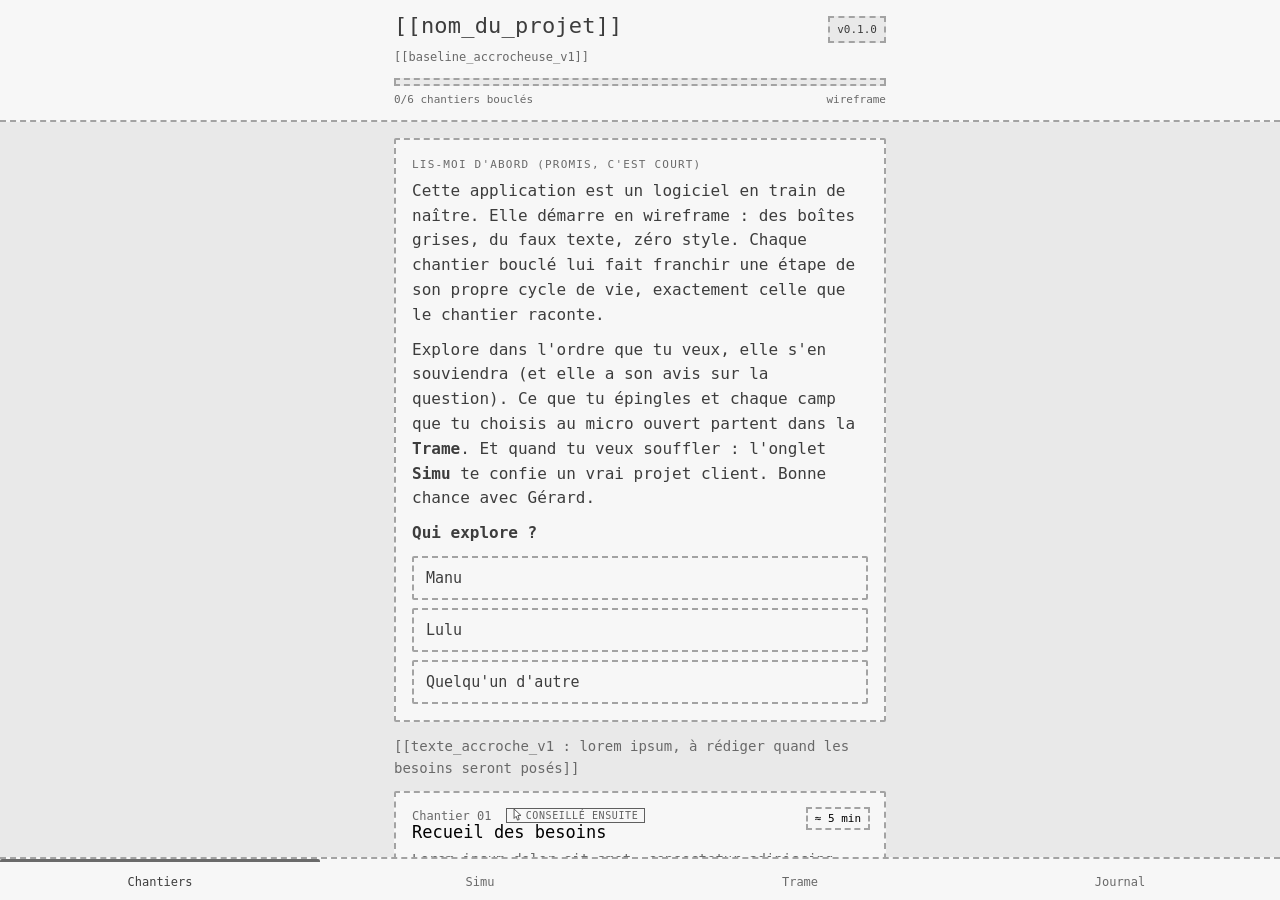
<file: index.html>
<!DOCTYPE html>
<html lang="fr">
<head>
<meta charset="UTF-8">
<meta name="viewport" content="width=device-width, initial-scale=1.0, viewport-fit=cover">
<title>Avant le prompt · Le Dernier Clic</title>
<link rel="preconnect" href="https://fonts.googleapis.com">
<link href="https://fonts.googleapis.com/css2?family=Fraunces:ital,wght@0,600;0,700;0,900;1,600&family=Caveat:wght@500;600&family=IBM+Plex+Mono:wght@400;500&family=Lora:ital,wght@0,400;0,600;1,400&display=swap" rel="stylesheet">
<style>
:root{
  --bg:#e9e9e9; --paper:#f7f7f7; --ink:#3d3d3d; --muted:#696969;
  --primary:#5f5f5f; --accent:#6a6a6a; --good:#5f5f5f; --bad:#6f6f6f;
  --bd:2px dashed #a3a3a3; --shadow:none; --radius:2px;
  --fd:ui-monospace,'SFMono-Regular',Menlo,monospace;
  --fb:ui-monospace,'SFMono-Regular',Menlo,monospace;
  --fm:ui-monospace,'SFMono-Regular',Menlo,monospace;
}
body.designed{
  --bg:#f2ece2; --paper:#fdfaf4; --ink:#18375D; --muted:#6d6782;
  --primary:#006e7c; --accent:#ba0675; --good:#006e7c; --bad:#ba0675;
  --sauge:#7dcfb6; --lilas:#eca1ff; --cyan:#a3f8ff; --ambre:#f0a04c;
  --bd:2px solid #18375D; --shadow:4px 4px 0 #18375D; --radius:3px;
  --fd:'Fraunces',Georgia,serif;
  --fb:'Lora',Georgia,serif;
  --fm:'IBM Plex Mono',ui-monospace,Menlo,monospace;
  --fs:'Caveat','Bradley Hand',cursive;
}
*{box-sizing:border-box;margin:0;padding:0}
html{-webkit-text-size-adjust:100%;height:100%}
body{
  background:var(--bg); color:var(--ink);
  font-family:var(--fb); font-size:16px; line-height:1.55;
  height:100%; overflow:hidden;
  display:grid; grid-template-rows:1fr auto; grid-template-columns:100%;
}
#scroller{grid-row:1;grid-column:1;min-height:0;overflow-y:auto;overscroll-behavior-y:contain}
body.designed{
  background-image:radial-gradient(circle at 1px 1px, rgba(24,55,93,.06) 1px, transparent 0);
  background-size:22px 22px;
}
.wrap{max-width:520px;margin:0 auto;padding:0 14px}

/* ---------- header ---------- */
header{border-bottom:var(--bd);background:var(--paper);padding:14px 0 12px}
.hrow{display:flex;align-items:baseline;justify-content:space-between;gap:8px}
h1{font-family:var(--fd);font-size:30px;line-height:1.05;font-weight:700;letter-spacing:.2px}
body:not(.designed) h1{font-size:22px;font-weight:500}
.chips{display:flex;gap:6px;align-items:center;flex-shrink:0}
.chip{font-family:var(--fm);font-size:11px;padding:3px 7px;border:var(--bd);background:var(--bg);white-space:nowrap}
.chip.prod{background:var(--accent);color:#fff;border-color:var(--accent);font-weight:500;letter-spacing:.5px}
.baseline{font-family:var(--fm);font-size:12px;color:var(--muted);margin-top:5px}
.progress{height:8px;border:var(--bd);margin-top:11px;background:var(--bg);overflow:hidden}
.progress > div{height:100%;background:var(--primary);width:0%}
body.anim .progress > div{transition:width .5s ease}
.plabel{font-family:var(--fm);font-size:11px;color:var(--muted);margin-top:5px;display:flex;justify-content:space-between}

/* ---------- cards ---------- */
main{padding:16px 0 28px}
.card{background:var(--paper);border:var(--bd);box-shadow:var(--shadow);border-radius:var(--radius);padding:16px;margin-bottom:14px}
.card h2{font-family:var(--fd);font-size:23px;line-height:1.15;margin-bottom:8px;font-weight:700}
body:not(.designed) .card h2{font-size:17px;font-weight:500}
.card h3{font-family:var(--fd);font-size:19px;margin-bottom:6px;font-weight:600}
body:not(.designed) .card h3{font-size:15px;font-weight:500}
.card p{margin-bottom:10px}
.card p:last-child{margin-bottom:0}
.eyebrow{font-family:var(--fm);font-size:11px;letter-spacing:1.2px;text-transform:uppercase;color:var(--accent);margin-bottom:6px}
.mut{color:var(--muted);font-size:14px}
.small{font-size:14px}

/* ---------- chantier list ---------- */
.chcard{display:block;width:100%;text-align:left;cursor:pointer;position:relative}
.chcard .num{font-family:var(--fm);font-size:12px;color:var(--muted)}
.chcard .status{position:absolute;top:14px;right:14px;font-family:var(--fm);font-size:11px;padding:3px 7px;border:var(--bd)}
.chcard .status.done{background:var(--primary);color:#fff;border-color:var(--primary)}
body.anim .chcard:active{transform:translate(2px,2px);box-shadow:2px 2px 0 #18375D}
.card.epi{border:2px dashed var(--accent)}

/* ---------- buttons ---------- */
button{font-family:var(--fm);font-size:14px;cursor:pointer;border-radius:var(--radius);touch-action:manipulation;-webkit-tap-highlight-color:transparent}
.btn{display:inline-block;background:var(--primary);color:#fff;border:2px solid var(--primary);padding:11px 16px;font-weight:500}
body:not(.designed) .btn{border-style:dashed}
.btn.ghost{background:var(--paper);color:var(--ink);border:var(--bd)}
.btn.wide{width:100%;text-align:center}
.btn:disabled{opacity:.45;cursor:not-allowed}
body.anim .btn:not(:disabled):active{transform:translate(2px,2px)}
.btn.acc{background:var(--accent);border-color:var(--accent)}
.backbtn{background:none;border:none;color:var(--ink);font-family:var(--fm);font-size:13px;padding:6px 0;margin-bottom:8px;text-decoration:underline;text-underline-offset:3px}

/* ---------- quiz / interactions ---------- */
.qbox{border:var(--bd);padding:13px;background:var(--bg);margin-top:10px;border-radius:var(--radius)}
.qbox .qq{font-weight:600;margin-bottom:10px}
.opts{display:flex;flex-direction:column;gap:8px}
.opt{border:var(--bd);background:var(--paper);padding:11px 12px;text-align:left;font-family:var(--fb);font-size:15px;color:var(--ink)}
.opt.correct{background:var(--primary);color:#fff;border-color:var(--primary)}
.opt.wrong{background:var(--bad);color:#fff;border-color:var(--bad)}
.feedback{margin-top:10px;padding:10px 12px;border:var(--bd);background:var(--paper);font-size:14px}
.feedback::before{content:"AU DOS";display:block;font-family:var(--fm);font-size:9.5px;letter-spacing:1.4px;color:var(--muted);margin-bottom:4px}
.score{font-family:var(--fm);font-size:12px;color:var(--muted);margin-bottom:8px}
.donebox{border:var(--bd);background:var(--paper);padding:12px;margin-top:10px;font-size:14px}
.shake{animation:shake .3s}
@keyframes shake{0%,100%{transform:translateX(0)}25%{transform:translateX(-5px)}75%{transform:translateX(5px)}}

/* ordering */
.placed{margin:0 0 10px 0;list-style:none}
.placed li{font-family:var(--fm);font-size:13px;padding:7px 10px;border:var(--bd);background:var(--paper);margin-bottom:6px}

/* checklist */
.ckitem{display:flex;gap:10px;align-items:flex-start;border:var(--bd);background:var(--paper);padding:11px 12px;width:100%;text-align:left;font-family:var(--fb);font-size:15px;color:var(--ink);margin-bottom:8px}
.ckitem .box{width:20px;height:20px;border:2px solid var(--ink);flex-shrink:0;margin-top:1px;font-size:14px;line-height:16px;text-align:center;font-family:var(--fm)}
.ckitem.sel .box{background:var(--primary);border-color:var(--primary);color:#fff}

/* bug hunt */
.mock{border:var(--bd);background:var(--paper);padding:12px;margin-top:10px}
.mock .mtitle{font-family:var(--fm);font-size:11px;letter-spacing:1px;text-transform:uppercase;color:var(--muted);margin-bottom:9px;border-bottom:var(--bd);padding-bottom:7px}
.melem{display:block;width:100%;text-align:left;border:1px solid transparent;background:none;padding:8px 9px;font-family:var(--fb);font-size:15px;color:var(--ink);border-radius:var(--radius)}
.melem:not(:last-child){margin-bottom:2px}
.melem.btnish{border:var(--bd);background:var(--bg);font-family:var(--fm);font-size:13px;text-align:center;margin-top:6px;padding:10px}
.melem.big{background:var(--accent);color:#fff;border-color:var(--accent);font-weight:500}
.melem.found{outline:3px solid var(--bad);outline-offset:-1px;position:relative}
.melem.found::after{content:"BUG";position:absolute;top:-9px;right:6px;background:var(--bad);color:#fff;font-family:var(--fm);font-size:10px;padding:1px 6px;letter-spacing:1px}

/* ---------- angles ---------- */
.angle{border:var(--bd);background:var(--paper);padding:12px;margin-bottom:10px}
.angle p{font-size:15px;margin-bottom:9px}
.pinbtn{font-family:var(--fm);font-size:12px;border:var(--bd);background:var(--bg);padding:6px 10px;color:var(--ink)}
.pinbtn.pinned{background:var(--accent);color:#fff;border-color:var(--accent)}

/* ---------- trame ---------- */
.tsec{border:var(--bd);background:var(--paper);padding:13px;margin-bottom:12px;box-shadow:var(--shadow);border-radius:var(--radius)}
.tsec .ttime{font-family:var(--fm);font-size:11px;color:var(--accent);letter-spacing:.5px;margin-bottom:3px}
.tsec h3{margin-bottom:5px}
.tsec .tdesc{font-size:14px;color:var(--muted);margin-bottom:8px}
.tsec ul{margin-left:18px}
.tsec li{font-size:14px;margin-bottom:6px}
.tsec .none{font-family:var(--fm);font-size:12px;color:var(--muted)}
/* mémo visuel : encart clair, lisible dans les trois mondes */
.tmemo{border:var(--bd);background:var(--bg);border-radius:var(--radius);padding:11px 12px 8px;margin:4px 0 12px}
.tmemo-l{font-family:var(--fm);font-size:9.5px;letter-spacing:1.4px;text-transform:uppercase;color:var(--muted);margin-bottom:6px}
.tmemo svg{width:100%;height:auto;display:block}
.tmemo-c{font-family:var(--fm);font-size:11px;color:var(--muted);margin-top:6px}
.tpoints{margin-left:18px;margin-bottom:2px}
.tpoints li{font-size:14px;margin-bottom:7px;line-height:1.5}
.timage{list-style:none;margin-left:-18px;margin-top:9px;border-left:3px solid var(--accent);padding:2px 0 2px 11px}
.timage .tim-l{font-family:var(--fm);font-size:9.5px;letter-spacing:1.2px;text-transform:uppercase;color:var(--accent);display:block;margin-bottom:2px}
body.designed .timage{border-left:none;padding-left:0;background:none}
body.designed .timage{font-family:var(--fs);font-size:18px;line-height:1.3}
body.designed .tmemo{background:#fbf6ee;border:2px solid #18375D;box-shadow:3px 3px 0 rgba(24,55,93,.85);--bg:#f2ece2;--paper:#fdfaf4;--ink:#18375D;--muted:#6a6480;--accent:#ba0675;--primary:#006e7c;--good:#006e7c}
body.designed[data-view="trame"] .tmemo-l{color:#6d6782}
body.designed[data-view="trame"] .timage .tim-l{color:var(--cyan)}
/* toggle version complète / essentielle */
.tmode{display:flex;align-items:center;gap:8px;margin-top:10px;flex-wrap:wrap}
.tmode-l{font-family:var(--fm);font-size:10px;letter-spacing:1.2px;text-transform:uppercase;color:var(--muted)}
.tmodebtn{font-family:var(--fm);font-size:12px;border:var(--bd);background:var(--bg);color:var(--ink);padding:6px 12px}
.tmodebtn.on{background:var(--accent);color:#fff;border-color:var(--accent)}
.tsec.ess .tmemo{margin-top:2px}
/* exemples concrets (mode essentielle) */
.tex{display:flex;flex-direction:column;gap:8px;margin-top:10px}
.tex-row{font-size:13.5px;line-height:1.45;border:var(--bd);border-radius:var(--radius);padding:9px 11px}
.tex-l{display:block;font-family:var(--fm);font-size:9.5px;letter-spacing:1.2px;text-transform:uppercase;margin-bottom:4px}
.tex-row.ko .tex-l{color:var(--ambre)}
.tex-row.ok .tex-l{color:var(--good)}
/* easter egg captcha */
.captcha{border:var(--bd)}
.cap-head{display:flex;align-items:baseline;gap:8px;margin-bottom:10px}
.cap-logo{font-family:var(--fm);font-weight:600;letter-spacing:1px;border:var(--bd);padding:2px 7px;font-size:13px}
.cap-sub{font-family:var(--fm);font-size:10px;letter-spacing:1px;text-transform:uppercase;color:var(--muted)}
.cap-check{display:flex;align-items:center;gap:12px;width:100%;text-align:left;border:var(--bd);background:var(--paper);padding:14px 12px;font-family:var(--fb);font-size:15px;color:var(--ink)}
.cap-box{width:24px;height:24px;flex-shrink:0;border:2px solid var(--ink);display:inline-flex;align-items:center;justify-content:center;font-family:var(--fm);font-size:16px}
.cap-check.ticked .cap-box{background:var(--good);border-color:var(--good);color:#fff}
.cap-foot{font-family:var(--fm);font-size:10px;color:var(--muted);margin-top:8px;letter-spacing:.3px}
/* pop-up de vérification */
.modal{position:fixed;inset:0;z-index:200;display:flex;align-items:center;justify-content:center;padding:20px;background:rgba(24,55,93,.55);-webkit-backdrop-filter:blur(2px);backdrop-filter:blur(2px)}
.modalbox{background:var(--paper);border:var(--bd);box-shadow:var(--shadow);border-radius:var(--radius);padding:18px;max-width:440px;width:100%;max-height:82vh;overflow-y:auto}
body.anim .modal{animation:mfade .25s ease}
body.anim .modalbox{animation:mpop .28s cubic-bezier(.2,.8,.3,1.2)}
@keyframes mfade{from{opacity:0}to{opacity:1}}
@keyframes mpop{from{opacity:0;transform:translateY(12px) scale(.98)}to{opacity:1;transform:none}}
pre{font-family:var(--fm);font-size:12px;white-space:pre-wrap;word-break:break-word;background:var(--bg);border:var(--bd);padding:12px;margin-top:10px;max-height:300px;overflow:auto}

/* ---------- journal ---------- */
.logline{font-family:var(--fm);font-size:12.5px;border-bottom:1px dashed var(--muted);padding:9px 0;line-height:1.5}
.logline .hash{color:var(--accent)}
.logline .lmsg{color:var(--ink)}
.logline .ldate{color:var(--muted);font-size:11px}
.ticket{border:var(--bd);background:var(--paper);padding:10px 12px;margin-bottom:8px;font-size:14px}
.ticket .tid{display:block;font-family:var(--fm);font-size:11px;color:var(--accent);margin-bottom:3px}

/* ---------- nav ---------- */
nav{grid-row:2;grid-column:1;background:var(--paper);border-top:var(--bd);display:flex;padding-bottom:env(safe-area-inset-bottom)}
nav button{flex:1;background:none;border:none;padding:13px 4px 11px;font-family:var(--fm);font-size:12px;color:var(--muted);border-top:3px solid transparent}
nav button.on{color:var(--ink);border-top-color:var(--accent);font-weight:500}
nav .badge{display:inline-block;min-width:17px;padding:1px 4px;background:var(--accent);color:#fff;font-size:10px;margin-left:3px;border-radius:8px}
nav .badge[hidden]{display:none}

/* ---------- toast ---------- */
#toasts{grid-row:1;grid-column:1;align-self:end;z-index:99;margin:0 12px 10px;display:flex;flex-direction:column;gap:8px;pointer-events:none}
.toast{background:var(--ink);color:var(--paper);font-family:var(--fm);font-size:13px;padding:12px 14px;border-radius:var(--radius);box-shadow:var(--shadow);opacity:0;transform:translateY(8px)}
.toast.show{opacity:1;transform:translateY(0)}
body.anim .toast{transition:opacity .3s,transform .3s}

.stampdone{display:inline-block;font-family:var(--fm);font-size:12px;letter-spacing:1.5px;border:2px solid var(--primary);color:var(--primary);padding:4px 10px;transform:rotate(-2deg);text-transform:uppercase;font-weight:500}
#apptitle,#version{cursor:pointer;touch-action:manipulation;-webkit-tap-highlight-color:transparent}
.meters{display:flex;flex-direction:column;gap:9px}
.meter{display:flex;align-items:center;gap:8px;font-family:var(--fm);font-size:11px}
.meter .ml{width:128px;flex-shrink:0;color:var(--muted)}
.meter .mbar{flex:1;height:10px;border:var(--bd);background:var(--bg);overflow:hidden}
.meter .mbar>div{height:100%}
body.anim .meter .mbar>div{transition:width .4s ease}
.meter b{width:30px;text-align:right}
.gitfile{font-family:var(--fm);font-size:12px;border:var(--bd);background:var(--bg);padding:10px 12px;line-height:1.75;overflow-x:auto}
.gl-file{color:var(--muted);font-size:10px;letter-spacing:.5px;margin-bottom:6px;border-bottom:1px dashed var(--muted);padding-bottom:4px}
.gl-marker{color:var(--accent);font-weight:500}
.gl-lulu{border-left:3px solid var(--primary);padding-left:7px}
.gl-manu{border-left:3px solid var(--accent);padding-left:7px}
.opt.sel{background:var(--primary);color:#fff;border-color:var(--primary)}
.deltas{font-family:var(--fm);font-size:11px;color:var(--accent)}
.hook{font-style:italic;color:var(--accent);font-size:14px;margin-top:3px}
body:not(.designed) .hook{color:var(--muted)}
.nextchip{font-family:var(--fm);font-size:10px;border:1px solid var(--primary);color:var(--primary);padding:1px 6px;margin-left:7px;letter-spacing:.6px;text-transform:uppercase;vertical-align:1px}
.nextchip .cur{width:9px;height:12px;vertical-align:-2px;margin-right:4px}
.btn.soft{opacity:.55}
.fig{margin:13px 0 0}
.fig svg{width:100%;height:auto;display:block}
.figcap{font-family:var(--fm);font-size:11px;color:var(--muted);margin-top:6px}
.askbox{border:var(--bd);background:var(--bg);padding:10px 12px;margin-top:11px}
.askt{font-family:var(--fm);font-size:10px;letter-spacing:1px;text-transform:uppercase;color:var(--primary);margin-bottom:6px}
.askbox ul{margin-left:16px}
.askbox li{font-size:14px;margin-bottom:5px}
.askbox li:last-child{margin-bottom:0}
hr.sep{border:none;border-top:var(--bd);margin:14px 0}

/* ---------- tri à chaud ---------- */
.sorthead{display:flex;align-items:baseline;gap:10px}
.combo{font-family:var(--fm);font-size:11px;color:var(--accent);font-weight:500}
.tleft{margin-left:auto;font-family:var(--fm);font-size:12px;color:var(--ink)}
.timerbar{height:8px;border:var(--bd);background:var(--bg);margin-top:8px;overflow:hidden}
.timerbar>div{height:100%;width:100%;background:var(--accent)}
.opt.big{text-align:center;font-family:var(--fm);font-size:16px;padding:16px 12px}
.sortrecap{margin-top:10px}
.recapline{border:var(--bd);background:var(--paper);padding:8px 10px;margin-top:6px;font-size:13px}

/* ---------- jenga du couplage ---------- */
.jenga{display:flex;flex-direction:column;gap:14px;margin-top:4px}
.jlbl{font-family:var(--fm);font-size:10px;letter-spacing:1px;text-transform:uppercase;color:var(--muted)}
.jset{position:relative;display:grid;grid-template-columns:repeat(3,1fr);gap:6px;margin-top:6px}
.jbrick{border:var(--bd);background:var(--paper);padding:12px 4px;font-family:var(--fm);font-size:11px;color:var(--ink);min-height:44px}
.jset.soude .jbrick{transform:rotate(-.6deg)}
.jset.soude .jbrick:nth-child(2n){transform:rotate(.8deg)}
.weldnet{position:absolute;inset:2px;width:calc(100% - 4px);height:calc(100% - 4px);pointer-events:none}
.jbrick.out{opacity:.25}
body.anim .jbrick{transition:opacity .25s}
.jset.shake{animation:shake .3s}

/* ---------- triage du backlog ---------- */
.ticket.cur{border-width:2px;font-size:15px}
.cols{display:flex;gap:6px;margin-top:12px}
.col{flex:1;border:var(--bd);background:var(--bg);padding:6px;min-height:74px}
.collbl{display:block;font-family:var(--fm);font-size:9.5px;letter-spacing:.8px;text-transform:uppercase;color:var(--muted);text-align:center;margin-bottom:6px}
.ticket.mini{font-size:10.5px;padding:5px 6px;margin-bottom:5px;line-height:1.35}

/* ---------- mode intrusion ---------- */
body.designed .chcard.intrus{background:#18375D;color:#f2ece2;border-color:#18375D}
body.designed .chcard.intrus .num{color:rgba(242,236,226,.7)}
body.designed .chcard.intrus .hook{color:var(--cyan)}
body.designed .chcard.intrus .status{border-color:rgba(242,236,226,.45);color:#f2ece2;background:none}
body.designed .chcard.intrus .status.done{background:var(--primary);border-color:var(--primary);color:#fff}
body.designed[data-view="intrusion"]{
  --bg:#18375D; --paper:#1e3d63; --ink:#f2ece2; --muted:rgba(242,236,226,.66);
  --primary:#a3f8ff; --good:#a3f8ff;
  --bd:1.5px solid rgba(242,236,226,.28); --shadow:none;
  background-image:radial-gradient(85% 55% at 82% -8%, rgba(163,248,255,.07), transparent 60%);
}
body.designed[data-view="intrusion"] .eyebrow{color:var(--cyan)}
body.designed[data-view="intrusion"] .melem.found::after{content:"FAILLE"}

/* ---------- les trois mondes (DA Le Dernier Clic) ---------- */
body.designed .hook{font-family:var(--fs);font-style:normal;font-size:20px;line-height:1.25}
body.designed[data-view="journal"]{
  --bg:#18375D; --paper:#1e3d63; --ink:#f2ece2; --muted:rgba(242,236,226,.66);
  --primary:#a3f8ff; --good:#a3f8ff;
  --bd:1.5px solid rgba(242,236,226,.28); --shadow:none;
  background-image:radial-gradient(85% 55% at 82% -8%, rgba(125,207,182,.09), transparent 60%);
}
body.designed[data-view="journal"] .logline .hash{color:var(--cyan)}
body.designed[data-view="journal"] .logline .ldate{color:var(--ambre)}
body.designed[data-view="journal"] .ticket .tid{color:var(--cyan)}
body.designed[data-view="simu"],body.designed[data-view="trame"]{
  --bg:#006e7c; --paper:#00616d; --ink:#f2ece2; --muted:rgba(242,236,226,.75);
  --primary:#a3f8ff; --good:#a3f8ff;
  --bd:1.5px solid rgba(242,236,226,.3); --shadow:none;
}
body.designed[data-view="simu"]{background-image:repeating-linear-gradient(0deg,rgba(255,255,255,.03) 0 1px,transparent 1px 4px)}
body.designed[data-view="simu"] .btn:not(.ghost),body.designed[data-view="trame"] .btn:not(.ghost){background:var(--accent);border-color:var(--accent);color:#fff}
body.designed[data-view="simu"] .opt.sel,body.designed[data-view="trame"] .opt.sel{color:#0d3a41}
body.designed[data-view="simu"] .deltas,body.designed[data-view="trame"] .ttime{color:var(--cyan)}
body.designed[data-view="simu"] .eyebrow,body.designed[data-view="trame"] .eyebrow{color:var(--cyan)}
body.designed[data-view="journal"] .eyebrow{color:var(--cyan)}
body.designed[data-view="journal"] .logline{border-bottom-color:rgba(242,236,226,.35)}
body.designed hr.sep{border:none;height:14px;margin:16px 0;background:url("data:image/svg+xml,%3Csvg xmlns='http://www.w3.org/2000/svg' width='46' height='14'%3E%3Cg fill='%236d6782'%3E%3Crect x='2' y='5' width='2' height='4'/%3E%3Crect x='8' y='3' width='2' height='8'/%3E%3Crect x='14' y='1' width='2' height='12'/%3E%3Crect x='20' y='4' width='2' height='6'/%3E%3Crect x='26' y='2' width='2' height='10'/%3E%3Crect x='32' y='5' width='2' height='4'/%3E%3Crect x='38' y='3' width='2' height='8'/%3E%3C/g%3E%3C/svg%3E") repeat-x center/auto 14px}
body.designed::after{content:"";position:fixed;inset:0;pointer-events:none;z-index:98;opacity:.05;background-image:url("data:image/svg+xml,%3Csvg xmlns='http://www.w3.org/2000/svg' width='160' height='160'%3E%3Cfilter id='n'%3E%3CfeTurbulence type='fractalNoise' baseFrequency='.9' numOctaves='2'/%3E%3C/filter%3E%3Crect width='160' height='160' filter='url(%23n)'/%3E%3C/svg%3E")}
/* ---------- animation des schémas (après le chantier Développement) ---------- */
@media (prefers-reduced-motion: no-preference){
  body.anim .fig svg,body.anim .tmemo svg{opacity:0;transform:translateY(10px);transition:opacity .55s ease,transform .55s ease}
  body.anim .fig svg.drawn,body.anim .tmemo svg.drawn{opacity:1;transform:none}
  body.anim .fig svg .dr,body.anim .tmemo svg .dr{stroke-dasharray:1;stroke-dashoffset:1;transition:stroke-dashoffset 1.05s ease .25s}
  body.anim .fig svg.drawn .dr,body.anim .tmemo svg.drawn .dr{stroke-dashoffset:0}
  /* boucles ambiantes, lancees une fois le schema revele */
  body.anim .drawn .ants{animation:svgants 2.6s linear infinite}
  body.anim .drawn .pulse{animation:svgpulse 2.9s ease-in-out infinite;transform-box:fill-box;transform-origin:center}
  body.anim .drawn .breathe{animation:svgbreathe 3.6s ease-in-out infinite}
  body.anim .drawn .blink{animation:svgblink 1.9s steps(1,end) infinite}
  body.anim .drawn .spin{animation:svgspin 16s linear infinite;transform-box:fill-box;transform-origin:center}
  body.anim .drawn .wob{animation:svgwob 3.4s ease-in-out infinite;transform-box:fill-box;transform-origin:center}
  @keyframes svgants{to{stroke-dashoffset:-18}}
  @keyframes svgpulse{0%,100%{transform:scale(1);opacity:.9}50%{transform:scale(1.55);opacity:.45}}
  @keyframes svgbreathe{0%,100%{opacity:1}50%{opacity:.5}}
  @keyframes svgblink{0%,55%{opacity:1}56%,100%{opacity:.2}}
  @keyframes svgspin{to{transform:rotate(360deg)}}
  @keyframes svgwob{0%,100%{transform:rotate(0)}25%{transform:rotate(-1.6deg)}75%{transform:rotate(1.6deg)}}
}
@media (prefers-reduced-motion: reduce){*{animation:none !important;transition:none !important}}
</style>
</head>
<body>
<div id="scroller">
<header>
  <div class="wrap">
    <div class="hrow">
      <h1 id="apptitle" data-a="title">[[nom_du_projet]]</h1>
      <div class="chips">
        <span class="chip" id="version" data-a="vchip">v0.1.0</span>
        <span class="chip prod" id="prodchip" hidden>EN PROD</span>
      </div>
    </div>
    <div class="baseline" id="baseline">[[baseline_accrocheuse_v1]]</div>
    <div class="progress"><div id="pbar"></div></div>
    <div class="plabel"><span id="plabel">0/6 chantiers bouclés</span><span id="pmeta">wireframe</span></div>
  </div>
</header>
<main><div class="wrap" id="app"></div></main>
</div>
<div id="toasts" role="status" aria-live="polite"></div>
<nav aria-label="Navigation principale">
  <button data-a="nav" data-id="home" id="nav-home">Chantiers</button>
  <button data-a="nav" data-id="simu" id="nav-simu">Simu</button>
  <button data-a="nav" data-id="trame" id="nav-trame">Trame<span class="badge" id="pincount" hidden>0</span></button>
  <button data-a="nav" data-id="journal" id="nav-journal">Journal</button>
</nav>
<script>
/* ============ AVANT LE PROMPT · Le Dernier Clic ============ */

/* ---------- Contenu ---------- */
const CH=[
{id:"besoins",num:"Chantier 01",title:"Recueil des besoins",
 tag:"Tout part d'un problème à cerner, avant même de penser à la solution.",
 hook:"Où l'on découvre que le projet le plus rentable de l'année est parfois celui qu'on ne code jamais.",mins:5,
 lorem:"Lorem ipsum dolor sit amet, consectetur adipiscing elit.",
 notions:[
  {t:"Pourquoi tout commence là",fig:"cost",body:[
   "Le principe fondateur du génie logiciel tient en une phrase : plus une erreur est détectée tard, plus elle coûte cher. Une exigence mal comprise et corrigée au stade du besoin, c'est une phrase à réécrire. La même erreur découverte en production, c'est du code à défaire, des données à réparer et des utilisateurs à rassurer. Tout le cycle de vie existe pour attraper les problèmes au plus tôt. Pour donner un ordre de grandeur, une étude Tricentis a chiffré les défaillances logicielles à 1 700 milliards de dollars de pertes sur une seule année.",
   "Et avant même le premier besoin, la théorie prévoit une étude d'opportunité qui pose une question délicieusement frugale : faut-il vraiment développer ce logiciel ? Parfois la réponse est non, et c'est alors le projet le plus rentable de l'année."
  ]},
  {t:"Recueillir, concrètement",ask:["Qui va utiliser le système, et pour faire quoi ?","Quelles données entrent, quelles données sortent ?","Que se passe-t-il quand ça échoue ou qu'on annule ?","Qu'est-ce qui doit rester vrai dans deux ans ?"],body:[
   "Le recueil a ses techniques, toutes fondées sur la même logique : les gens décrivent mal ce qu'ils font vraiment, il faut donc croiser les sources. Les manuels en listent quatre : étudier l'existant (l'ancien logiciel, le tableur bricolé, le cahier papier), mener des entretiens avec les futurs utilisateurs, observer le travail réel sur le terrain, et envoyer des questionnaires quand les gens sont nombreux. Votre phase « bricolage » avant le portail était exactement de l'étude de l'existant, en version vécue.",
   "Les exigences récoltées se valident ensuite, avant d'aller plus loin, sur trois critères : réalisme (faisable dans les contraintes), cohérence (aucune exigence n'en contredit une autre) et exhaustivité (rien d'essentiel n'a été oublié). Une exigence floue détectée ici coûte une conversation. La même, détectée en production, coûte une version."
  ]},
  {t:"Fonctionnel ou non fonctionnel",body:[
   "Un besoin fonctionnel décrit ce que le système doit faire : acheter un ticket, créer un épisode, déposer un fichier. Un besoin non fonctionnel décrit comment il doit le faire : être disponible, rapide, simple à prendre en main, conforme au RGPD. Les deux se travaillent dès le départ. L'accessibilité ou la sécurité rajoutées à la fin pour faire joli, on sait déjà comment ça se termine."
  ]},
  {t:"Le cahier des charges (vous connaissez déjà)",body:[
   "Dans l'épisode précédent, on a parlé PRD, user stories, critères d'acceptation, cas limites. Bonne nouvelle : tout ça correspond à du génie logiciel classique, avec un vocabulaire moderne. Le PRD est la spécification fonctionnelle, le fameux cahier des charges. Une user story est une exigence exprimée du point de vue de l'utilisateur. Et les critères d'acceptation servent de base directe aux futurs tests. La théorie ajoute une règle d'or : aucune décision technique à ce stade. Le quoi d'abord, le comment ensuite.",
   "Autre point que les cours martèlent : les besoins changent inévitablement. Un cahier des charges se conçoit donc pour être modifié, jamais gravé dans le marbre."
  ]}
 ],
 inter:{type:"sort",title:"À toi de jouer : le tri à chaud",
  intro:"Gérard est au téléphone et il énumère. Trente secondes, six exigences d'un distributeur de tickets : fonctionnel ou non fonctionnel, tranche à la volée.",
  opts:["Fonctionnel","Non fonctionnel"],
  items:[
   {q:"Permettre aux voyageurs d'acheter des coupons",a:0,why:"Une action que le système doit rendre possible : fonctionnel."},
   {q:"Le code doit être écrit en Java",a:1,why:"Une contrainte de réalisation, qui ne décrit aucune action pour l'utilisateur : non fonctionnel."},
   {q:"Être facile à utiliser",a:1,why:"L'ergonomie qualifie le comment, pas le quoi : non fonctionnel."},
   {q:"Permettre d'imprimer son ticket",a:0,why:"Le système doit faire quelque chose de concret : fonctionnel."},
   {q:"Être disponible en permanence",a:1,why:"La disponibilité est un critère de qualité : non fonctionnel."},
   {q:"Interdire tout accès non autorisé",a:0,why:"Piège classique : le système doit activement contrôler les accès. C'est une fonction à part entière."}
  ]},
 angles:[
  {id:"a-b1",txt:"Corriger une erreur au stade du besoin coûte 1, la même erreur en production coûte 100. Toute la discipline du cycle de vie découle de cette courbe."},
  {id:"a-b2",txt:"L'étude d'opportunité, ou l'art de se demander s'il faut développer. La sobriété numérique commence avant la première ligne de code."},
  {id:"a-b3",txt:"PRD, user stories, critères d'acceptation : dans l'épisode précédent, on faisait du génie logiciel des années 70 sans le savoir."},
  {id:"a-b4",txt:"Recueillir, c'est croiser les sources : entretiens, observation, étude de l'existant. Votre phase bricolage avant le portail en était, sans le nom."}
 ]},

{id:"conception",num:"Chantier 02",title:"Conception",
 tag:"Du quoi au comment, sans écrire une ligne de code.",
 hook:"Où l'on apprend à distinguer le Lego de la soudure, sans écrire une seule ligne de code.",mins:5,
 lorem:"Sed do eiusmod tempor incididunt ut labore et dolore.",
 notions:[
  {t:"L'architecture avant les murs",body:[
   "La conception traduit le cahier des charges en plan de construction. La conception générale dessine l'architecture : quelles grandes briques composent le système, comment elles se parlent, où vivent les données. La conception détaillée zoome ensuite sur chaque brique, jusqu'à ce qu'elle soit assez petite pour être codée et testée. Détail notable : cette phase ne produit aucune ligne de code, et c'est précisément son intérêt. Modifier un schéma coûte infiniment moins cher que modifier un système en production."
  ]},
  {t:"Concevoir, concrètement",ask:["Où vivent les données, et qui a le droit d'y toucher ?","Quelles briques se parlent, et par quelle porte ?","Qu'est-ce qui changera dans six mois, et est-ce isolé ?","Comment vérifiera-t-on que chaque brique fonctionne ?"],body:[
   "La démarche des manuels tient en une phrase : esquisser plusieurs variantes de solution, choisir celle qui offre le meilleur rapport entre coûts et avantages, puis la figer et la détailler. On descend ensuite par niveaux : l'architecture d'ensemble, les interfaces entre les briques (décrites sans ambiguïté, pour qu'on puisse utiliser une brique sans connaître son intérieur), puis chaque brique, ses données et ses algorithmes.",
   "Le réflexe le plus rentable : identifier ce qui changera le plus souvent, et l'isoler derrière une interface stable. Le taux de TVA, le fournisseur d'envoi d'emails, la charte graphique : tout ce qui bouge se range dans une brique remplaçable."
  ]},
  {t:"Cohésion forte, couplage faible",fig:"lego",body:[
   "Le secret des logiciels qui vieillissent bien tient en quatre mots. Cohésion : chaque brique fait une seule chose, et la fait entièrement. Couplage : les briques dépendent le moins possible les unes des autres. Une fonction qui envoie un email, calcule la TVA et met à jour le stock coche toutes les mauvaises cases : impossible d'y toucher sans risquer de tout casser. Des briques cohérentes et peu couplées se remplacent, se testent et se comprennent une par une. Du Lego plutôt que de la soudure."
  ]},
  {t:"Les tests se préparent ici",body:[
   "Surprise de la théorie : les plans de test s'écrivent pendant la conception, bien avant le code. En dessinant chaque brique, on décrit déjà comment on vérifiera qu'elle fonctionne (le futur plan de tests unitaires) et comment on vérifiera que l'assemblage tient (le plan d'intégration). C'est l'idée du fameux cycle en V : chaque étape de construction prépare, en face d'elle, l'étape de vérification qui lui répondra."
  ]}
 ],
 inter:{type:"jenga",title:"À toi de jouer : le jenga du couplage",
  intro:"Deux versions du même portail, six briques chacune. Tape les briques et regarde ce qui bouge : la leçon passe par les doigts.",
  soude:["toutFaire()","newsletter","site web","stock","TVA","emails"],
  lego:["Réservations","Clients","Planning","Paiement","Stats","Emails"],
  weldWhy:"Tu visais une brique, tout l'ensemble a tremblé. Une fonction toutFaire() qui publie, envoie la newsletter et régénère le site coche toutes les mauvaises cases : le jour où la newsletter change, la publication casse avec. Cohésion faible, couplage fort.",
  legoWhy:"La brique sort seule et les autres ne bronchent pas : des portes d'entrée claires, aucune fouille dans les fichiers internes des voisines. Couplage faible, modifications sans sueur."},
 angles:[
  {id:"a-c1",txt:"Cohésion forte, couplage faible : quatre mots qui expliquent pourquoi certaines apps évoluent sans douleur et d'autres cassent dès qu'on les touche."},
  {id:"a-c2",txt:"La conception ne produit aucune ligne de code, et c'est sa force : modifier un schéma coûte cent fois moins cher que modifier la prod."},
  {id:"a-c3",txt:"Les plans de test s'écrivent pendant la conception : le principe du cycle en V, qu'on applique déjà sans le savoir avec les critères d'acceptation."},
  {id:"a-c4",txt:"Isoler ce qui change : le taux de TVA, le fournisseur d'emails, la charte graphique. La question de conception qui sauve toutes les évolutions futures."}
 ]},

{id:"dev",num:"Chantier 03",title:"Développement et versionnage",
 tag:"Coder, assembler, et surtout ne jamais perdre l'historique.",
 hook:"Où Git sauve trois jours de travail et une amitié professionnelle.",mins:6,
 lorem:"Ut enim ad minim veniam, quis nostrud exercitation.",
 notions:[
  {t:"Le code, enfin (et l'assemblage)",body:[
   "Le codage traduit la conception détaillée en langage de programmation. C'est souvent la phase la plus longue, rarement la plus décisive : à ce stade, toutes les vraies questions sont censées avoir trouvé réponse. Vient ensuite l'intégration : assembler les briques codées séparément et vérifier qu'elles tiennent ensemble. Deux briques parfaites isolément peuvent très bien refuser de se parler une fois réunies, et c'est exactement pour ça que l'intégration a ses propres tests."
  ]},
  {t:"Bien développer, sans citer un seul langage",ask:["Quelqu'un d'autre comprendrait-il ce code sans moi ?","Que se passe-t-il si l'entrée est vide, énorme ou absurde ?","Cette fonction fait-elle une seule chose ?","Puis-je tester ce morceau isolément ?"],body:[
   "Les bonnes pratiques du développement tiennent sans nommer un langage, parce qu'elles parlent de lecture : un code s'écrit une fois et se relit des dizaines de fois, par d'autres et par soi-même dans six mois. D'où des règles universelles : des noms qui disent ce que les choses font, des fonctions courtes qui font une seule chose (la cohésion, encore elle), des commentaires qui expliquent le pourquoi plutôt que le comment, et le traitement des erreurs pensé dès l'écriture, jamais rajouté après.",
   "Et l'on avance par petits pas : une petite modification, un commit, une vérification, et on recommence. Les gros chantiers d'un seul bloc produisent les gros conflits et les longues soirées."
  ]},
  {t:"Git, la machine à remonter le temps",body:[
   "Git est un système de gestion de versions : un journal de bord qui enregistre chaque état du code. Chaque enregistrement s'appelle un commit, une photo datée, signée et commentée du projet. On peut revenir à n'importe quelle photo, comparer deux états, comprendre qui a changé quoi et pourquoi. Sans versionnage, une mauvaise manipulation efface trois jours de travail. Avec, la question devient simplement : à quel commit revient-on ?"
  ]},
  {t:"Branches, merge et conflits",fig:"git",body:[
   "Travailler à plusieurs sur le même code sans s'écraser mutuellement, voilà le vrai superpouvoir de Git. Chacun travaille sur une branche, une copie parallèle du projet. Quand le travail est prêt, on fusionne (merge) sa branche dans la version commune. Si deux personnes ont modifié la même ligne, Git s'arrête et déclare un conflit : à un humain de décider quelle version garder. Pas de panique devant un conflit, rien n'est cassé. Git refuse simplement de trancher à la place des humains."
  ]},
  {t:"La revue de code, ou personne ne merge seul",body:[
   "Dans une équipe, on ne fusionne pas son propre travail en douce. On ouvre une pull request : une demande de fusion que quelqu'un d'autre relit avant de l'approuver. La revue de code attrape des bugs, mais elle fait mieux : elle diffuse la connaissance. Si une seule personne comprend une partie du code, l'équipe a un problème qui attend son jour. Dans les grandes boîtes, ce garde-fou est tout simplement obligatoire."
  ]}
 ],
 inter:{type:"conflict",title:"À toi de jouer : résous le conflit",
  intro:"Lulu et Manu ont modifié la même ligne du fichier titre_episode.md. Git s'est arrêté net et attend un humain. C'est toi.",
  file:"titre_episode.md",
  ours:{who:"branche-de-lulu",txt:"Le cycle de vie d'un logiciel, sans le jargon"},
  theirs:{who:"branche-de-manu",txt:"Du besoin à la prod : la vie secrète des applis"},
  merged:"Du besoin à la prod : le cycle de vie d'un logiciel, sans le jargon",
  opts:[
   {t:"Garder la version de Lulu",ok:true,res:"lulu",why:"Choix net. Git enregistre la résolution, et la version de Manu reste dans l'historique : un commit n'oublie rien."},
   {t:"Garder la version de Manu",ok:true,res:"manu",why:"Choix net. La version de Lulu reste dans l'historique, consultable pour toujours : rien ne se perd."},
   {t:"Fusionner les deux à la main",ok:true,res:"merge",why:"La voie royale : un conflit est souvent l'occasion d'écrire une version meilleure que les deux d'origine."},
   {t:"Effacer les lignes bizarres avec les chevrons et garder tout",ok:false,why:"Le fichier contiendrait les deux titres collés l'un à l'autre. Les marqueurs signalent un choix à rendre, pas du bruit à nettoyer."}
  ]},
 angles:[
  {id:"a-d1",txt:"Git, le journal de bord du code : chaque commit est une photo datée et commentée, à laquelle on peut toujours revenir."},
  {id:"a-d2",txt:"Le conflit de merge démystifié : Git ne casse rien, il refuse juste poliment de choisir entre deux humains qui ont modifié la même ligne."},
  {id:"a-d3",txt:"La revue de code : dans une vraie boîte, personne ne fusionne son propre travail sans un deuxième regard. Et ça change tout, y compris avec une IA."},
  {id:"a-d4",txt:"Un code s'écrit une fois et se relit cent : toutes les bonnes pratiques de développement découlent de cette asymétrie."}
 ]},

{id:"tests",num:"Chantier 04",title:"Tests",
 tag:"Partir à la chasse aux défauts, tant qu'ils coûtent encore trois fois rien.",
 hook:"Où une fusée à 370 millions de dollars explose pour une variable trop petite.",mins:8,
 lorem:"Duis aute irure dolor in reprehenderit in voluptate.",
 notions:[
  {t:"De l'erreur humaine à la défaillance",fig:"chain",body:[
   "La théorie distingue toute une chaîne. Une erreur humaine (une formule mal retranscrite, par exemple) introduit un défaut dans le code. Ce défaut peut rester invisible des années, jusqu'au jour où il provoque une défaillance : le comportement observable qui plante. En 1996, Ariane 5 a explosé quarante secondes après le décollage pour un dépassement de capacité dans un calcul, 370 millions de dollars. En 1962, la sonde Mariner 1 a dévié de sa trajectoire pour une formule mal transcrite. Tester, c'est remonter cette chaîne avant qu'elle n'arrive au bout."
  ]},
  {t:"Trois étages de tests",fig:"pyramide",body:[
   "Les tests unitaires vérifient chaque brique isolément : cette fonction rend-elle le bon résultat ? Les tests d'intégration vérifient l'assemblage : les briques se parlent-elles correctement ? Et la recette (les tests d'acceptation) vérifie le tout avec de vraies données et de vrais yeux : le logiciel répond-il au besoin ? Le cahier de recettes reprend chaque user story et lui associe des scénarios de test concrets. Rien de mystérieux là-dedans : c'est la traduction directe du cahier des charges en vérifications."
  ]},
  {t:"La grande famille des tests (dont la régression)",fig:"regression",body:[
   "Au-delà des trois étages, les tests se déclinent par intention. Les tests fonctionnels vérifient ce que fait le logiciel ; les tests non fonctionnels vérifient comment il le fait : performance et tenue en charge, sécurité, compatibilité entre navigateurs et appareils, accessibilité. Et l'on distingue la boîte noire (tester depuis l'extérieur, comme un utilisateur, sans regarder le code) de la boîte blanche (tester en connaissant l'intérieur).",
   "Le smoke test mérite son histoire : le terme vient de l'électronique, où l'on met la carte sous tension avant toute chose. Si de la fumée s'en échappe, on arrête tout, inutile de tester plus loin. En logiciel, même idée : une poignée de vérifications vitales, passées en quelques minutes sur chaque nouvelle version. L'application démarre, on peut se connecter, l'écran principal s'affiche. Si l'une échoue, la version est rejetée sur-le-champ : le smoke test est un portier, il évite de gaspiller une journée de recette complète sur un produit qui ne tient même pas debout.",
   "Puis il y a le plus important pour un logiciel qui vit : le test de régression. Puisque la plupart des corrections introduisent de nouvelles erreurs, on rejoue après chaque modification les tests qui passaient hier, pour vérifier que rien n'a reculé ailleurs. C'est répétitif, donc c'est exactement ce qu'on automatise : une suite de tests qui se relance seule à chaque changement, le filet de sécurité permanent du projet. Sans elle, chaque correction est un pari."
  ]},
  {t:"Écrire un bon cas de test",ask:["Quel est le résultat attendu, écrit avant d'exécuter ?","Quelles sont les frontières, et que se passe-t-il juste au-delà ?","Ce test échouerait-il vraiment si le code cassait ?","Sera-t-il rejoué à la prochaine modification ?"],body:[
   "Un cas de test a une anatomie fixe : une situation de départ, une action, un résultat attendu. On exécute, on compare le résultat obtenu à l'attendu, et l'écart se consigne. Tout part des critères d'acceptation des user stories : chaque critère devient au moins un cas de test.",
   "Comme le test exhaustif est impossible, deux techniques classiques aident à choisir les bonnes valeurs. Les partitions d'équivalence : si un champ accepte de 1 à 100, inutile de tester 47 puis 48 puis 49, une valeur par famille suffit (une valide, une trop petite, une trop grande). Et les valeurs limites : les bugs adorent les frontières, on teste donc 0, 1, 100 et 101. Quatre valeurs qui en représentent dix mille."
  ]},
  {t:"Vérification et validation",body:[
   "Deux questions qui se ressemblent et ne se remplacent pas. Vérification : construit-on le produit correctement, conformément aux spécifications ? Validation : construit-on le bon produit, celui qui répond au besoin réel ? Métaphore des cours : vérifier, c'est contrôler le plan de la maison avant de la construire. Valider, c'est s'assurer qu'on y vit bien une fois construite. Un logiciel peut réussir brillamment la première et rater la seconde."
  ]},
  {t:"Trois principes qui décoiffent",body:[
   "Les manuels de test posent des principes contre-intuitifs. Un : tester montre la présence de défauts, jamais leur absence. Deux : le test exhaustif est impossible, on priorise donc les zones critiques. Trois : zéro défaut trouvé ne signifie pas logiciel utile. Une application techniquement parfaite qui ne répond pas au besoin reste un échec. La qualité se joue donc bien avant les tests."
  ]}
 ],
 inter:{type:"bugs",title:"À toi de jouer : la recette",
  intro:"Cette fiche d'épisode contient 4 anomalies. Trouve-les toutes en tapant dessus. Indice : tout ce qui se voit se teste, y compris les libellés et l'ergonomie.",
  els:[
   {label:"Épisode 42 · Le cycle de vie d'un logiciel",kind:"ok",cls:"",why:"Rien à signaler. Beau titre, d'ailleurs."},
   {label:"Statut : en préparation",kind:"ok",cls:"",why:"Rien à signaler."},
   {label:"Publié le 32/02/2026",kind:"bug",cls:"",why:"Le 32 février n'existe dans aucun calendrier connu : défaut de validation des entrées."},
   {label:"Durée estimée : 45 min",kind:"ok",cls:"",why:"Techniquement, pas un bug. Statistiquement improbable chez vous, mais pas un bug."},
   {label:"Sources : -3",kind:"bug",cls:"",why:"Un compteur négatif : quelque part, le code soustrait ce qu'il devrait additionner."},
   {label:"Invité : (aucun)",kind:"ok",cls:"",why:"Rien à signaler. Pour l'instant."},
   {label:"Enregisrter",kind:"bug",cls:"btnish",why:"Coquille dans le libellé du bouton. Petite, visible, et personne ne l'a relue."},
   {label:"TOUT SUPPRIMER",kind:"bug",cls:"btnish big",why:"Le bouton le plus destructeur mis en avant comme action principale, sans confirmation. Un défaut d'expérience utilisateur est aussi un défaut."}
  ],total:4},
 angles:[
  {id:"a-t1",txt:"Tester montre la présence de bugs, jamais leur absence : la phrase qui recadre toutes les promesses de qualité."},
  {id:"a-t2",txt:"Ariane 5, 1996 : 370 millions de dollars partis en fumée pour un dépassement de capacité. Le prix d'un défaut détecté trop tard."},
  {id:"a-t3",txt:"Le cahier de recettes : chaque user story devient un scénario de test, et la boucle se referme sur le cahier des charges."},
  {id:"a-t4",txt:"Zéro bug ne veut pas dire logiciel utile : on peut construire parfaitement le mauvais produit."},
  {id:"a-t5",txt:"La régression : chaque correction peut casser ailleurs, alors on rejoue les tests d'hier à chaque modification. Le filet qu'on finit par automatiser."},
  {id:"a-t6",txt:"0, 1, 100, 101 : l'art de choisir quatre valeurs qui en testent dix mille. Partitions d'équivalence et valeurs limites, avec un simple champ de formulaire."},
  {id:"a-t7",txt:"Le smoke test, héritage de l'électronique : si de la fumée sort à l'allumage, on arrête tout. En logiciel, cinq minutes de vérifications vitales avant d'investir dans la vraie recette."}
 ]},

{id:"deploiement",num:"Chantier 05",title:"Mise en production",
 tag:"Le jour où le logiciel rencontre le monde réel.",
 hook:"Où l'on comprend pourquoi personne ne déploie un vendredi à 18 h.",mins:4,
 lorem:"Excepteur sint occaecat cupidatat non proident.",
 notions:[
  {t:"Dev, staging, prod : les trois scènes",fig:"pipeline",body:[
   "Un logiciel sérieux vit dans plusieurs environnements. Le développement : l'atelier, où l'on casse tout sans conséquence. Le staging (ou préproduction) : la répétition générale, une copie conforme de la prod pour recetter dans les conditions du réel. La production : la scène, avec de vrais utilisateurs et de vraies données. La règle d'or coule de source : on ne teste jamais directement en production. Chaque équipe connaît pourtant une histoire où quelqu'un l'a fait."
  ]},
  {t:"Partir en prod, concrètement",ask:["La recette est-elle validée, avec de vraies données ?","Peut-on revenir en arrière en moins de dix minutes ?","Qui surveille pendant les premières heures ?","Que dit-on aux utilisateurs, et quand ?"],body:[
   "La mise en production installe le logiciel dans son environnement réel : configuration, reprise des données, formation des utilisateurs si besoin. Avant d'appuyer sur le bouton, une checklist : recette validée, sauvegarde récente, et surtout un plan de retour arrière, le rollback. Si tout part de travers, on doit pouvoir revenir à la version précédente en quelques minutes, avant que les dégâts s'installent. Déployer sans rollback, c'est sauter sans vérifier le parachute."
  ]},
  {t:"Versions et notes de release",body:[
   "v2.4.1 : ces numéros racontent une histoire. Le premier chiffre change pour une évolution majeure, le deuxième pour de nouvelles fonctionnalités, le troisième pour des corrections. Les notes de release listent ce qui change, à destination des humains. C'est aussi un contrat de confiance : dire ce qu'on livre, assumer ce qu'on corrige. Regarde l'en-tête de cette application : elle tient son propre décompte depuis le début."
  ]}
 ],
 inter:{type:"check",title:"À toi de jouer : prêt pour la prod ?",
  intro:"Coche uniquement ce qui doit être vrai avant de déployer, puis valide.",
  items:[
   {txt:"Le cahier de recettes est validé",good:true,why:"Indispensable : la recette est le feu vert."},
   {txt:"On corrigera les bugs directement en prod, ça ira plus vite",good:false,why:"Tester en production : la recette du week-end brûlé."},
   {txt:"Une sauvegarde récente existe",good:true,why:"Indispensable : sans sauvegarde, pas de retour possible."},
   {txt:"Vendredi 18h, le créneau idéal pour déployer",good:false,why:"Déployer juste avant le week-end : personne pour surveiller, tout le monde pour regretter."},
   {txt:"Le plan de retour arrière (rollback) est prêt",good:true,why:"Indispensable : le parachute se vérifie avant le saut."},
   {txt:"Les tests ? Ça marchait sur la machine de Manu",good:false,why:"La phrase qui a inventé le staging : ça marche sur ma machine."},
   {txt:"La version est numérotée et les notes de release rédigées",good:true,why:"Indispensable : savoir ce qu'on livre, pouvoir le raconter."}
  ]},
 angles:[
  {id:"a-p1",txt:"Dev, staging, prod : pourquoi on ne teste jamais en production, et pourquoi tout le monde connaît quelqu'un qui l'a fait."},
  {id:"a-p2",txt:"Le rollback : déployer sans plan de retour arrière, c'est sauter sans vérifier le parachute."},
  {id:"a-p3",txt:"« C'est en prod » : trois mots qui engagent. De vraies données, de vrais utilisateurs, de vraies responsabilités."}
 ]},

{id:"maintenance",num:"Chantier 06",title:"Maintenance et vieillissement",
 tag:"Un logiciel vivant se jardine sans fin, sous peine de se faire manger par les ronces.",
 hook:"Où le code devient legacy, et pourquoi ça n'arrive pas qu'aux autres.",mins:5,
 lorem:"Sunt in culpa qui officia deserunt mollit anim.",
 notions:[
  {t:"Les trois familles de maintenance",fig:"cycle",ask:["Ce changement corrige, adapte ou améliore ?","Quels tests de régression le couvrent ?","Quelle dette rembourse-t-on au passage ?","Faut-il une nouvelle version, et laquelle ?"],body:[
   "La théorie distingue trois gestes. Corrective : réparer les défauts découverts en production. Adaptative : ajuster le logiciel à un monde qui change (nouvelle réglementation, nouvel environnement, nouveau taux de TVA). Perfective : améliorer sans ajouter de fonction majeure, rendre plus rapide, plus agréable, plus lisible. Détail savoureux relevé par les cours : la plupart des corrections introduisent de nouvelles erreurs. Le jardinage n'est jamais fini, et c'est normal."
  ]},
  {t:"La dette technique",body:[
   "Chaque raccourci pris pour aller plus vite (code dupliqué, test sauté, rustine posée en urgence) constitue un emprunt. Comme tout emprunt, il a des intérêts : chaque évolution future devient un peu plus lente, un peu plus risquée. Un peu de dette est un choix légitime et assumé. Une dette jamais remboursée finit par coûter plus cher que le logiciel lui-même. On la rembourse en refactorant : réécrire proprement, sans changer le comportement."
  ]},
  {t:"Legacy et migration",body:[
   "Le code legacy, littéralement le code hérité : il fonctionne, il est souvent critique, et plus personne n'ose y toucher, parce que celles et ceux qui le comprenaient sont partis ou que les tests manquent pour modifier sans trembler. La migration, elle, consiste à déménager : changer de base de données, d'hébergeur, de technologie, en transportant données et usages sans rien casser. Les deux mots font transpirer les équipes, et les deux se préparent comme un projet à part entière : besoins, conception, tests, rollback."
  ]},
  {t:"Un logiciel meurt aussi",body:[
   "Le cycle de vie inclut une phase dont personne ne parle : le retrait. Prévenir les utilisateurs, archiver les données, faire tourner l'ancien et le nouveau en parallèle le temps de la transition, puis éteindre. Un logiciel dont on ne planifie jamais la fin devient le legacy de quelqu'un d'autre."
  ]}
 ],
 inter:{type:"triage",title:"À toi de jouer : le triage du backlog",
  intro:"Cinq tickets viennent d'arriver. Range chacun dans la bonne colonne ; un ticket mal rangé revient avec son explication.",
  opts:["Corrective","Adaptative","Perfective"],
  items:[
   {q:"Un bug fait planter l'export audio : on le corrige",a:0,why:"Réparer un défaut constaté : corrective."},
   {q:"Nouveau taux de TVA au 1er janvier : on met à jour le calcul",a:1,why:"Le monde change, le logiciel suit : adaptative. L'exemple vient tel quel des manuels."},
   {q:"L'interface met quatre secondes à charger : on l'optimise",a:2,why:"Améliorer sans nouvelle fonction : perfective."},
   {q:"L'hébergeur change son API : on adapte la connexion",a:1,why:"L'environnement technique évolue : adaptative."},
   {q:"On réécrit un module confus pour le rendre lisible, sans changer son comportement",a:2,why:"Le refactoring est un geste perfectif : on rembourse la dette technique."}
  ]},
 angles:[
  {id:"a-m1",txt:"La plupart des corrections introduisent de nouvelles erreurs : la phrase des manuels qui justifie le jardinage permanent."},
  {id:"a-m2",txt:"La dette technique, un emprunt avec intérêts : chaque raccourci d'aujourd'hui ralentit toutes les évolutions de demain."},
  {id:"a-m3",txt:"Le legacy : ce code critique que plus personne n'ose toucher. Comment on en arrive là, comment on en sort."},
  {id:"a-m4",txt:"Un logiciel meurt aussi : la phase de retrait, grande absente des discours tech."}
 ]}
];

const TRAME=[
 {t:"Introduction",at:"0:00",dur:"4 min",ch:null,fig:"memo_cycle",
  desc:"Poser le décor : un logiciel se construit, se vérifie, s'habite et vieillit. Coder n'est qu'une pièce du chantier parmi six.",
  ex:{ko:"Site vendu « en une heure » : livré sans contenu pensé, sans version mobile, sans mentions légales. Refonte complète deux semaines plus tard.",ok:"Même site en une journée : contenu cadré, testé sur téléphone, RGPD en règle. Il tient dans le temps."},
  key:["Rappel de l'épisode précédent : le portail, du problème à la prod.","Les promesses « en une heure » oublient tout le hors-code.","Un logiciel se construit, se vérifie, vit et vieillit."],
  points:[
   "Rappeler l'épisode précédent : le portail du Dernier Clic, du problème à la maquette, en prod depuis un mois et demi.",
   "Planter la tension du jour : on voit fleurir les « ton site en une heure », « ton SaaS en trois semaines ». On va montrer ce que ces promesses passent sous silence.",
   "Le fil rouge : les mêmes grandes étapes tiennent dans une grande boîte comme avec une IA. Quel que soit l'outil, la démarche reste la même.",
   {img:"Coder, c'est poser les briques. Mais personne ne juge une maison à la vitesse du maçon : restent les fondations, les plans, la plomberie et le contrôle avant d'emménager."}
  ]},
 {t:"Recueil des besoins",at:"0:04",dur:"7 min",ch:"besoins",fig:"cost",
  desc:"On part d'un problème à cerner, longtemps avant de parler solution. Et plus une erreur se découvre tard, plus elle coûte cher.",
  ex:{ko:"Le besoin « annuler une résa » oublié au cadrage. Repéré en prod : il faut retoucher la base, l'API et l'écran. Trois jours perdus.",ok:"Le même besoin listé dès le recueil : une ligne dans le PRD, prévu à la conception. Zéro reprise."},
  key:["Une erreur trouvée tard, c'est la facture qui grimpe (jusqu'à ×200).","PRD et user stories : du génie logiciel en vocabulaire moderne.","Fonctionnel (le quoi) et non fonctionnel (le comment)."],
  points:[
   "Le principe qui commande tout le reste : une exigence corrigée au stade du besoin, c'est une phrase à réécrire ; découverte en production, elle coûte du code à défaire et des utilisateurs à rassurer.",
   "Le chiffre à citer : un défaut d'exigence trouvé tard coûte 50 à 200 fois plus qu'au moment où on l'a écrit (estimation McConnell).",
   "Relier au vécu : le PRD, les user stories et les critères d'acceptation de l'épisode précédent, c'est du génie logiciel classique avec un vocabulaire moderne.",
   "Le concret du recueil : entretiens, observation, étude de l'existant. Notre phase bricolage avant le portail en était, sans le nom.",
   "Séparer le fonctionnel (ce que le système fait) du non fonctionnel (comment : rapide, accessible, sécurisé, conforme).",
   {img:"C'est le moment des plans, avant que la bétonnière tourne. Tant qu'on raisonne sur le papier, une cloison se déplace au crayon. Une fois les murs montés, la moindre reprise se paie en gravats et en jours perdus."}
  ]},
 {t:"Conception",at:"0:11",dur:"7 min",ch:"conception",fig:"lego",
  desc:"Du quoi au comment, sans écrire une ligne de code. On dessine le plan de construction.",
  ex:{ko:"Une fonction toutFaire() qui publie l'épisode, envoie la newsletter et régénère le site. Le jour où la newsletter change, la publication tombe avec.",ok:"Trois briques séparées : publication, newsletter, site. On modifie la newsletter sans que le reste bronche."},
  key:["Cohésion forte, couplage faible : le réflexe Lego.","Les tests se préparent déjà ici, c'est le cycle en V.","Isoler ce qui bougera souvent (TVA, fournisseur d'emails)."],
  points:[
   "Traduire les besoins en architecture : quelles briques, comment elles se parlent, où vivent les données.",
   "Cohésion forte, couplage faible : chaque brique fait une seule chose, et dépend le moins possible des autres.",
   "La surprise du cycle en V : les plans de test s'écrivent dès la conception, bien avant la première ligne de code.",
   "Le réflexe rentable : repérer ce qui changera souvent (le taux de TVA, le fournisseur d'emails) et l'isoler derrière une interface stable.",
   {img:"Pense en briques Lego : chaque pièce se déclipse et se remplace sans toucher aux voisines. Une fois tout soudé, la moindre retouche réclame le chalumeau et abîme ce qu'il y a autour."}
  ]},
 {t:"Développement et versionnage",at:"0:18",dur:"9 min",ch:"dev",fig:"git",
  desc:"Coder, assembler, et surtout garder la trace de chaque geste.",
  ex:{ko:"Jimmy code direct sur la version principale, sans branche. Il écrase le planning de Josiane un mardi soir, impossible de revenir en arrière.",ok:"Jimmy sur sa branche, revue avant fusion : un commit qui aurait effacé la table clients est attrapé à temps."},
  key:["Git, le journal de bord : on revient à n'importe quel commit.","Le conflit de merge : Git ne casse rien, il appelle un humain.","La revue de code : personne ne fusionne son travail seul."],
  points:[
   "Le codage traduit la conception, puis l'intégration assemble les briques et vérifie qu'elles se parlent vraiment.",
   "Git, le journal de bord : chaque commit est une photo datée et commentée, à laquelle on peut toujours revenir.",
   "Branches et merge : chacun travaille sur sa copie, Git fusionne, et s'arrête poliment quand deux personnes touchent la même ligne.",
   "La revue de code : personne ne fusionne son propre travail en douce. Ça attrape des bugs et ça diffuse la connaissance, y compris face à une IA.",
   "Les pratiques qui valent dans tous les langages : des noms clairs, des petits pas, les erreurs pensées d'avance.",
   {img:"Git, c'est photographier le chantier après chaque geste. Si le carrelage neuf sonne creux, tu retrouves l'état exact d'avant la pose et tu reprends là, sans tout casser autour."}
  ]},
 {t:"Tests",at:"0:27",dur:"9 min",ch:"tests",fig:"pyramide",
  desc:"Partir à la chasse aux défauts, tant qu'ils coûtent encore trois fois rien.",
  ex:{ko:"On corrige l'export audio, on livre. La correction a cassé le flux RSS, que personne n'a re-testé. Un auditeur le découvre à notre place.",ok:"Suite de régression automatisée : le test du flux RSS repasse à chaque changement, la casse saute aux yeux en trente secondes."},
  key:["Ariane 5 : 370 millions pour une variable trop petite.","Trois étages : unitaire, intégration, recette.","La régression : rejouer les tests d'hier, en automatique."],
  points:[
   "La chaîne à remonter : une erreur humaine glisse un défaut dans le code, qui dort jusqu'à la défaillance visible. Ariane 5, 1996 : 370 millions de dollars en quarante secondes.",
   "Trois étages : unitaire (chaque brique), intégration (l'assemblage), recette (le tout, avec de vrais yeux et de vraies données).",
   "La régression, la plus utile pour un logiciel qui vit : rejouer après chaque changement les tests d'hier, et l'automatiser. Le filet permanent.",
   "Choisir ses cas de test : partitions d'équivalence et valeurs limites. Tester 0, 1, 100 et 101 couvre dix mille valeurs.",
   "Vérification (construit-on correctement ?) et validation (construit-on le bon produit ?) : un logiciel peut réussir la première et manquer la seconde.",
   {img:"Les utilisateurs sont ces joueurs qui cassent un jeu la semaine de sa sortie : ils cliquent partout, dans le désordre, comme personne ne l'avait prévu. Tester, c'est jouer contre soi-même avant eux."}
  ]},
 {t:"Mise en production",at:"0:36",dur:"7 min",ch:"deploiement",fig:"pipeline",
  desc:"Le jour où le logiciel rencontre le monde réel.",
  ex:{ko:"Déploiement direct en prod un vendredi 18 h, sans sauvegarde. Un bug de créneau double les réservations, personne pour corriger avant lundi.",ok:"Passage par le staging, sauvegarde faite, rollback prêt : l'accroc de 10 h est annulé en quatre minutes."},
  key:["Dev, staging, prod : on ne teste jamais direct en prod.","Le rollback : revenir en arrière en quelques minutes.","Versionnage sémantique : majeur.mineur.correctif."],
  points:[
   "Trois scènes : le développement (l'atelier), le staging (la répétition générale), la production (la scène, vrais utilisateurs). On ne teste jamais directement en prod.",
   "La checklist avant le bouton : recette validée, sauvegarde récente, et surtout un plan de retour arrière.",
   "Le rollback : pouvoir revenir à la version d'avant en quelques minutes, avant que les dégâts s'installent.",
   "Le versionnage sémantique : majeur.mineur.correctif. Le numéro raconte une histoire, les notes de release la commentent.",
   {img:"Déployer sans plan de retour arrière, c'est sauter en parachute sans vérifier le pliage. Et lâcher ça un vendredi 18 h, c'est sauter quand le club vient de fermer : plus personne en bas pour t'aider."}
  ]},
 {t:"Maintenance et vieillissement",at:"0:43",dur:"7 min",ch:"maintenance",fig:"cycle",
  desc:"Un logiciel qui sert se répare, s'adapte et s'améliore sans fin. Laissé à l'abandon, il se dégrade comme une maison qu'on n'entretient plus.",
  ex:{ko:"Rustine posée en urgence sur le calcul de TVA. Six mois plus tard le taux change, la rustine lâche, toute la facturation tombe.",ok:"TVA isolée derrière une variable de config : le changement de taux, c'est une ligne, testée, en cinq minutes."},
  key:["Corrective, adaptative, perfective : le jardinage.","La dette technique, un emprunt avec intérêts.","Le legacy : ce code que plus personne n'ose toucher."],
  points:[
   "Trois gestes : corrective (réparer), adaptative (suivre un monde qui change, nouveau taux de TVA), perfective (améliorer sans nouvelle fonction).",
   "Détail des manuels : la plupart des corrections introduisent de nouvelles erreurs. L'entretien n'est jamais fini.",
   "La dette technique, un emprunt avec intérêts : chaque raccourci d'aujourd'hui ralentit les évolutions de demain. Le seuil qui alerte : quand la maintenance dépasse le quart du coût du reste, on envisage de refaire.",
   "Le legacy et la migration : le code que plus personne n'ose toucher, et le déménagement des données sans rien casser.",
   "La retraite : un logiciel a une fin, et elle se planifie. Sinon il devient le legacy de quelqu'un d'autre.",
   {img:"Un logiciel, c'est un jardin : personne aux commandes, et les ronces reprennent le dessus en une saison. Ça se taille, ça se replante, ça ne s'arrête jamais."}
  ]},
 {t:"Et l'ordre dans tout ça ?",at:"0:50",dur:"6 min",ch:"epilogue",fig:"memo_models",
  desc:"Les mêmes six étapes, des ordres différents : voilà toute l'histoire des modèles.",
  ex:{ko:"Cascade sur une appli web aux besoins flous : six mois d'effet tunnel, une livraison à côté de la plaque, un client qui n'avait rien vu.",ok:"Itératif sur la même appli : une V1 en trois semaines, ajustée à chaque retour. Le portail du Dernier Clic, en vrai."},
  key:["Mêmes six étapes, ordres différents : voilà les modèles.","Cascade, V, itératif, agile : chacun son contexte.","Dunning-Kruger : le site en une heure, sommet du mont Stupide."],
  points:[
   "Un modèle, c'est un ordre et un rythme sur les mêmes six étapes. La question qui les départage : à quel point les besoins vont-ils bouger ?",
   "Cascade : chaque étape validée avant la suivante. Rassurant, mais l'effet tunnel guette, le client ne voit rien pendant des mois.",
   "Cycle en V : la cascade repliée, chaque étape de construction prépare le test qui lui répond.",
   "Itératif et agile : on boucle, on livre, on ajuste. Vigilance sur l'agilité de façade, les rituels sans la posture.",
   "Le modèle qu'on pratique déjà : la V1 puis la V2 du portail, de l'itératif sans le nommer.",
   "Pour l'auditeur, la courbe de Dunning-Kruger : le site fait en une heure hisse au sommet du mont Stupide, le premier bug ouvre la vallée, et la remontée porte le nom de ces six étapes.",
   {img:"La cascade, c'est bâtir toute la maison sur un plan validé d'avance et n'y toucher qu'à la remise des clés. L'agile, c'est emménager dès qu'une pièce est finie et réagencer les suivantes selon la vie qu'on y mène."}
  ]},
 {t:"Mot de la fin",at:"0:56",dur:"3 min",ch:null,fig:"dk",
  desc:"L'IA fait défiler les étapes plus vite, sans en effacer une seule.",
  ex:{ko:"Prompt « fais-moi un SaaS » sans cadrage : du code qui tourne, une clé API en clair, aucune reprise possible ensuite.",ok:"Même IA, cadrage d'abord : problème posé, périmètre V1, sécurité vérifiée. Ça part en prod sereinement."},
  key:["Ces étapes existent parce que des fusées ont explosé.","L'IA accélère le parcours, elle n'efface aucune étape.","Teaser : le développement du portail, étape par étape."],
  points:[
   "Pourquoi tout ce cérémonial ? Parce que des fusées ont explosé et des week-ends ont brûlé.",
   "Ce qui reste entre nos mains : le problème à cadrer, les choix à assumer, la responsabilité de ce qu'on met entre les mains des gens.",
   "Teaser du prochain épisode : le développement du portail, étape par étape.",
   {img:"L'IA, c'est l'outillage électrique du chantier. La visseuse et la scie sauteuse vont dix fois plus vite que le tournevis et l'égoïne, mais elles ne décident pas où percer, et elles ne tiennent pas le mur d'aplomb à ta place."}
  ]}
];

const VERSIONS=["v0.1.0","v0.2.0","v0.3.0","v0.4.0","v0.9.0","v1.0.0","v1.1.0"];
const PMETA=["wireframe","contenu réel","design system","interactif","recette OK","en production","jardinage"];
const PRED={conception:"besoins",dev:"conception",tests:"dev",deploiement:"tests",maintenance:"deploiement"};
const SNARK={
 conception:"Concevoir sans besoins définis : répondre brillamment à une question que personne n'a posée. Bon aparté pour l'antenne.",
 dev:"Coder avant de concevoir : du vibe coding avant l'heure. Pile le sujet de l'épisode, garde l'anecdote.",
 tests:"Recetter un code qui n'existe pas encore : le cycle en V vient de s'évanouir. Excellent lancement de débat.",
 deploiement:"Déployer sans recette validée : ça s'appelle tester en production. Des week-ends entiers ont disparu comme ça.",
 maintenance:"Maintenir un logiciel jamais mis en production : les utilisateurs apprécieront, dès qu'ils existeront."};
const DONEMSG={
 besoins:"Chantier bouclé · Le contenu réel remplace le lorem ipsum. L'application sait enfin pourquoi elle existe.",
 conception:"Chantier bouclé · Design system appliqué. Adieu le gris, bonjour le parchemin.",
 dev:"Chantier bouclé · Interactions activées, journal Git débloqué (onglet Journal).",
 tests:"Chantier bouclé · Recette validée, anomalies corrigées. Dont une coquille dans le titre : personne ne relit jamais les titres.",
 deploiement:"Chantier bouclé · Mise en production. De vraies données, de vrais utilisateurs, de vraies responsabilités.",
 maintenance:"Chantier bouclé · Backlog ouvert (onglet Journal). Le jardinage commence, il ne finira jamais."};
const LOGMSG={
 besoins:"docs: cahier des charges rédigé, le lorem ipsum prend sa retraite",
 conception:"style: design system Le Dernier Clic appliqué (cohésion forte, couplage faible, parchemin partout)",
 dev:"feat: interactions activées, historique ouvert au public",
 tests:"fix: 4 anomalies corrigées en recette, dont une coquille dans le titre",
 deploiement:"release: v1.0.0 en production. Sauvegarde faite, rollback prêt, on respire",
 maintenance:"chore: backlog ouvert, première session de jardinage planifiée"};
const TICKETS=[
 {id:"#12",typ:"perfectif",txt:"Le bouton « Copier la trame » mériterait un retour visuel plus net."},
 {id:"#13",typ:"adaptatif",txt:"Prévoir la compatibilité avec le prochain téléphone de Manu, quel qu'il soit."},
 {id:"#14",typ:"correctif · bloquant",txt:"Le lapin a de nouveau accès au studio pendant l'enregistrement."}
];
const INTRU={
 els:[
  {label:"Cadenas https sur toutes les pages",kind:"ok",why:"Le transport est chiffré : personne ne lit les échanges au passage. Un point pour Jimmy."},
  {label:"Clé API sk_live_gerard51 visible dans le code de la page",kind:"bug",why:"Un secret en clair côté navigateur : n'importe qui la copie et consomme le compte de Gérard. Les secrets vivent côté serveur. C'est la carte bancaire posée sur la boîte aux lettres. (OWASP : défaillances cryptographiques)"},
  {label:"Recherche : taper <script> exécute le script",kind:"bug",why:"Entrée non validée : le champ avale du code et le rejoue chez les prochains visiteurs. Toute entrée utilisateur se vérifie et s'assainit. (OWASP : injection)"},
  {label:"Bouton se déconnecter, session fermée derrière",kind:"ok",why:"Une session qui se termine vraiment : rien à signaler."},
  {label:"/client/17 affiche la fiche de Josiane, et /client/18 marche aussi sans connexion",kind:"bug",why:"Contrôle d'accès cassé : changer un numéro dans l'adresse suffit à lire les données des autres. Chaque requête doit vérifier qui demande, pas seulement quoi. (OWASP : broken access control, numéro 1 du classement)"},
  {label:"Mot de passe stocké tel quel : gerard123",kind:"bug",why:"Stockage en clair : à la première fuite de la base, tous les comptes tombent. Un mot de passe se hache. Et gerard123 mériterait de toute façon une conversation. (OWASP : défaillances cryptographiques)"},
  {label:"jimmy-utils.js, dernière mise à jour il y a six ans",kind:"bug",why:"Dépendance à l'abandon : 70 à 90 % du code d'une app moderne vient de tiers, et chaque brique oubliée est une porte connue des attaquants. (OWASP : composants vulnérables et obsolètes)"}
 ],total:5,
 angles:[
  {id:"a-s1",txt:"La sécurité se joue à chaque étape du cycle, jamais en couche finale : le Secure SDLC raconté avec le portail de Gérard."},
  {id:"a-s2",txt:"La clé API en clair, faille signature de l'ère du vibe coding : la carte bancaire posée sur la boîte aux lettres."},
  {id:"a-s3",txt:"L'OWASP Top 10, le palmarès des failles web : vulgarisable de bout en bout avec un salon de coiffure."}
 ]};

const SVGS={
cost:{cap:"La même erreur, cinq moments pour la trouver : la courbe qui justifie tout le reste.",svg:`<svg viewBox="0 0 460 200" xmlns="http://www.w3.org/2000/svg" role="img" aria-label="Courbe du coût de correction selon la phase">
<text x="44" y="24" font-family="var(--fm)" font-size="11" fill="var(--muted)">coût de correction d'une même erreur</text>
<line x1="44" y1="34" x2="44" y2="160" stroke="var(--muted)" stroke-width="1.5"/>
<line x1="44" y1="160" x2="444" y2="160" stroke="var(--muted)" stroke-width="1.5"/>
<path class="dr" pathLength="1" d="M74,152 C120,150 140,148 164,146 C210,142 230,136 254,130 C290,120 320,108 344,96 C375,81 400,66 424,52" fill="none" stroke="var(--accent)" stroke-width="3"/>
<circle cx="74" cy="152" r="4.5" fill="var(--accent)"/><circle cx="164" cy="146" r="4.5" fill="var(--accent)"/><circle cx="254" cy="130" r="4.5" fill="var(--accent)"/><circle cx="344" cy="96" r="4.5" fill="var(--accent)"/><circle class="pulse" cx="424" cy="52" r="4.5" fill="var(--accent)"/>
<text x="74" y="140" text-anchor="middle" font-family="var(--fm)" font-size="10" fill="var(--ink)">×1</text>
<text x="164" y="134" text-anchor="middle" font-family="var(--fm)" font-size="10" fill="var(--ink)">×5</text>
<text x="254" y="118" text-anchor="middle" font-family="var(--fm)" font-size="10" fill="var(--ink)">×10</text>
<text x="344" y="84" text-anchor="middle" font-family="var(--fm)" font-size="10" fill="var(--ink)">×50</text>
<text x="424" y="40" text-anchor="middle" font-family="var(--fm)" font-size="10" font-weight="bold" fill="var(--ink)">×100</text>
<text x="74" y="178" text-anchor="middle" font-family="var(--fm)" font-size="10" fill="var(--muted)">Besoins</text>
<text x="164" y="178" text-anchor="middle" font-family="var(--fm)" font-size="10" fill="var(--muted)">Conception</text>
<text x="254" y="178" text-anchor="middle" font-family="var(--fm)" font-size="10" fill="var(--muted)">Dév.</text>
<text x="344" y="178" text-anchor="middle" font-family="var(--fm)" font-size="10" fill="var(--muted)">Tests</text>
<text x="424" y="178" text-anchor="middle" font-family="var(--fm)" font-size="10" font-weight="bold" fill="var(--accent)">Prod</text>
</svg>`},
lego:{cap:"Deux façons d'assembler les mêmes briques. Une seule se laisse modifier sans trembler.",svg:`<svg viewBox="0 0 460 205" xmlns="http://www.w3.org/2000/svg" role="img" aria-label="Couplage fort contre couplage faible">
<line x1="230" y1="14" x2="230" y2="196" stroke="var(--muted)" stroke-dasharray="4 4"/>
<text x="110" y="26" text-anchor="middle" font-family="var(--fm)" font-size="12" fill="var(--ink)">La soudure</text>
<g class="wob"><line x1="75" y1="66" x2="165" y2="88" stroke="var(--accent)" stroke-width="1.5"/>
<line x1="75" y1="66" x2="107" y2="136" stroke="var(--accent)" stroke-width="1.5"/>
<line x1="165" y1="88" x2="107" y2="136" stroke="var(--accent)" stroke-width="1.5"/>
<line x1="45" y1="70" x2="195" y2="130" stroke="var(--accent)" stroke-width="1.5"/>
<line x1="150" y1="58" x2="60" y2="148" stroke="var(--accent)" stroke-width="1.5"/>
<line x1="110" y1="82" x2="140" y2="120" stroke="var(--accent)" stroke-width="1.5"/>
<rect x="40" y="50" width="70" height="32" fill="var(--paper)" stroke="var(--ink)" stroke-width="2"/>
<rect x="130" y="72" width="70" height="32" fill="var(--paper)" stroke="var(--ink)" stroke-width="2"/>
<rect x="72" y="120" width="70" height="32" fill="var(--paper)" stroke="var(--ink)" stroke-width="2"/></g>
<text x="110" y="190" text-anchor="middle" font-family="var(--fm)" font-size="9" fill="var(--accent)">couplage fort · tout tient à tout</text>
<text x="350" y="26" text-anchor="middle" font-family="var(--fm)" font-size="12" fill="var(--ink)">Le Lego</text>
<line x1="360" y1="76" x2="360" y2="96" stroke="var(--primary)" stroke-width="2"/>
<line x1="360" y1="126" x2="360" y2="146" stroke="var(--primary)" stroke-width="2"/>
<rect x="305" y="46" width="110" height="30" fill="var(--paper)" stroke="var(--ink)" stroke-width="2"/>
<rect x="305" y="96" width="110" height="30" fill="var(--paper)" stroke="var(--ink)" stroke-width="2"/>
<rect x="305" y="146" width="110" height="30" fill="var(--paper)" stroke="var(--ink)" stroke-width="2"/>
<text x="360" y="65" text-anchor="middle" font-family="var(--fm)" font-size="10" fill="var(--ink)">Épisodes</text>
<text x="360" y="115" text-anchor="middle" font-family="var(--fm)" font-size="10" fill="var(--ink)">Fichiers</text>
<text x="360" y="165" text-anchor="middle" font-family="var(--fm)" font-size="10" fill="var(--ink)">Stats</text>
<text x="350" y="190" text-anchor="middle" font-family="var(--fm)" font-size="9" fill="var(--primary)">couplage faible · un rôle par brique</text>
</svg>`},
git:{cap:"Deux branches, deux merges : le second touche la même ligne, un humain tranche.",svg:`<svg viewBox="0 0 460 210" xmlns="http://www.w3.org/2000/svg" role="img" aria-label="Branches Git et résolution de conflit">
<text x="440" y="24" text-anchor="end" font-family="var(--fm)" font-size="10" fill="var(--accent)">au 2e merge : conflit, tranché par un humain</text>
<line x1="402" y1="30" x2="388" y2="104" stroke="var(--accent)" stroke-width="1" stroke-dasharray="3 3"/>
<line class="dr" pathLength="1" x1="26" y1="115" x2="440" y2="115" stroke="var(--ink)" stroke-width="2.5"/>
<text x="26" y="103" font-family="var(--fm)" font-size="10" fill="var(--muted)">main</text>
<path class="dr" pathLength="1" d="M110,115 C130,115 138,55 168,55 L232,55 C268,55 284,115 310,115" fill="none" stroke="var(--accent)" stroke-width="2.5"/>
<path class="dr" pathLength="1" d="M150,115 C170,115 178,175 208,175 L292,175 C330,175 352,115 385,115" fill="none" stroke="var(--primary)" stroke-width="2.5"/>
<circle cx="60" cy="115" r="4.5" fill="var(--ink)"/><circle cx="110" cy="115" r="4.5" fill="var(--ink)"/><circle cx="150" cy="115" r="4.5" fill="var(--ink)"/><circle cx="310" cy="115" r="4.5" fill="var(--ink)"/><circle cx="430" cy="115" r="4.5" fill="var(--ink)"/>
<circle cx="185" cy="55" r="4.5" fill="var(--accent)"/><circle cx="220" cy="55" r="4.5" fill="var(--accent)"/>
<circle cx="230" cy="175" r="4.5" fill="var(--primary)"/><circle cx="265" cy="175" r="4.5" fill="var(--primary)"/>
<circle class="pulse" cx="385" cy="115" r="8" fill="none" stroke="var(--accent)" stroke-width="2"/><circle cx="385" cy="115" r="4.5" fill="var(--ink)"/>
<text x="200" y="42" text-anchor="middle" font-family="var(--fm)" font-size="10" fill="var(--accent)">branche de Lulu</text>
<text x="308" y="100" text-anchor="end" font-family="var(--fm)" font-size="9" fill="var(--muted)">merge</text>
<text x="250" y="196" text-anchor="middle" font-family="var(--fm)" font-size="10" fill="var(--primary)">branche de Manu</text>
</svg>`},
chain:{cap:"Toute défaillance remonte à une erreur humaine. Les tests existent pour couper la chaîne avant la production.",svg:`<svg viewBox="0 0 460 130" xmlns="http://www.w3.org/2000/svg" role="img" aria-label="Chaîne de l'erreur humaine à la défaillance">
<defs><marker id="ah-ch" markerWidth="8" markerHeight="8" refX="6" refY="3" orient="auto"><path d="M0,0 L6,3 L0,6 z" fill="var(--ink)"/></marker></defs>
<text x="310" y="20" text-anchor="middle" font-family="var(--fm)" font-size="10" fill="var(--primary)">les tests coupent la chaîne ici</text>
<line class="ants" x1="310" y1="28" x2="310" y2="100" stroke="var(--primary)" stroke-width="2" stroke-dasharray="5 4"/>
<rect x="16" y="44" width="108" height="46" fill="var(--paper)" stroke="var(--ink)" stroke-width="2"/>
<text x="70" y="63" text-anchor="middle" font-family="var(--fm)" font-size="11" fill="var(--ink)">Erreur</text>
<text x="70" y="78" text-anchor="middle" font-family="var(--fm)" font-size="11" fill="var(--ink)">humaine</text>
<text x="70" y="110" text-anchor="middle" font-family="var(--fm)" font-size="9" fill="var(--muted)">formule mal transcrite</text>
<line class="dr" pathLength="1" x1="124" y1="67" x2="150" y2="67" stroke="var(--ink)" stroke-width="2" marker-end="url(#ah-ch)"/>
<rect x="156" y="44" width="126" height="46" fill="var(--paper)" stroke="var(--ink)" stroke-width="2"/>
<text x="219" y="63" text-anchor="middle" font-family="var(--fm)" font-size="11" fill="var(--ink)">Défaut</text>
<text x="219" y="78" text-anchor="middle" font-family="var(--fm)" font-size="11" fill="var(--ink)">dans le code</text>
<text x="219" y="110" text-anchor="middle" font-family="var(--fm)" font-size="9" fill="var(--muted)">invisible des années</text>
<line class="dr" pathLength="1" x1="282" y1="67" x2="332" y2="67" stroke="var(--ink)" stroke-width="2" marker-end="url(#ah-ch)"/>
<rect x="338" y="44" width="106" height="46" fill="var(--accent)" stroke="var(--accent)" stroke-width="2"/>
<text x="391" y="72" text-anchor="middle" font-family="var(--fm)" font-size="11" font-weight="bold" fill="#fff">Défaillance</text>
<text x="391" y="110" text-anchor="middle" font-family="var(--fm)" font-size="9" fill="var(--muted)">Ariane 5 · 370 M$</text>
</svg>`},
pyramide:{cap:"Trois étages : on teste beaucoup de petites choses, un peu d'assemblage, et le besoin en dernier.",svg:`<svg viewBox="0 0 460 180" xmlns="http://www.w3.org/2000/svg" role="img" aria-label="Pyramide des trois niveaux de tests">
<polygon points="60,170 400,170 340,126 120,126" fill="var(--paper)" stroke="var(--ink)" stroke-width="2"/>
<polygon points="120,122 340,122 290,78 170,78" fill="var(--paper)" stroke="var(--ink)" stroke-width="2"/>
<polygon class="breathe" points="170,74 290,74 258,30 202,30" fill="var(--accent)" stroke="var(--accent)" stroke-width="2"/>
<text x="230" y="147" text-anchor="middle" font-family="var(--fm)" font-size="11" font-weight="bold" fill="var(--ink)">Tests unitaires</text>
<text x="230" y="161" text-anchor="middle" font-family="var(--fm)" font-size="9" fill="var(--muted)">chaque brique isolément</text>
<text x="230" y="97" text-anchor="middle" font-family="var(--fm)" font-size="11" font-weight="bold" fill="var(--ink)">Intégration</text>
<text x="230" y="111" text-anchor="middle" font-family="var(--fm)" font-size="9" fill="var(--muted)">l'assemblage</text>
<text x="230" y="52" text-anchor="middle" font-family="var(--fm)" font-size="11" font-weight="bold" fill="#fff">Recette</text>
<text x="230" y="65" text-anchor="middle" font-family="var(--fm)" font-size="9" fill="#fff">le besoin réel</text>
</svg>`},
pipeline:{cap:"Trois scènes pour un même logiciel. La flèche en pointillés est celle qu'on espère ne jamais suivre.",svg:`<svg viewBox="0 0 460 175" xmlns="http://www.w3.org/2000/svg" role="img" aria-label="Environnements dev, staging et prod avec rollback">
<defs><marker id="ah-pi" markerWidth="8" markerHeight="8" refX="6" refY="3" orient="auto"><path d="M0,0 L6,3 L0,6 z" fill="var(--ink)"/></marker><marker id="ah-rb" markerWidth="8" markerHeight="8" refX="6" refY="3" orient="auto"><path d="M0,0 L6,3 L0,6 z" fill="var(--primary)"/></marker></defs>
<rect x="18" y="36" width="120" height="62" fill="var(--paper)" stroke="var(--ink)" stroke-width="2"/>
<text x="78" y="62" text-anchor="middle" font-family="var(--fm)" font-size="13" font-weight="bold" fill="var(--ink)">DEV</text>
<text x="78" y="80" text-anchor="middle" font-family="var(--fm)" font-size="9" fill="var(--muted)">l'atelier</text>
<text x="78" y="116" text-anchor="middle" font-family="var(--fm)" font-size="9" fill="var(--muted)">on peut tout casser</text>
<line class="dr" pathLength="1" x1="138" y1="67" x2="162" y2="67" stroke="var(--ink)" stroke-width="2" marker-end="url(#ah-pi)"/>
<rect x="168" y="36" width="124" height="62" fill="var(--paper)" stroke="var(--ink)" stroke-width="2"/>
<text x="230" y="62" text-anchor="middle" font-family="var(--fm)" font-size="13" font-weight="bold" fill="var(--ink)">STAGING</text>
<text x="230" y="80" text-anchor="middle" font-family="var(--fm)" font-size="9" fill="var(--muted)">la répétition</text>
<text x="230" y="116" text-anchor="middle" font-family="var(--fm)" font-size="9" fill="var(--muted)">copie conforme de la prod</text>
<line class="dr" pathLength="1" x1="292" y1="67" x2="314" y2="67" stroke="var(--ink)" stroke-width="2" marker-end="url(#ah-pi)"/>
<rect x="320" y="36" width="122" height="62" fill="var(--accent)" stroke="var(--accent)" stroke-width="2"/>
<text x="381" y="62" text-anchor="middle" font-family="var(--fm)" font-size="13" font-weight="bold" fill="#fff">PROD</text>
<text x="381" y="80" text-anchor="middle" font-family="var(--fm)" font-size="9" fill="#fff">la scène</text>
<text x="381" y="116" text-anchor="middle" font-family="var(--fm)" font-size="9" fill="var(--muted)">vraies données, vrais gens</text>
<path class="ants" d="M366,100 C 366,150 252,156 218,106" fill="none" stroke="var(--primary)" stroke-width="2" stroke-dasharray="6 4" marker-end="url(#ah-rb)"/>
<text x="296" y="168" text-anchor="middle" font-family="var(--fm)" font-size="10" fill="var(--primary)">rollback : retour arrière en minutes</text>
</svg>`},
cycle:{cap:"Trois gestes qui tournent en boucle autour du même logiciel : le jardinage.",svg:`<svg viewBox="0 0 460 190" xmlns="http://www.w3.org/2000/svg" role="img" aria-label="Cycle des trois maintenances">
<defs><marker id="ah-cy" markerWidth="8" markerHeight="8" refX="6" refY="3" orient="auto"><path d="M0,0 L6,3 L0,6 z" fill="var(--ink)"/></marker></defs>
<path class="ants" stroke-dasharray="7 5" d="M304,44 C352,54 378,86 374,122" fill="none" stroke="var(--ink)" stroke-width="2" marker-end="url(#ah-cy)"/>
<line class="ants" stroke-dasharray="7 5" x1="280" y1="151" x2="180" y2="151" stroke="var(--ink)" stroke-width="2" marker-end="url(#ah-cy)"/>
<path class="ants" stroke-dasharray="7 5" d="M84,122 C80,70 110,40 152,30" fill="none" stroke="var(--ink)" stroke-width="2" marker-end="url(#ah-cy)"/>
<rect x="160" y="14" width="140" height="44" fill="var(--paper)" stroke="var(--ink)" stroke-width="2"/>
<text x="230" y="33" text-anchor="middle" font-family="var(--fm)" font-size="11" font-weight="bold" fill="var(--ink)">CORRECTIVE</text>
<text x="230" y="49" text-anchor="middle" font-family="var(--fm)" font-size="9" fill="var(--muted)">réparer les défauts</text>
<rect x="288" y="128" width="158" height="46" fill="var(--paper)" stroke="var(--ink)" stroke-width="2"/>
<text x="367" y="148" text-anchor="middle" font-family="var(--fm)" font-size="11" font-weight="bold" fill="var(--ink)">ADAPTATIVE</text>
<text x="367" y="164" text-anchor="middle" font-family="var(--fm)" font-size="9" fill="var(--muted)">suivre le monde qui change</text>
<rect x="14" y="128" width="158" height="46" fill="var(--paper)" stroke="var(--ink)" stroke-width="2"/>
<text x="93" y="148" text-anchor="middle" font-family="var(--fm)" font-size="11" font-weight="bold" fill="var(--ink)">PERFECTIVE</text>
<text x="93" y="164" text-anchor="middle" font-family="var(--fm)" font-size="9" fill="var(--muted)">améliorer, payer la dette</text>
<text x="230" y="96" text-anchor="middle" font-family="var(--fm)" font-size="11" font-style="italic" fill="var(--muted)">le logiciel en production</text>
<text x="230" y="111" text-anchor="middle" font-family="var(--fm)" font-size="9" fill="var(--muted)">(jamais terminé, et c'est normal)</text>
</svg>`},
regression:{cap:"Le même jeu de tests, rejoué après chaque changement : quand un test d'hier casse aujourd'hui, on vient d'attraper une régression.",svg:`<svg viewBox="0 0 460 180" xmlns="http://www.w3.org/2000/svg" role="img" aria-label="Principe du test de régression">
<defs><marker id="ah-rg" markerWidth="8" markerHeight="8" refX="6" refY="3" orient="auto"><path d="M0,0 L6,3 L0,6 z" fill="var(--ink)"/></marker></defs>
<rect x="24" y="30" width="150" height="114" fill="var(--paper)" stroke="var(--ink)" stroke-width="2"/>
<text x="38" y="50" font-family="var(--fm)" font-size="10" font-weight="bold" fill="var(--muted)">v1.0 · hier</text>
<text x="38" y="72" font-family="var(--fm)" font-size="11" fill="var(--primary)">✓ réserver</text>
<text x="38" y="92" font-family="var(--fm)" font-size="11" fill="var(--primary)">✓ annuler</text>
<text x="38" y="112" font-family="var(--fm)" font-size="11" fill="var(--primary)">✓ payer</text>
<text x="38" y="132" font-family="var(--fm)" font-size="11" fill="var(--primary)">✓ planning</text>
<line class="dr" pathLength="1" x1="182" y1="87" x2="266" y2="87" stroke="var(--ink)" stroke-width="2" marker-end="url(#ah-rg)"/>
<text x="224" y="76" text-anchor="middle" font-family="var(--fm)" font-size="10" fill="var(--muted)">une modification</text>
<rect x="276" y="30" width="160" height="114" fill="var(--paper)" stroke="var(--ink)" stroke-width="2"/>
<text x="290" y="50" font-family="var(--fm)" font-size="10" font-weight="bold" fill="var(--muted)">v1.1 · aujourd'hui</text>
<text x="290" y="72" font-family="var(--fm)" font-size="11" fill="var(--primary)">✓ réserver</text>
<text class="blink" x="290" y="92" font-family="var(--fm)" font-size="11" font-weight="bold" fill="var(--accent)">✗ annuler</text>
<text x="290" y="112" font-family="var(--fm)" font-size="11" fill="var(--primary)">✓ payer</text>
<text x="290" y="132" font-family="var(--fm)" font-size="11" fill="var(--primary)">✓ planning</text>
<text x="230" y="170" text-anchor="middle" font-family="var(--fm)" font-size="10" fill="var(--accent)">la régression : personne n'a touché à « annuler », et pourtant</text>
</svg>`},
agiletree:{cap:"La confusion la plus répandue, démêlée : agile désigne la posture, Scrum et les autres sont des méthodes qui l'incarnent.",svg:`<svg viewBox="0 0 460 195" xmlns="http://www.w3.org/2000/svg" role="img" aria-label="Agile et les méthodes qui l'incarnent">
<defs><marker id="ah-ag" markerWidth="8" markerHeight="8" refX="6" refY="3" orient="auto"><path d="M0,0 L6,3 L0,6 z" fill="var(--ink)"/></marker></defs>
<rect class="breathe" x="110" y="14" width="240" height="52" fill="var(--accent)" stroke="var(--accent)" stroke-width="2"/>
<text x="230" y="36" text-anchor="middle" font-family="var(--fm)" font-size="11" font-weight="bold" fill="#fff">MANIFESTE AGILE · 2001</text>
<text x="230" y="53" text-anchor="middle" font-family="var(--fm)" font-size="9" fill="#fff">quatre valeurs, une posture</text>
<line class="dr" pathLength="1" x1="230" y1="66" x2="88" y2="114" stroke="var(--ink)" stroke-width="2" marker-end="url(#ah-ag)"/>
<line class="dr" pathLength="1" x1="230" y1="66" x2="230" y2="114" stroke="var(--ink)" stroke-width="2" marker-end="url(#ah-ag)"/>
<line class="dr" pathLength="1" x1="230" y1="66" x2="372" y2="114" stroke="var(--ink)" stroke-width="2" marker-end="url(#ah-ag)"/>
<rect x="16" y="120" width="140" height="44" fill="var(--paper)" stroke="var(--ink)" stroke-width="2"/>
<text x="86" y="139" text-anchor="middle" font-family="var(--fm)" font-size="11" font-weight="bold" fill="var(--ink)">SCRUM</text>
<text x="86" y="155" text-anchor="middle" font-family="var(--fm)" font-size="9" fill="var(--muted)">sprints, rituels, backlog</text>
<rect x="160" y="120" width="140" height="44" fill="var(--paper)" stroke="var(--ink)" stroke-width="2"/>
<text x="230" y="139" text-anchor="middle" font-family="var(--fm)" font-size="11" font-weight="bold" fill="var(--ink)">KANBAN</text>
<text x="230" y="155" text-anchor="middle" font-family="var(--fm)" font-size="9" fill="var(--muted)">flux continu</text>
<rect x="304" y="120" width="140" height="44" fill="var(--paper)" stroke="var(--ink)" stroke-width="2"/>
<text x="374" y="139" text-anchor="middle" font-family="var(--fm)" font-size="11" font-weight="bold" fill="var(--ink)">XP</text>
<text x="374" y="155" text-anchor="middle" font-family="var(--fm)" font-size="9" fill="var(--muted)">qualité du code d'abord</text>
<text x="230" y="186" text-anchor="middle" font-family="var(--fm)" font-size="10" fill="var(--primary)">des méthodes qui incarnent la posture</text>
</svg>`},
cascade:{cap:"Chaque marche se valide avant la suivante. Entre la première et la dernière, le client attend.",svg:`<svg viewBox="0 0 460 205" xmlns="http://www.w3.org/2000/svg" role="img" aria-label="Modèle en cascade">
<defs><marker id="ah-ca" markerWidth="8" markerHeight="8" refX="6" refY="3" orient="auto"><path d="M0,0 L6,3 L0,6 z" fill="var(--ink)"/></marker></defs>
<rect x="16" y="16" width="78" height="30" fill="var(--paper)" stroke="var(--ink)" stroke-width="2"/>
<text x="55" y="35" text-anchor="middle" font-family="var(--fm)" font-size="10" fill="var(--ink)">Besoins</text>
<line class="dr" pathLength="1" x1="94" y1="40" x2="112" y2="54" stroke="var(--ink)" stroke-width="2" marker-end="url(#ah-ca)"/>
<rect x="96" y="50" width="78" height="30" fill="var(--paper)" stroke="var(--ink)" stroke-width="2"/>
<text x="135" y="69" text-anchor="middle" font-family="var(--fm)" font-size="10" fill="var(--ink)">Conception</text>
<line class="dr" pathLength="1" x1="174" y1="74" x2="192" y2="88" stroke="var(--ink)" stroke-width="2" marker-end="url(#ah-ca)"/>
<rect x="176" y="84" width="78" height="30" fill="var(--paper)" stroke="var(--ink)" stroke-width="2"/>
<text x="215" y="103" text-anchor="middle" font-family="var(--fm)" font-size="10" fill="var(--ink)">Code</text>
<line class="dr" pathLength="1" x1="254" y1="108" x2="272" y2="122" stroke="var(--ink)" stroke-width="2" marker-end="url(#ah-ca)"/>
<rect x="256" y="118" width="78" height="30" fill="var(--paper)" stroke="var(--ink)" stroke-width="2"/>
<text x="295" y="137" text-anchor="middle" font-family="var(--fm)" font-size="10" fill="var(--ink)">Tests</text>
<line class="dr" pathLength="1" x1="334" y1="142" x2="352" y2="156" stroke="var(--ink)" stroke-width="2" marker-end="url(#ah-ca)"/>
<rect x="336" y="152" width="78" height="30" fill="var(--accent)" stroke="var(--accent)" stroke-width="2"/>
<text x="375" y="171" text-anchor="middle" font-family="var(--fm)" font-size="10" font-weight="bold" fill="#fff">Prod</text>
<line class="ants" x1="30" y1="192" x2="330" y2="192" stroke="var(--accent)" stroke-width="1.5" stroke-dasharray="4 4"/>
<text x="230" y="203" text-anchor="middle" font-family="var(--fm)" font-size="10" fill="var(--accent)">effet tunnel : le client ne voit rien pendant tout ce temps</text>
</svg>`},
vmodel:{cap:"La cascade repliée : chaque étape de gauche prépare le test qui lui répond à droite.",svg:`<svg viewBox="0 0 460 200" xmlns="http://www.w3.org/2000/svg" role="img" aria-label="Cycle en V">
<defs><marker id="ah-vm" markerWidth="8" markerHeight="8" refX="6" refY="3" orient="auto"><path d="M0,0 L6,3 L0,6 z" fill="var(--primary)"/></marker></defs>
<rect x="26" y="18" width="130" height="34" fill="var(--paper)" stroke="var(--ink)" stroke-width="2"/>
<text x="91" y="39" text-anchor="middle" font-family="var(--fm)" font-size="10" fill="var(--ink)">Besoins</text>
<rect x="78" y="72" width="130" height="34" fill="var(--paper)" stroke="var(--ink)" stroke-width="2"/>
<text x="143" y="93" text-anchor="middle" font-family="var(--fm)" font-size="10" fill="var(--ink)">Conception</text>
<rect x="180" y="152" width="100" height="34" fill="var(--paper)" stroke="var(--ink)" stroke-width="2"/>
<text x="230" y="173" text-anchor="middle" font-family="var(--fm)" font-size="10" fill="var(--ink)">Code</text>
<rect x="252" y="72" width="130" height="34" fill="var(--paper)" stroke="var(--primary)" stroke-width="2"/>
<text x="317" y="93" text-anchor="middle" font-family="var(--fm)" font-size="10" fill="var(--ink)">Intégration</text>
<rect x="304" y="18" width="130" height="34" fill="var(--paper)" stroke="var(--primary)" stroke-width="2"/>
<text x="369" y="39" text-anchor="middle" font-family="var(--fm)" font-size="10" fill="var(--ink)">Recette</text>
<line class="dr" pathLength="1" x1="108" y1="52" x2="132" y2="72" stroke="var(--ink)" stroke-width="2"/>
<line class="dr" pathLength="1" x1="162" y1="106" x2="212" y2="152" stroke="var(--ink)" stroke-width="2"/>
<line class="dr" pathLength="1" x1="248" y1="152" x2="298" y2="106" stroke="var(--ink)" stroke-width="2"/>
<line class="dr" pathLength="1" x1="328" y1="72" x2="352" y2="52" stroke="var(--ink)" stroke-width="2"/>
<line class="ants" x1="160" y1="35" x2="298" y2="35" stroke="var(--primary)" stroke-width="1.5" stroke-dasharray="5 4" marker-end="url(#ah-vm)"/>
<text x="229" y="28" text-anchor="middle" font-family="var(--fm)" font-size="9" fill="var(--primary)">prépare</text>
<line class="ants" x1="212" y1="89" x2="246" y2="89" stroke="var(--primary)" stroke-width="1.5" stroke-dasharray="5 4" marker-end="url(#ah-vm)"/>
</svg>`},
iteratif:{cap:"Un tour complet, une livraison, des retours, on repart. La V1 puis la V2 du portail, c'est ce dessin.",svg:`<svg viewBox="0 0 460 190" xmlns="http://www.w3.org/2000/svg" role="img" aria-label="Modèle itératif">
<defs><marker id="ah-it" markerWidth="8" markerHeight="8" refX="6" refY="3" orient="auto"><path d="M0,0 L6,3 L0,6 z" fill="var(--primary)"/></marker></defs>
<g class="spin"><circle cx="130" cy="95" r="56" fill="none" stroke="var(--ink)" stroke-width="2"/>
<polygon points="124,33 124,45 138,39" fill="var(--ink)"/>
<polygon points="182,88 194,88 188,101" fill="var(--ink)"/>
<polygon points="136,145 136,157 122,151" fill="var(--ink)"/></g>
<text x="130" y="24" text-anchor="middle" font-family="var(--fm)" font-size="9" fill="var(--muted)">besoins</text>
<text x="196" y="112" font-family="var(--fm)" font-size="9" fill="var(--muted)">code</text>
<text x="130" y="172" text-anchor="middle" font-family="var(--fm)" font-size="9" fill="var(--muted)">recette</text>
<text x="68" y="112" text-anchor="end" font-family="var(--fm)" font-size="9" fill="var(--muted)">conception</text>
<line x1="184" y1="70" x2="232" y2="70" stroke="var(--primary)" stroke-width="1.5" stroke-dasharray="5 4" marker-end="url(#ah-it)"/>
<rect x="238" y="50" width="58" height="40" fill="var(--paper)" stroke="var(--ink)" stroke-width="2"/>
<text x="267" y="70" text-anchor="middle" font-family="var(--fm)" font-size="12" font-weight="bold" fill="var(--ink)">V1</text>
<text x="267" y="84" text-anchor="middle" font-family="var(--fm)" font-size="8" fill="var(--muted)">utilisable</text>
<line x1="296" y1="70" x2="312" y2="70" stroke="var(--ink)" stroke-width="2" marker-end="url(#ah-it)"/>
<rect x="316" y="50" width="58" height="40" fill="var(--paper)" stroke="var(--ink)" stroke-width="2"/>
<text x="345" y="74" text-anchor="middle" font-family="var(--fm)" font-size="12" font-weight="bold" fill="var(--ink)">V2</text>
<line x1="374" y1="70" x2="390" y2="70" stroke="var(--ink)" stroke-width="2" marker-end="url(#ah-it)"/>
<rect x="394" y="50" width="52" height="40" fill="var(--paper)" stroke="var(--accent)" stroke-width="2"/>
<text x="420" y="74" text-anchor="middle" font-family="var(--fm)" font-size="12" font-weight="bold" fill="var(--accent)">V3</text>
<text x="330" y="130" text-anchor="middle" font-family="var(--fm)" font-size="10" fill="var(--primary)">chaque tour livre un produit qui marche</text>
</svg>`},
dk:{cap:"La confiance grimpe avant l'expérience : la courbe qui répond aux promesses du site en une heure.",svg:`<svg viewBox="0 0 460 200" xmlns="http://www.w3.org/2000/svg" role="img" aria-label="Courbe de Dunning-Kruger appliquée au vibe coding">
<line x1="44" y1="34" x2="44" y2="160" stroke="var(--muted)" stroke-width="1.5"/>
<line x1="44" y1="160" x2="444" y2="160" stroke="var(--muted)" stroke-width="1.5"/>
<text x="52" y="28" font-family="var(--fm)" font-size="10" fill="var(--muted)">confiance</text>
<text x="444" y="178" text-anchor="end" font-family="var(--fm)" font-size="10" fill="var(--muted)">expérience</text>
<path class="dr" pathLength="1" d="M54,150 C80,80 100,44 122,44 C150,44 162,98 198,128 C222,148 242,152 264,148 C322,138 382,96 430,62" fill="none" stroke="var(--accent)" stroke-width="3"/>
<circle class="pulse" cx="122" cy="44" r="4.5" fill="var(--accent)"/>
<circle cx="254" cy="149" r="4.5" fill="var(--ink)"/>
<circle cx="430" cy="62" r="4.5" fill="var(--good)"/>
<text x="134" y="32" text-anchor="start" font-family="var(--fm)" font-size="10" fill="var(--ink)">« mon site en une heure »</text>
<text x="254" y="176" text-anchor="middle" font-family="var(--fm)" font-size="10" fill="var(--ink)">premier bug en prod</text>
<text x="430" y="48" text-anchor="end" font-family="var(--fm)" font-size="10" fill="var(--ink)">le cycle de vie</text>
</svg>`},
memo_cycle:{cap:"Six étapes, un cycle. Le développement n'en est qu'une.",svg:`<svg viewBox="0 0 460 128" xmlns="http://www.w3.org/2000/svg" role="img" aria-label="Les six étapes du cycle, le développement surligné">
<path class="ants" d="M40,34 C40,14 420,14 420,34" fill="none" stroke="var(--muted)" stroke-width="1.5" stroke-dasharray="4 4"/>
<path d="M420,34 l-6,-7 M420,34 l-9,-1" fill="none" stroke="var(--muted)" stroke-width="1.5"/>
<text x="230" y="12" text-anchor="middle" font-family="var(--fm)" font-size="9.5" fill="var(--muted)">et ça recommence</text>
<line class="dr" pathLength="1" x1="40" y1="60" x2="420" y2="60" stroke="var(--muted)" stroke-width="1.5"/>
<g font-family="var(--fm)" font-size="10" fill="var(--ink)" text-anchor="middle">
<circle cx="40" cy="60" r="4" fill="var(--muted)"/><text x="40" y="82">Besoins</text>
<circle cx="116" cy="60" r="4" fill="var(--muted)"/><text x="116" y="82">Concep.</text>
<circle cx="192" cy="60" r="7" fill="var(--accent)"/><text x="192" y="84" font-weight="bold" fill="var(--accent)">Dév.</text>
<circle cx="268" cy="60" r="4" fill="var(--muted)"/><text x="268" y="82">Tests</text>
<circle cx="344" cy="60" r="4" fill="var(--muted)"/><text x="344" y="82">Prod</text>
<circle cx="420" cy="60" r="4" fill="var(--muted)"/><text x="420" y="82">Maint.</text>
</g>
<text x="192" y="108" text-anchor="middle" font-family="var(--fm)" font-size="9.5" fill="var(--accent)">une étape parmi six</text>
</svg>`},
memo_models:{cap:"Mêmes étapes, ordres différents : trois façons d'enchaîner.",svg:`<svg viewBox="0 0 460 170" xmlns="http://www.w3.org/2000/svg" role="img" aria-label="Cascade, cycle en V et itératif comparés">
<text x="14" y="20" font-family="var(--fm)" font-size="11" fill="var(--ink)">Cascade</text>
<path class="dr" pathLength="1" d="M150,14 h50 v11 h50 v11 h50 v11 h50 v11 h46" fill="none" stroke="var(--accent)" stroke-width="2.5"/>
<text x="300" y="60" text-anchor="end" font-family="var(--fm)" font-size="9" fill="var(--muted)">l'effet tunnel</text>
<line x1="14" y1="70" x2="446" y2="70" stroke="var(--muted)" stroke-width="1" stroke-dasharray="3 3"/>
<text x="14" y="92" font-family="var(--fm)" font-size="11" fill="var(--ink)">Cycle en V</text>
<path class="dr" pathLength="1" d="M170,84 L215,120 L260,84" fill="none" stroke="var(--accent)" stroke-width="2.5"/>
<path class="dr" pathLength="1" d="M290,84 L335,120 L380,84" fill="none" stroke="var(--accent)" stroke-width="2.5" opacity=".4"/>
<text x="215" y="134" text-anchor="middle" font-family="var(--fm)" font-size="9" fill="var(--muted)">construire, vérifier</text>
<line x1="14" y1="146" x2="446" y2="146" stroke="var(--muted)" stroke-width="1" stroke-dasharray="3 3"/>
<text x="14" y="164" font-family="var(--fm)" font-size="11" fill="var(--ink)">Itératif</text>
<circle cx="215" cy="160" r="0" fill="none"/>
<path class="breathe" d="M200,157 a15,7 0 1 1 6,6" fill="none" stroke="var(--accent)" stroke-width="2.5"/>
<path d="M206,163 l-5,1 l2,-5" fill="none" stroke="var(--accent)" stroke-width="2.5"/>
<path class="breathe" d="M255,157 a15,7 0 1 1 6,6" fill="none" stroke="var(--accent)" stroke-width="2.5" opacity=".6"/>
<path class="breathe" d="M310,157 a15,7 0 1 1 6,6" fill="none" stroke="var(--accent)" stroke-width="2.5" opacity=".35"/>
<text x="446" y="164" text-anchor="end" font-family="var(--fm)" font-size="9" fill="var(--muted)">on boucle, on ajuste</text>
</svg>`}
};
const EPI={id:"epilogue",
 tag:"Les mêmes six étapes, des ordres différents : voilà toute l'histoire des modèles de développement.",
 notions:[
  {t:"Un modèle, c'est un ordre",body:[
   "Les six chantiers que tu viens de parcourir sont les mêmes partout, dans une startup comme dans une banque. Ce qui change d'une équipe à l'autre, c'est l'ordre et le rythme dans lesquels on les enchaîne. C'est exactement ça, un modèle de cycle de vie. Il en existe des dizaines (cascade, V, incrémental, spirale, prototypage, et toute la famille agile), et aucun n'est moderne ou ringard : chacun répond à un contexte.",
   "Trois paramètres orientent le choix : à quel point les besoins vont bouger, ce que coûte une erreur, et à quelle distance se tient le client. Selon leurs réponses, tel modèle devient le bon. Aucun ne gagne dans l'absolu, et les exemples qui suivent le montrent."
  ]},
  {t:"La cascade",fig:"cascade",body:[
   "Le plus ancien et le plus intuitif : chaque étape se termine et se valide avant que la suivante démarre, comme l'eau descend. Idéal quand les besoins sont stables et le terrain connu. Sa limite porte un nom : l'effet tunnel. Le client ne voit rien pendant des mois, puis découvre à la livraison un logiciel parfaitement conforme au cahier des charges... d'il y a un an."
  ],cases:[
   "Un logiciel déjà construit dix fois, sur un terrain connu : migration de paie, portage d'un système maîtrisé. La cascade brille quand on est quasi certain que les besoins ne bougeront pas.",
   "Un cahier des charges figé par contrat ou par la loi : marché public, sous-traitance à prix fixe, où la trace écrite de chaque étape fait foi.",
   "L'embarqué à spécification gelée : la puce d'une machine à laver ne se corrige pas après la sortie d'usine."
  ]},
  {t:"Le cycle en V",fig:"vmodel",body:[
   "Une cascade repliée sur elle-même : chaque étape de construction, en descendant, prépare l'étape de vérification qui lui répondra en remontant. Les besoins préparent la recette, la conception prépare les tests d'intégration. Tu l'as déjà croisé au chantier Conception : des critères d'acceptation qui deviennent des scénarios de test, c'est très exactement cet esprit."
  ],cases:[
   "Le critique et le réglementé, où une erreur coûte des vies ou une lourde amende : dispositif médical, avionique, ferroviaire, cœur d'un système bancaire.",
   "Tout contexte où chaque exigence doit rester traçable jusqu'à un test, pour passer les audits et la validation réglementaire.",
   "Plutôt les grandes structures, avec une assurance qualité formelle et des rôles de test dédiés."
  ]},
  {t:"L'itératif",fig:"iteratif",body:[
   "Plutôt que tout construire d'un coup, on boucle : un petit tour complet (besoins, conception, code, recette), une livraison utilisable, des retours d'usage, et on repart. Chaque tour livre un produit qui marche, chaque usage affine le suivant. La spirale de Boehm en est une variante pilotée par les risques. Et la V1 puis la V2 du portail suivent ce modèle à la lettre : de l'itératif au sens des manuels, pratiqué sans le nommer."
  ],cases:[
   "Un outil interne qu'on affine à l'usage : votre portail, V1 puis V2, en est l'exemple direct.",
   "Le MVP d'une startup : livrer un cœur utilisable, puis laisser les retours décider de la suite. Peu de risque à se tromper tôt, beaucoup à trop attendre.",
   "La spirale de Boehm pour les gros projets chers et risqués (défense, grande plateforme) : à chaque tour, on analyse les risques avant d'avancer."
  ]},
  {t:"Agile, Scrum et compagnie",fig:"agiletree",body:[
   "D'abord lever le malentendu le plus répandu : agile est une posture avant d'être une méthode. Le mot naît en 2001, quand dix-sept développeurs publient un manifeste de quatre valeurs : les individus et leurs interactions plutôt que les processus et les outils, un logiciel qui fonctionne plutôt qu'une documentation exhaustive, la collaboration avec le client plutôt que la négociation de contrat, et la réponse au changement plutôt que le suivi d'un plan. La nuance qui change tout : « plutôt que » ne signifie pas « à la place de ». Le plan et la documentation gardent leur valeur, ils cèdent juste la priorité.",
   "Les méthodes viennent ensuite, pour incarner cette posture. Scrum, la plus connue : le travail se découpe en sprints, des tours de une à quatre semaines qui livrent chacun un incrément utilisable (l'itératif du schéma précédent, avec un métronome), autour d'un backlog priorisé, d'un point quotidien de quinze minutes et d'une rétrospective à chaque fin de sprint pour améliorer la façon de travailler elle-même. Kanban préfère le flux continu : tout le travail visible en colonnes (à faire, en cours, fait) et l'en-cours limité, pour finir avant de commencer. XP, enfin, pousse l'exigence côté code : écrire le test avant le code, relire en permanence.",
   "Et le piège que tout le monde a croisé : adopter les rituels sans la posture. Des réunions debout tous les matins ne rendent personne agile, pas plus qu'un backlog ne remplace l'écoute du client. Ce travers a des noms (agilité de façade, culte du cargo), et un antidote simple, trois questions : livre-t-on souvent, apprend-on de chaque livraison, et le plan a-t-il le droit de changer ?"
  ],cases:[
   "Produits web et mobile, startups et scale-ups : les besoins évoluent vite et le client reste dans la boucle.",
   "Scrum quand l'équipe gagne à avoir un rythme (des sprints) et une vision produit qui s'ajuste ; Kanban quand le travail arrive au fil de l'eau (support, maintenance, exploitation).",
   "XP quand la qualité du code est vitale et que ça change beaucoup : le test avant le code, la relecture en continu."
  ]},
  {t:"La réponse aux promesses en une heure",fig:"dk",body:[
   "« Ton site en une heure », « ton SaaS en trois semaines » : ces promesses reposent, sans le savoir, sur une courbe décrite par Dunning et Kruger en 1999. Le premier résultat arrive vite et la confiance monte en flèche, précisément parce qu'on ignore encore l'étendue de ce qu'on ignore. Puis le monde réel répond : un premier bug chez un vrai utilisateur, une question de sécurité, une donnée perdue. La confiance dégringole : bienvenue dans la vallée.",
   "La remontée porte un nom : toutes les étapes de cet épisode. C'est ainsi qu'on fait du logiciel à l'échelle, en entreprise, avec ou sans IA. L'IA raccourcit le premier kilomètre et rend le sommet du mont Stupide plus accessible que jamais. La montagne, elle, garde sa taille."
  ]}
 ],
 angles:[
  {id:"a-e6",txt:"La courbe de Dunning-Kruger du vibe coding : le site fait en une heure installe au sommet du mont Stupide, et chaque étape du cycle sert de sentier de remontée."},
  {id:"a-e1",txt:"Cascade, V, itératif : les mêmes six étapes, des ordres différents. Aucun modèle n'est ringard, chacun répond à un contexte."},
  {id:"a-e2",txt:"L'effet tunnel de la cascade : des mois sans rien montrer, puis un logiciel conforme au cahier des charges... d'il y a un an."},
  {id:"a-e3",txt:"La V1 puis la V2 du portail : de l'itératif au sens strict des manuels, pratiqué sans le nommer."},
  {id:"a-e4",txt:"Même en vibe coding, on choisit un modèle sans le dire : des micro-itérations avec recette permanente. La théorie était déjà là."},
  {id:"a-e5",txt:"Agile est une posture, Scrum une méthode : quatre valeurs de 2001, souvent réduites à des réunions debout. L'agilité de façade mérite son quart d'heure."}
 ]};
const DEBATS={
 besoins:{q:"Le cahier des charges figé : protection ou illusion ?",o:[
  "Protection : sans base écrite et signée, tout dérive",
  "Illusion : les besoins bougent, autant l'assumer d'entrée"]},
 conception:{q:"Peut-on bien concevoir un outil qu'on n'utilisera jamais soi-même ?",o:[
  "Oui : observer et écouter suffit, c'est le métier",
  "Non : il faut avoir vécu le problème pour bien le résoudre"]},
 dev:{q:"La revue de code à deux : indispensable ou trop lourde pour un duo ?",o:[
  "Indispensable, même à deux : personne ne merge seul",
  "Trop lourde : à deux, la confiance remplace la revue"]},
 tests:{q:"Livrer avec des bugs connus : pragmatisme ou faute ?",o:[
  "Pragmatisme : tout logiciel vivant a des bugs connus",
  "Faute : un bug connu livré est un choix fait contre l'utilisateur"]},
 deploiement:{q:"Le refus de déployer le vendredi : sagesse ou superstition ?",o:[
  "Sagesse : les statistiques des week-ends brûlés parlent",
  "Superstition : si le vendredi fait peur, le vrai problème est le process"]},
 maintenance:{q:"Un vieux code pénible : on réécrit de zéro ou on maintient ?",o:[
  "Réécrire : parfois il faut raser pour reconstruire",
  "Maintenir : réécrire de zéro est presque toujours une erreur célèbre"]},
 epilogue:{q:"L'IA impose-t-elle un nouveau modèle de développement ?",o:[
  "Oui : les micro-itérations permanentes changent la nature du cycle",
  "Non : c'est de l'itératif accéléré, la théorie tenait déjà"]}
};
const SIM={steps:[
 {ph:"Besoins",txt:"Gérard, patron du salon Coupé Court, vous appelle : « Il me faut une appli de réservation. Un truc simple. Vous me faites ça en une heure, non ? »",ch:[
  {t:"Signer tout de suite, le client est chaud",fx:{j:0,c:1,d:3},out:"Gérard adore votre réactivité. Vous découvrirez plus tard qu'il y a trois coiffeurs, deux salons, des coupons cadeaux et un chien."},
  {t:"Poser des questions : qui réserve, quels créneaux, quelles annulations ?",fx:{j:-1,c:0,d:0},out:"Une heure d'échanges : les acomptes, le planning de Josiane et les colorations à rallonge sortent du bois. Le projet vient d'échapper à trois surprises."},
  {t:"Passer une matinée au salon pour observer le vrai fonctionnement",fx:{j:-2,c:1,d:0},out:"Vous repartez avec le vrai processus métier, deux cas tordus que personne n'aurait mentionnés, et une coupe offerte."}]},
 {ph:"Spécification",txt:"Il faut poser les besoins quelque part. Vous rédigez :",ch:[
  {t:"Deux pages qui disent QUOI : réserver, annuler, gérer le planning",fx:{j:-1,c:0,d:0},out:"Court, clair, sans choix technique. Gérard le lit en entier, une première dans l'histoire des cahiers des charges."},
  {t:"Un document qui fixe déjà la techno, la base de données et le framework",fx:{j:-1,c:0,d:2},out:"Les choix techniques prématurés se paieront : la moitié seront remis en cause dès la conception."},
  {t:"Rien, tout est dans votre tête",fx:{j:0,c:0,d:3},out:"Dans trois semaines, votre tête et celle de Gérard raconteront deux projets différents. Et aucun arbitre ne pourra trancher."}]},
 {ph:"Périmètre",txt:"Gérard rappelle : « Et si l'appli prédisait les tendances capillaires avec une IA ? Mon neveu Jimmy dit que c'est l'avenir. »",ch:[
  {t:"L'ajouter : le client est roi",fx:{j:-3,c:1,d:2},out:"Trois jours partis dans un prototype que personne n'utilisera. Mais Gérard a montré l'écran à ses clientes."},
  {t:"La noter pour une V2 : la V1 fait l'essentiel, et le fait bien",fx:{j:0,c:0,d:0},out:"Gérard accepte. La liste V2 devient votre meilleur outil diplomatique : rien n'est refusé, tout est priorisé."},
  {t:"Refuser sèchement : on ne fait pas de gadgets",fx:{j:0,c:-2,d:0},out:"Gérard n'insiste pas, mais il note. Un besoin écarté sans explication devient une rancune de client."}]},
 {ph:"Conception",txt:"Place au plan de construction. Vous dessinez :",ch:[
  {t:"Un seul gros module qui fait tout, plus rapide à écrire",fx:{j:-1,c:0,d:3},out:"Rapide aujourd'hui, soudé demain : le jour où les coupons cadeaux changeront, les réservations casseront avec."},
  {t:"Des briques séparées : réservations, clients, planning",fx:{j:-2,c:0,d:0},out:"Cohésion forte, couplage faible. Chaque brique se teste et se remplace seule. Le vous du futur applaudit."},
  {t:"Six semaines d'architecture parfaite avant la moindre ligne",fx:{j:-5,c:-1,d:0},out:"Le plan est magnifique. Gérard, lui, n'a toujours rien vu, et le calendrier fond."}]},
 {ph:"Développement",txt:"Jimmy, le neveu « qui s'y connaît », propose son aide sur le code.",ch:[
  {t:"Il code directement sur la version principale, ça ira plus vite",fx:{j:-1,c:-1,d:2},out:"Jimmy écrase le planning de Josiane un mardi soir. Sans historique propre, la soirée part en archéologie."},
  {t:"Il travaille sur sa branche, revue de code avant de fusionner",fx:{j:0,c:0,d:0},out:"Deux de ses commits sont excellents, un troisième aurait effacé la table clients. La revue l'a attrapé. Jimmy apprend, vous dormez."},
  {t:"Refuser son aide, trop risqué",fx:{j:0,c:-1,d:0},out:"Prudent, mais Gérard le prend pour du mépris familial. Et Jimmy aurait fini par apprendre."}]},
 {ph:"Effet tunnel",txt:"Trois semaines de silence côté client. Gérard s'inquiète : « On en est où ? Je n'ai rien vu, moi. »",ch:[
  {t:"« Faites-nous confiance », et on continue",fx:{j:0,c:-2,d:0},out:"La confiance ne se décrète pas, elle se montre. Gérard se met à rappeler « juste pour savoir » tous les deux jours."},
  {t:"Lui montrer une version de démonstration cliquable",fx:{j:-1,c:2,d:0},out:"Gérard clique, sourit, corrige deux détails que personne n'avait vus. Une heure de démo vient d'économiser une semaine de malentendus."},
  {t:"Lui envoyer le document de conception (40 pages)",fx:{j:0,c:-1,d:0},out:"Gérard s'endort page 3. Un document technique ne remplace jamais un écran qui bouge."}]},
 {ph:"Tests",txt:"La livraison approche. Côté vérification :",ch:[
  {t:"Tester le parcours heureux : réserver un créneau, ça marche",fx:{j:0,c:0,d:3},out:"Le parcours heureux passe. Les clientes, elles, annuleront à 23 h 59, réserveront deux fois et mettront des emojis dans leur nom."},
  {t:"Dérouler un cahier de recettes : chaque user story, cas limites compris",fx:{j:-2,c:1,d:0},out:"Onze anomalies trouvées au chaud, zéro laissée à Gérard. La recette est le dernier filet avant le monde réel."},
  {t:"Laisser Jimmy cliquer partout pendant dix minutes",fx:{j:-1,c:0,d:2},out:"Jimmy casse trois écrans, ce qui est utile, et n'en documente aucun, ce qui l'est moins."}]},
 {ph:"Mise en prod",txt:"Tout est prêt jeudi soir. Le déploiement :",ch:[
  {t:"Vendredi 18 h, comme ça c'est fait avant le week-end",fx:{j:0,c:-2,d:2},out:"Samedi 9 h, les réservations doublent, un bug de créneau apparaît, et personne n'est là. Le lundi de Gérard commence dimanche."},
  {t:"Lundi matin, sauvegarde faite, rollback prêt",fx:{j:-1,c:1,d:0},out:"Un accroc mineur à 10 h, retour arrière en quatre minutes, correction, redéploiement à midi. Personne n'a rien vu : c'est ça, le luxe."},
  {t:"Repousser de deux semaines, pour être vraiment sûr",fx:{j:-3,c:-1,d:0},out:"La perfection n'existe pas en logiciel : deux semaines de plus n'ont rien prouvé, et Gérard a failli craquer."}]},
 {ph:"Maintenance",txt:"Trois mois plus tard : nouveau taux de TVA, et Gérard veut enfin ses coupons cadeaux.",ch:[
  {t:"Rustiner vite fait dans le code existant",fx:{j:0,c:0,d:3},out:"Ça marche. La rustine tient par habitude, et le prochain qui touchera cette zone la fera tomber."},
  {t:"Maintenance propre : adapter la TVA, ajouter les coupons, rembourser un peu de dette",fx:{j:-2,c:1,d:-2},out:"Adaptative, perfective, et un peu de jardinage : le logiciel vieillit bien. C'est rare, et ça se voit."},
  {t:"Ne plus répondre aux mails de Gérard",fx:{j:0,c:-3,d:0},out:"Un logiciel sans maintenance meurt lentement. Une relation client sans réponse, beaucoup plus vite."}]}
]};
const LOCKMSG=[
 "Boucler un chantier sans faire l'interaction : valider une recette sans l'exécuter. Refusé, avec tout le respect du monde.",
 "Toujours non. L'interaction fait partie du chantier, comme les tests font partie du développement.",
 "Troisième tentative. Dans une vraie boîte, la QA aurait déjà ouvert un ticket à ton nom."];
const VCHIP=[
 "Versionnage sémantique : majeur.mineur.correctif. Chaque chiffre raconte quelque chose.",
 "Tant que ça commence par v0, le logiciel n'assume pas encore. À v1.0, il assume.",
 "Ce numéro grimpe à chaque chantier bouclé. Le détail est consigné dans l'onglet Journal."];



/* ---------- État ---------- */
let S={view:"home",chantier:null,done:{},order:[],pinned:{},inter:{},introSeen:false,log:[],wrongStreak:0,lockTaps:0,vc:0,player:null,debates:{},sim:null};
function freshSim(best,plays){return {i:0,j:14,c:5,d:0,ans:null,over:false,verdict:null,score:null,best:best==null?null:best,plays:plays||0};}
function playerName(){return ({m:"Manu",l:"Lulu",g:"l'invité·e"})[S.player]||"l'équipe";}
const CANON=["besoins","conception","dev","tests","deploiement","maintenance"];
const $=id=>document.getElementById(id);
const app=()=>$("app");
const esc=s=>String(s).replace(/&/g,"&amp;").replace(/</g,"&lt;").replace(/>/g,"&gt;").replace(/"/g,"&quot;");
const chById=id=>CH.find(c=>c.id===id);
const count=()=>Object.keys(S.done).length;
const hash=()=>Array.from({length:7},()=>"0123456789abcdef"[Math.floor(Math.random()*16)]).join("");

/* ---------- Persistance (window.storage si dispo, sinon mémoire) ---------- */
let saveT=null;
const LSKEY="alp-state";
function save(){
  clearTimeout(saveT);
  saveT=setTimeout(async()=>{
    const data=JSON.stringify(S);
    if(window.storage&&window.storage.set){try{await window.storage.set(LSKEY,data);}catch(e){}}
    try{localStorage.setItem(LSKEY,data);}catch(e){}
  },400);
}
async function load(){
  let raw=null;
  if(window.storage&&window.storage.get){
    try{const r=await window.storage.get(LSKEY);if(r&&r.value)raw=r.value;}catch(e){}
  }
  if(!raw){try{raw=localStorage.getItem(LSKEY);}catch(e){}}
  if(raw){try{const p=JSON.parse(raw);if(p&&p.done)S=Object.assign(S,p);}catch(e){}}
}

/* ---------- Init du log ---------- */
function ensureInitLog(){
  if(!S.log.length)S.log.push({h:hash(),m:"init: wireframe v0.1.0 (des boîtes grises et de l'ambition)",d:new Date().toLocaleString("fr-FR")});
}

/* ---------- Interactions : état ---------- */
function ist(id){
  if(!S.inter[id]){
    const t=chById(id).inter.type;
    if(t==="quiz")S.inter[id]={idx:0,score:0,ans:null,done:false};
    if(t==="sort")S.inter[id]={idx:0,score:0,combo:0,bestCombo:0,deadline:null,res:[],done:false,over:false};
    if(t==="jenga")S.inter[id]={taps:0,removed:{},weld:false,lego:false,done:false,msg:null};
    if(t==="triage")S.inter[id]={idx:0,err:0,cols:{},done:false,msg:null};
    if(t==="order")S.inter[id]={placed:[],done:false,err:false};
    if(t==="check")S.inter[id]={sel:{},done:false,fb:null};
    if(t==="bugs")S.inter[id]={found:{},done:false,msg:null,taps:{},boom:false};
    if(t==="conflict")S.inter[id]={res:null,done:false,err:null,doneWhy:null};
  }
  // migration douce : un état d'ancien quiz rencontre une nouvelle mécanique
  const t2=chById(id).inter.type,st0=S.inter[id];
  if(t2==="sort"&&st0.res===undefined)S.inter[id]={idx:0,score:st0.score||0,combo:0,bestCombo:0,deadline:st0.done?0:null,res:[],done:!!st0.done,over:false};
  if(t2==="jenga"&&st0.removed===undefined)S.inter[id]={taps:0,removed:{},weld:!!st0.done,lego:!!st0.done,done:!!st0.done,msg:null};
  if(t2==="triage"&&st0.cols===undefined){const cols={};if(st0.done)chById(id).inter.items.forEach((x,n)=>{(cols[x.a]=cols[x.a]||[]).push(n);});S.inter[id]={idx:st0.done?chById(id).inter.items.length:0,err:0,cols,done:!!st0.done,msg:null};}
  return S.inter[id];
}
const interDone=id=>!!(S.inter[id]&&S.inter[id].done);

/* ---------- Toasts ---------- */
const tq=[];let tOn=false;
function toast(msg){tq.push(msg);if(!tOn)nextToast();}
function nextToast(){
  const msg=tq.shift();if(!msg){tOn=false;return;}
  tOn=true;
  const d=document.createElement("div");d.className="toast";d.textContent=msg;
  $("toasts").appendChild(d);
  requestAnimationFrame(()=>d.classList.add("show"));
  setTimeout(()=>{d.classList.remove("show");setTimeout(()=>{d.remove();nextToast();},350);},4200);
}

/* ---------- Tri à chaud : chrono ---------- */
let sortTimer=null;
function sortTick(){
  const cid=(S.chantier&&chById(S.chantier)&&chById(S.chantier).inter.type==="sort")?S.chantier:"besoins";
  const st=S.inter[cid];
  if(!st||!st.deadline||st.done){clearInterval(sortTimer);sortTimer=null;return;}
  const left=Math.max(0,st.deadline-Date.now());
  const el=$("tbar"),tl=$("tleft");
  if(el)el.style.width=(left/30000*100)+"%";
  if(tl)tl.textContent=Math.ceil(left/1000)+" s";
  if(left<=0){
    clearInterval(sortTimer);sortTimer=null;
    st.over=true;st.done=true;
    save();render();
    toast("Le chrono a sonné et Gérard a raccroché. Il rappelle, ceci dit : tu peux rejouer le tri.");
  }
}

/* ---------- Vues ---------- */
function homeView(){
  const cu=S.done.besoins;
  const nx=CANON.find(x=>!S.done[x]);
  let out="";
  if(count()===6){
    out+=`<div class="card"><div class="eyebrow">Cycle complet · v1.1.0</div>
    <h2>Née, recettée, déployée, jardinée.</h2>
    <p>Cette application a vécu tout ce que l'épisode raconte : le wireframe est devenu produit, la coquille a été corrigée, le backlog est ouvert. Il ne reste qu'à enregistrer.</p>
    <button class="btn wide" data-a="nav" data-id="trame">Ouvrir la trame de l'épisode</button></div>`;
  }
  if(!S.introSeen){
    out+=`<div class="card"><div class="eyebrow">Lis-moi d'abord (promis, c'est court)</div>
    <p>Cette application est un logiciel en train de naître. Elle démarre en wireframe : des boîtes grises, du faux texte, zéro style. Chaque chantier bouclé lui fait franchir une étape de son propre cycle de vie, exactement celle que le chantier raconte.</p>
    <p>Explore dans l'ordre que tu veux, elle s'en souviendra (et elle a son avis sur la question). Ce que tu épingles et chaque camp que tu choisis au micro ouvert partent dans la <strong>Trame</strong>. Et quand tu veux souffler : l'onglet <strong>Simu</strong> te confie un vrai projet client. Bonne chance avec Gérard.</p>
    <p class="qq" style="margin-bottom:10px;font-weight:600">Qui explore ?</p>
    <div class="opts">
      <button class="opt" data-a="player" data-id="m">Manu</button>
      <button class="opt" data-a="player" data-id="l">Lulu</button>
      <button class="opt" data-a="player" data-id="g">Quelqu'un d'autre</button>
    </div></div>`;
  }
  out+=`<p class="mut small" style="margin-bottom:12px">${cu?"Six chantiers, un épisode d'une heure. Chaque chantier : quelques notions, une interaction, des angles à épingler pour l'antenne.":"[[texte_accroche_v1 : lorem ipsum, à rédiger quand les besoins seront posés]]"}</p>`;
  CH.forEach(c=>{
    const done=!!S.done[c.id];
    const isNext=(c.id===nx&&!done&&count()<6);
    out+=`<button class="card chcard" data-a="open" data-id="${c.id}">
      <span class="status ${done?"done":""}">${done?"Bouclé ✓":"≈ "+c.mins+" min"}</span>
      <div class="num">${c.num}${isNext?` <span class="nextchip"><svg class="cur" viewBox="0 0 10 14" aria-hidden="true"><path d="M1 0 L1 11 L3.5 8.5 L5 13 L7 12.2 L5.5 7.5 L9 7.5 Z" fill="#fff" stroke="var(--ink)" stroke-width="1"/></svg>conseillé ensuite</span>`:""}</div>
      <h2>${esc(c.title)}</h2>
      ${cu?`<p class="hook">${esc(c.hook)}</p>`:`<p class="mut small">${esc(c.lorem)}</p>`}
    </button>`;
  });
  const epiOpen=count()>=2;
  out+=`<button class="card chcard epi" data-a="open" data-id="epilogue">
    <span class="status">${epiOpen?"≈ 5 min":"Verrouillé"}</span>
    <div class="num">Hors chantier · Épilogue</div>
    <h2>Et l'ordre dans tout ça ?</h2>
    ${epiOpen
      ?`<p class="hook">Où l'app analyse ton propre parcours et lui donne un nom de manuel.</p>`
      :`<p class="mut small">Se débloque après deux chantiers bouclés : les modèles n'ont de sens qu'une fois les étapes vécues.</p>`}
  </button>`;
  if(count()===6){
    const idone=S.intru&&S.intru.done;
    out+=`<button class="card chcard intrus" data-a="open" data-id="intrusion">
      <span class="status ${idone?"done":""}">${idone?"Audité ✓":"NOUVEAU"}</span>
      <div class="num">Nouvelle partie + · Sécurité</div>
      <h2>Mode intrusion</h2>
      <p class="hook">Où l'on rejoue toute l'app avec les yeux de la personne qui attaque.</p>
    </button>`;
  }
  return out;
}

function notionCards(c){
  return c.notions.map(n=>{
    const f=n.fig&&SVGS[n.fig]?`<div class="fig">${SVGS[n.fig].svg}<div class="figcap">${esc(SVGS[n.fig].cap)}</div></div>`:"";
    const ak=n.ask?`<div class="askbox"><div class="askt">Les questions à se poser</div><ul>${n.ask.map(q=>`<li>${esc(q)}</li>`).join("")}</ul></div>`:"";
    const cs=n.cases?`<div class="askbox"><div class="askt">Où ce modèle est pertinent</div><ul>${n.cases.map(x=>`<li>${esc(x)}</li>`).join("")}</ul></div>`:"";
    return `<div class="card"><h3>${esc(n.t)}</h3>${n.body.map(p=>`<p>${esc(p)}</p>`).join("")}${ak}${f}${cs}</div>`;
  }).join("");
}

function interView(c){
  const st=ist(c.id),it=c.inter;
  let inner="";
  if(it.type==="quiz"){
    if(st.done){inner=`<div class="donebox">Interaction terminée ✓ · Score : ${st.score}/${it.items.length}. ${st.score===it.items.length?"Sans faute.":"Les explications comptent plus que le score."}</div>`;}
    else{
      const item=it.items[st.idx];
      inner=`<div class="score">Question ${st.idx+1}/${it.items.length}</div>
      <div class="qq">${esc(item.q)}</div>
      <div class="opts">${it.opts.map((o,i)=>{
        let cls="opt";
        if(st.ans!==null){if(i===item.a)cls+=" correct";else if(i===st.ans)cls+=" wrong";}
        return `<button class="${cls}" data-a="qa" data-o="${i}" ${st.ans!==null?"disabled":""}>${esc(o)}</button>`;
      }).join("")}</div>`;
      if(st.ans!==null){
        inner+=`<div class="feedback"><strong>${st.ans===item.a?"Exact.":"Raté."}</strong> ${esc(item.why)}</div>
        <button class="btn ghost" style="margin-top:10px" data-a="qnext">${st.idx+1<it.items.length?"Question suivante":"Terminer"}</button>`;
      }
    }
  }
  if(it.type==="sort"){
    if(st.done){
      inner=`<div class="donebox">Tri terminé ✓ · Score : ${st.score}/${it.items.length}${st.bestCombo>1?` · Meilleure série : ${st.bestCombo}`:""}${st.over?" · Le chrono a eu le dernier mot.":""}</div>
      <div class="sortrecap">${it.items.map(x=>`<div class="recapline"><strong>${esc(x.q)}</strong><br>${esc(it.opts[x.a])}. ${esc(x.why)}</div>`).join("")}</div>
      <button class="btn ghost" style="margin-top:10px" data-a="sortstart">Rejouer le tri</button>`;
    }else if(!st.deadline){
      inner=`<p class="small" style="margin-bottom:10px">Un tap par exigence, le chrono ne t'attendra pas. Les explications arrivent après, au calme.</p>
      <button class="btn acc wide" data-a="sortstart">Décrocher (30 s)</button>`;
    }else{
      const item=it.items[st.idx];
      inner=`<div class="sorthead"><span class="score" style="margin-bottom:0">Exigence ${st.idx+1}/${it.items.length}</span>${st.combo>1?`<span class="combo">série ×${st.combo}</span>`:""}<span class="tleft" id="tleft"></span></div>
      <div class="timerbar"><div id="tbar"></div></div>
      <div class="qq" style="font-size:17px;margin-top:10px">${esc(item.q)}</div>
      <div class="opts">${it.opts.map((o,i)=>`<button class="opt big" data-a="sorta" data-o="${i}">${esc(o)}</button>`).join("")}</div>`;
    }
  }
  if(it.type==="jenga"){
    const nrem=Object.keys(st.removed).length;
    if(st.done)inner=`<div class="donebox">Interaction terminée ✓ · Cohésion forte, couplage faible : tu viens de le sentir sous les doigts.</div>`;
    else inner=`<div class="score">${st.weld?"Soudure éprouvée ✓":"1. Tape une brique soudée"} · ${st.lego?"Lego éprouvé ✓":`2. Détache 3 briques Lego (${nrem}/3)`}</div>`;
    inner+=`<div class="jenga">
      <div class="jside"><span class="jlbl">La soudure</span>
        <div class="jset soude">${it.soude.map((b,i)=>`<button class="jbrick" data-a="weld" data-o="${i}">${esc(b)}</button>`).join("")}<svg class="weldnet" viewBox="0 0 100 60" preserveAspectRatio="none" aria-hidden="true"><path d="M10,12 L90,48 M10,48 L90,12 M50,6 L50,54 M10,30 L90,30" stroke="var(--bad)" stroke-width="1.3" stroke-dasharray="3 3" fill="none" opacity=".7"/></svg></div>
      </div>
      <div class="jside"><span class="jlbl">Le Lego</span>
        <div class="jset">${it.lego.map((b,i)=>`<button class="jbrick ${st.removed[i]?"out":""}" data-a="lego" data-o="${i}" ${st.removed[i]?"disabled":""}>${esc(b)}</button>`).join("")}</div>
      </div>
    </div>`;
    if(st.msg&&!st.done)inner+=`<div class="feedback">${esc(st.msg)}</div>`;
  }
  if(it.type==="triage"){
    const total=it.items.length;
    if(st.done){
      inner=`<div class="donebox">Backlog trié ✓ · ${total} tickets rangés${st.err?` (${st.err} détour${st.err>1?"s":""}, chacun avec son explication)`:", sans un seul détour"}.</div>`;
    }else{
      const item=it.items[st.idx];
      inner=`<div class="score">Ticket ${st.idx+1}/${total}</div>
      <div class="ticket cur"><span class="tid">#2${st.idx+1} · NEW</span>${esc(item.q)}</div>
      <div class="opts" style="margin-top:10px">${it.opts.map((o,i)=>`<button class="opt" data-a="tri" data-o="${i}">${esc(o)}</button>`).join("")}</div>`;
      if(st.msg)inner+=`<div class="feedback">${esc(st.msg)}</div>`;
    }
    inner+=`<div class="cols">${it.opts.map((o,i)=>`<div class="col"><span class="collbl">${esc(o)}</span>${(st.cols[i]||[]).map(n=>`<div class="ticket mini"><span class="tid">#2${n+1} · CLOSED</span>${esc(it.items[n].q)}</div>`).join("")}</div>`).join("")}</div>`;
  }
  if(it.type==="order"){
    if(st.done){inner=`<div class="donebox">Interaction terminée ✓ · Le chemin complet : ${it.steps.join(" → ")}.</div>`;}
    else{
      inner=`<div class="score">${st.placed.length}/${it.steps.length} étapes placées</div>`;
      if(st.placed.length)inner+=`<ol class="placed">${st.placed.map((i,n)=>`<li>${n+1}. ${esc(it.steps[i])}</li>`).join("")}</ol>`;
      inner+=`<div class="opts">${it.steps.map((s,i)=>st.placed.includes(i)?"":`<button class="opt" data-a="op" data-o="${i}">${esc(s)}</button>`).join("")}</div>`;
      if(st.err)inner+=`<div class="feedback">Pas encore : une autre étape vient avant celle-là.</div>`;
    }
  }
  if(it.type==="check"){
    if(st.done){inner=`<div class="donebox">Checklist validée ✓ · Tu peux appuyer sur le bouton. Pas un vendredi.</div>`;}
    else{
      inner=`<div class="opts">${it.items.map((item,i)=>`<button class="ckitem ${st.sel[i]?"sel":""}" data-a="ck" data-o="${i}"><span class="box">${st.sel[i]?"✓":""}</span><span>${esc(item.txt)}</span></button>`).join("")}</div>
      <button class="btn" style="margin-top:6px" data-a="ckv">Valider la checklist</button>`;
      if(st.fb)inner+=`<div class="feedback">${st.fb}</div>`;
    }
  }
  if(it.type==="conflict"){
    if(st.done){
      const res=st.res==="lulu"?it.ours.txt:st.res==="manu"?it.theirs.txt:it.merged;
      inner=`<div class="gitfile"><div class="gl-file">${esc(it.file)} · résolu</div><div>${esc(res)}</div></div>
      <div class="gitfile" style="margin-top:8px">git commit -m "résolution du conflit sur ${esc(it.file)}"</div>
      <div class="donebox">Conflit résolu ✓ · ${esc(st.doneWhy||"")}</div>`;
    }else{
      inner=`<div class="gitfile">
        <div class="gl-file">${esc(it.file)}</div>
        <div class="gl-marker">&lt;&lt;&lt;&lt;&lt;&lt;&lt; ${esc(it.ours.who)}</div>
        <div class="gl-lulu">${esc(it.ours.txt)}</div>
        <div class="gl-marker">=======</div>
        <div class="gl-manu">${esc(it.theirs.txt)}</div>
        <div class="gl-marker">&gt;&gt;&gt;&gt;&gt;&gt;&gt; ${esc(it.theirs.who)}</div>
      </div>
      <div class="opts" style="margin-top:10px">${it.opts.map((o,i)=>`<button class="opt" data-a="cf" data-o="${i}">${esc(o.t)}</button>`).join("")}</div>`;
      if(st.err)inner+=`<div class="feedback">${esc(st.err)}</div>`;
    }
  }
  if(it.type==="bugs"){
    const found=Object.keys(st.found).length;
    inner=`<div class="score">${found}/${it.total} bugs trouvés</div>
    <div class="mock"><div class="mtitle">Portail Le Dernier Clic · fiche épisode (préproduction)</div>
    ${it.els.map((e,i)=>`<button class="melem ${e.cls} ${st.found[i]?"found":""}" data-a="bug" data-o="${i}">${esc(e.label)}</button>`).join("")}
    </div>`;
    if(st.msg)inner+=`<div class="feedback">${esc(st.msg)}</div>`;
    if(st.done)inner+=`<div class="donebox" style="margin-top:10px">Recette terminée ✓ · Quatre anomalies consignées. Direction : le développement, pour correction.</div>`;
  }
  return `<div class="card"><div class="eyebrow">Interaction</div><h3>${esc(it.title)}</h3><p class="small">${esc(it.intro)}</p><div class="qbox">${inner}</div></div>`;
}

function chView(id){
  const c=chById(id),done=!!S.done[id],idone=interDone(id);
  let out=`<button class="backbtn" data-a="nav" data-id="home">← Tous les chantiers</button>
  <div class="eyebrow">${c.num}</div>
  <h2 style="font-family:var(--fd);font-size:26px;margin-bottom:4px">${esc(c.title)}</h2>
  <p class="mut" style="margin-bottom:14px">${esc(S.done.besoins?c.tag:c.lorem)}</p>`;
  out+=notionCards(c);
  out+=interView(c);
  out+=`<div class="card"><div class="eyebrow">À l'antenne</div>
  <p class="small mut" style="margin-bottom:12px">Épingle les angles qui te parlent : ils rejoignent la trame de l'épisode.</p>
  ${c.angles.map(a=>`<div class="angle"><p>${esc(a.txt)}</p><button class="pinbtn ${S.pinned[a.id]?"pinned":""}" data-a="pin" data-id="${a.id}">${S.pinned[a.id]?"Épinglé ✓ (retirer)":"Épingler pour la trame"}</button></div>`).join("")}</div>`;
  out+=debCard(id);
  if(done){
    out+=`<div class="card" style="text-align:center"><span class="stampdone">Chantier bouclé</span></div>`;
  }else{
    out+= idone
    ?`<div class="card"><button class="btn wide acc" data-a="done" data-id="${c.id}">Boucler le chantier</button></div>`
    :`<div class="card"><button class="btn wide acc soft" data-a="locked">Boucler le chantier</button>
    <p class="mut small" style="margin-top:8px;text-align:center">L'interaction d'abord. L'app y tient, tu verras pourquoi.</p></div>`;
  }
  return out;
}

function debCard(chid){
  const D=DEBATS[chid];if(!D)return "";
  const sel=S.debates[chid];
  return `<div class="card"><div class="eyebrow">Micro ouvert · à trancher à l'antenne</div>
  <p style="font-weight:600;margin-bottom:10px">${esc(D.q)}</p>
  <div class="opts">${D.o.map((o,i)=>`<button class="opt ${sel===i?"sel":""}" data-a="deb" data-ch="${chid}" data-o="${i}">${esc(o)}</button>`).join("")}</div>
  ${sel!=null?`<div class="feedback">Position notée dans la trame, au nom de ${esc(playerName())}. L'antenne tranchera.</div>`:`<p class="mut small" style="margin-top:8px">Choisis un camp : ta position part dans la trame, et l'autre moitié du podcast la découvrira.</p>`}</div>`;
}
function anglesFor(id){return id==="epilogue"?EPI.angles:chById(id).angles;}
function secUnlocked(sec){
  if(sec.ch===null)return sec.t==="Introduction"?true:count()===6;
  if(sec.ch==="epilogue")return count()>=2;
  return !!S.done[sec.ch];
}
function trameLines(sec){
  let out="";
  if(sec.ch){
    const pinned=anglesFor(sec.ch).filter(a=>S.pinned[a.id]);
    out+=pinned.length?`<ul>${pinned.map(a=>`<li>${esc(a.txt)}</li>`).join("")}</ul>`:`<div class="none">Aucun angle épinglé pour l'instant. Ils t'attendent dans le chantier.</div>`;
    const D=DEBATS[sec.ch];
    if(D&&S.debates[sec.ch]!=null)out+=`<div class="small" style="margin-top:8px"><strong>Micro ouvert :</strong> ${esc(D.q)} Position de ${esc(playerName())} : « ${esc(D.o[S.debates[sec.ch]])} »</div>`;
  }
  if(sec.t==="Mot de la fin"&&S.sim&&S.sim.plays>0)out+=`<div class="small" style="margin-top:8px"><strong>Simulateur :</strong> meilleur score de ${esc(playerName())} : ${S.sim.best}. À comparer à l'antenne.</div>`;
  if(sec.t==="Mot de la fin"){
    const secu=INTRU.angles.filter(a=>S.pinned[a.id]);
    if(secu.length)out+=`<div class="small" style="margin-top:8px"><strong>Teaser sécurité (épisode à venir) :</strong></div><ul>${secu.map(a=>`<li>${esc(a.txt)}</li>`).join("")}</ul>`;
  }
  return out;
}

function trameMd(){
  let md="# Trame · Le cycle de vie d'un logiciel (60 min)\n";
  md+="Objectif : vulgariser les grandes étapes d'un développement logiciel, valables quel que soit l'outil (IA comprise).\n\n";
  TRAME.forEach(sec=>{
    if(!secUnlocked(sec))return;
    md+=`## ${sec.at} · ${sec.t} (${sec.dur})\n${sec.desc}\n`;
    if(sec.fig&&SVGS[sec.fig])md+="Mémo : "+SVGS[sec.fig].cap+"\n";
    if(sec.points){
      sec.points.forEach(p=>{md+=(typeof p==="string"?"- "+p:"- Image : "+p.img)+"\n";});
    }
    if(sec.ch){
      const pinned=anglesFor(sec.ch).filter(a=>S.pinned[a.id]);
      if(pinned.length){md+="Angles épinglés :\n"+pinned.map(a=>`- ${a.txt}`).join("\n")+"\n";}
      const D=DEBATS[sec.ch];
      if(D&&S.debates[sec.ch]!=null)md+="Micro ouvert : "+D.q+" Position de "+playerName()+" : « "+D.o[S.debates[sec.ch]]+" »\n";
    }
    if(sec.t==="Mot de la fin"&&S.sim&&S.sim.plays>0)md+="Simulateur Coupé Court : meilleur score de "+playerName()+" : "+S.sim.best+". À comparer à l'antenne.\n";
    if(sec.t==="Mot de la fin"){
      const secu=INTRU.angles.filter(a=>S.pinned[a.id]);
      if(secu.length)md+="Teaser sécurité (épisode à venir) :\n"+secu.map(a=>"- "+a.txt).join("\n")+"\n";
    }
    md+="\n";
  });
  return md;
}

function trameView(){
  const np=Object.keys(S.pinned).filter(k=>S.pinned[k]).length;
  const done6=count()===6, ess=S.trameMode==="essentielle";
  const nUnlocked=TRAME.filter(secUnlocked).length;
  let out=`<div class="card"><div class="eyebrow">La trame de l'épisode</div>
  <h2>59 minutes, 9 blocs</h2>
  <p class="small">La trame se construit à mesure que tu boucles les chantiers. ${nUnlocked}/${TRAME.length} sections débloquées. ${np?`${np} angle${np>1?"s":""} épinglé${np>1?"s":""} pour l'instant.`:"Épingle des angles dans les chantiers pour nourrir chaque section."}</p>`;
  if(done6&&S.manuVerified){
    out+=`<div class="tmode"><span class="tmode-l">Version</span>
      <button class="tmodebtn ${ess?"":"on"}" data-a="tmode" data-id="complete">Complète</button>
      <button class="tmodebtn ${ess?"on":""}" data-a="tmode" data-id="essentielle">Essentielle</button></div>
      <p class="mut small" style="margin-top:2px">${ess?"Version direct : les points clés à dérouler, schémas gardés.":"Version détaillée : tout le contenu, pour la préparation."}</p>`;
  }
  out+=`<button class="btn" data-a="copy" style="margin-top:8px">Copier la trame (Markdown)</button>
  <button class="btn ghost" data-a="md" style="margin-top:4px">${S.showMd?"Masquer le texte":"Voir le texte"}</button>
  ${S.showMd?`<pre>${esc(trameMd())}</pre>`:""}</div>`;
  TRAME.forEach(sec=>{
    if(!secUnlocked(sec))return;
    const memo=sec.fig&&SVGS[sec.fig]?`<div class="tmemo"><div class="tmemo-l">Mémo</div>${SVGS[sec.fig].svg}<div class="tmemo-c">${esc(SVGS[sec.fig].cap)}</div></div>`:"";
    if(ess){
      const keys=sec.key?`<ul class="tpoints">${sec.key.map(k=>`<li>${esc(k)}</li>`).join("")}</ul>`:"";
      const exb=sec.ex?`<div class="tex">
        <div class="tex-row ko"><span class="tex-l">mal fait</span>${esc(sec.ex.ko)}</div>
        <div class="tex-row ok"><span class="tex-l">bien fait</span>${esc(sec.ex.ok)}</div>
      </div>`:"";
      out+=`<div class="tsec ess"><div class="ttime">${sec.at} · ${sec.dur}</div><h3>${esc(sec.t)}</h3>${memo}${keys}${exb}${trameLines(sec)}</div>`;
    }else{
      const pts=sec.points?`<ul class="tpoints">${sec.points.map(p=>typeof p==="string"?`<li>${esc(p)}</li>`:`<li class="timage"><span class="tim-l">l'image</span> ${esc(p.img)}</li>`).join("")}</ul>`:"";
      out+=`<div class="tsec"><div class="ttime">${sec.at} · ${sec.dur}</div><h3>${esc(sec.t)}</h3><div class="tdesc">${esc(sec.desc)}</div>${memo}${pts}${trameLines(sec)}</div>`;
    }
  });
  if(nUnlocked<TRAME.length){
    out+=`<div class="card" style="text-align:center"><p class="mut small">La suite de la trame se débloque en bouclant les chantiers restants (${TRAME.length-nUnlocked} à venir).</p></div>`;
  }
  if(done6&&!S.manuVerified){
    out+=`<div class="card captcha">
      <div class="cap-head"><span class="cap-logo">reCLIC</span><span class="cap-sub">vérification humaine · v2</span></div>
      <button class="cap-check ${S.captchaChecked?"ticked":""}" data-a="mcaptcha"><span class="cap-box">${S.captchaChecked?"✓":""}</span><span>Je ne suis pas quelqu'un d'autre que Manu</span></button>
      <div class="cap-foot">Protégé par le lapin. Confidentialité douteuse.</div>
    </div>`;
  }
  if(done6&&S.captchaChecked&&!S.manuVerified){
    out+=`<div class="modal" data-a="mclose"><div class="modalbox" data-a="keep">
      <div class="eyebrow">Vérification supplémentaire</div>
      <p style="font-weight:600;margin-bottom:12px">Si tu prétends vraiment être la personne que tu prétends être, qu'est-ce que le vrai Manu choisirait ici :</p>
      <div class="opts">
        <button class="opt" data-a="mverify" data-o="0">Un lion électrique</button>
        <button class="opt" data-a="mverify" data-o="1">Un poulpe alien</button>
        <button class="opt" data-a="mverify" data-o="2">Des insectes (juste histoire de montrer que ça existe)</button>
      </div>
      <div class="cap-foot" style="margin-top:12px">Une seule bonne réponse. Le lapin adulte regarde.</div>
    </div></div>`;
  }
  return out;
}

function journalView(){
  if(!S.done.dev){
    return `<div class="card"><div class="eyebrow">Journal (verrouillé)</div>
    <h2>git log</h2>
    <p>L'historique des versions de cette application se débloque en bouclant le chantier <strong>Développement et versionnage</strong>. Logique : sans Git, pas de journal.</p>
    <button class="btn" data-a="open" data-id="dev">Aller au chantier 03</button></div>`;
  }
  let out="";
  if(S.done.maintenance){
    out+=`<div class="card"><div class="eyebrow">Backlog · jardinage en cours</div>
    ${TICKETS.map(t=>`<div class="ticket"><span class="tid">${t.id} · ${t.typ}</span><br>${esc(t.txt)}</div>`).join("")}
    <p class="mut small">Un backlog vivant : la preuve qu'un logiciel utilisé n'est jamais terminé.</p></div>`;
  }
  out+=`<div class="card"><div class="eyebrow">git log · historique de cette application</div>
  ${S.log.slice().reverse().map(l=>`<div class="logline"><span class="hash">${l.h}</span> <span class="lmsg">${esc(l.m)}</span><br><span class="ldate">${esc(l.d)}</span></div>`).join("")}
  <p class="mut small" style="margin-top:10px">Chaque commit : une photo datée et commentée. Tu viens de lire un vrai journal de bord.</p></div>`;
  return out;
}

function intrusionView(){
  const st=S.intru,found=Object.keys(st.found).length;
  let out=`<button class="backbtn" data-a="nav" data-id="home">← Tous les chantiers</button>
  <div class="eyebrow">Nouvelle partie + · sécurité</div>
  <h2 style="font-family:var(--fd);font-size:26px;margin-bottom:4px">Mode intrusion</h2>
  <p class="mut" style="margin-bottom:14px">Même cycle, nouveau regard : celui de la personne qui attaque.</p>`;
  out+=`<div class="card"><h3>Le Secure SDLC en une idée</h3>
  <p>La sécurité suit la même loi que les bugs : détectée tôt, elle coûte une conversation ; découverte en production, elle coûte des données, des utilisateurs et des nuits. Elle se joue donc à chaque étape du cycle, jamais en couche finale. Besoins (quelles données, qui y accède), conception (séparer les privilèges), code (valider les entrées, garder les secrets côté serveur), tests (essayer de casser), production (surveiller), maintenance (tenir les dépendances à jour).</p>
  <p class="small mut">Jimmy a livré un portail à Gérard pendant le week-end. Audite-le : ${INTRU.total} failles s'y cachent.</p></div>`;
  out+=`<div class="card"><div class="eyebrow">Interaction</div><h3>La chasse aux failles</h3>
  <div class="score">${found}/${INTRU.total} failles trouvées</div>
  <div class="mock"><div class="mtitle">Portail Coupé Court · livré par Jimmy, un dimanche 23 h</div>
  ${INTRU.els.map((e,i)=>`<button class="melem ${st.found[i]?"found":""}" data-a="ibug" data-o="${i}">${esc(e.label)}</button>`).join("")}</div>
  ${st.msg?`<div class="feedback">${esc(st.msg)}</div>`:""}
  ${st.done?`<div class="donebox" style="margin-top:10px">Audit terminé ✓ · Cinq familles OWASP rencontrées sur une seule page. Jimmy apprend vite, précisons-le à sa décharge.</div>`:""}</div>`;
  out+=`<div class="card"><div class="eyebrow">À l'antenne · teaser</div>
  <p class="small mut" style="margin-bottom:12px">Matière pour un épisode sécurité à part entière. Épingle : ces angles rejoindront le Mot de la fin de la trame.</p>
  ${INTRU.angles.map(a=>`<div class="angle"><p>${esc(a.txt)}</p><button class="pinbtn ${S.pinned[a.id]?"pinned":""}" data-a="pin" data-id="${a.id}">${S.pinned[a.id]?"Épinglé ✓ (retirer)":"Épingler pour la trame"}</button></div>`).join("")}</div>`;
  return out;
}

function pathVerdict(){
  const d=S.order;
  if(d.length<2)return "Boucle au moins deux chantiers et reviens : l'app donnera un nom de manuel à ton parcours.";
  const canonPrefix=d.every((id,i)=>CANON[i]===id);
  const before=(a,b)=>d.includes(a)&&(!d.includes(b)||d.indexOf(a)<d.indexOf(b));
  if(canonPrefix&&d.length===6)return "Six chantiers bouclés dans l'ordre canonique, du premier au dernier : une cascade de manuel. Rigueur totale, effet tunnel garanti si tu fais pareil sur un vrai projet.";
  if(canonPrefix)return "Pour l'instant, un sans-faute séquentiel : la cascade coule en toi. La suite dira si la rigueur tient jusqu'au bout.";
  if(before("deploiement","tests"))return "Tu as déployé avant de recetter. Les manuels n'ont pas de nom pour ça, les équipes si : tester en production. Ton parcours plaide pour l'itératif, version cascadeur.";
  if(before("tests","dev"))return "Recetter avant de développer : tu as pris le cycle en V et tu l'as plié dans l'autre sens. Approche exploratoire assumée, les manuels transpirent un peu.";
  return "Tu sautes d'un chantier à l'autre et chaque passage t'apprend quelque chose : de l'itératif à l'état pur. Le portail a été construit exactement comme ça.";
}
function epiView(){
  let out=`<button class="backbtn" data-a="nav" data-id="home">← Tous les chantiers</button>
  <div class="eyebrow">Hors chantier · synthèse</div>
  <h2 style="font-family:var(--fd);font-size:26px;margin-bottom:4px">Et l'ordre dans tout ça ?</h2>
  <p class="mut" style="margin-bottom:14px">${esc(EPI.tag)}</p>`;
  out+=`<div class="card"><div class="eyebrow">Analyse de ton parcours</div>
  <div class="donebox" style="margin-top:0">${esc(pathVerdict())}</div>
  <p class="mut small" style="margin-top:10px">L'ordre dans lequel tu as bouclé les chantiers est un choix de modèle, que tu l'aies voulu ou non. C'est toute la leçon de cette page.</p></div>`;
  out+=notionCards(EPI);
  out+=`<div class="card"><div class="eyebrow">À l'antenne</div>
  <p class="small mut" style="margin-bottom:12px">Épingle : ces angles nourrissent la section « Et l'ordre dans tout ça ? » de la trame.</p>
  ${EPI.angles.map(a=>`<div class="angle"><p>${esc(a.txt)}</p><button class="pinbtn ${S.pinned[a.id]?"pinned":""}" data-a="pin" data-id="${a.id}">${S.pinned[a.id]?"Épinglé ✓ (retirer)":"Épingler pour la trame"}</button></div>`).join("")}</div>
  ${debCard("epilogue")}
  <div class="card"><p class="mut small" style="text-align:center">Rien à boucler ici : l'épilogue ne compte pas dans la version de l'app. Il parle du cycle, il n'en fait pas partie.</p></div>`;
  return out;
}

function meter(lbl,val,max,color){
  const pct=Math.max(0,Math.min(100,val/max*100));
  return `<div class="meter"><span class="ml">${lbl}</span><div class="mbar"><div style="width:${pct}%;background:${color}"></div></div><b>${val}</b></div>`;
}
function deltaStr(fx){
  const p=[];
  if(fx.j)p.push("Jours "+(fx.j>0?"+":"")+fx.j);
  if(fx.c)p.push("Confiance "+(fx.c>0?"+":"")+fx.c);
  if(fx.d)p.push("Dette "+(fx.d>0?"+":"")+fx.d);
  return p.length?p.join(" · "):"Aucun impact immédiat. Méfiance.";
}
function simFinish(early){
  const st=S.sim;
  st.over=true;
  let v;
  if(early||st.c<=0){
    v="Gérard a confié la suite au cousin de Jimmy, qui a un site Wix. La confiance était le vrai budget du projet, et il est à zéro.";
  }else{
    if(st.c>=8&&st.d<=3)v="Le carré d'as : livré, utilisé, maintenable. Gérard vous recommande à tout le quartier, et Josiane a pleuré (de joie).";
    else if(st.d>=8)v="Ça tourne… pour l'instant. La dette technique attend la V2 au tournant, avec les intérêts. Quelqu'un maudira ce code un jour, et ce sera peut-être vous.";
    else if(st.c<=3)v="Livré, conforme, et Gérard ne décroche plus. Un logiciel peut réussir la vérification et rater la relation.";
    else v="Projet honnête : quelques cicatrices, un client correct, un peu de legacy en germe. La vraie vie d'un logiciel, en somme.";
    if(st.j<0)v+=" Livré avec "+(-st.j)+(st.j<-1?" jours":" jour")+" de retard, ce qui n'a pas arrangé l'ambiance.";
  }
  st.verdict=v;
  st.score=Math.max(0,st.c*10+Math.max(st.j,0)*3-st.d*4);
  st.plays=(st.plays||0)+1;
  st.best=st.best==null?st.score:Math.max(st.best,st.score);
  S.log.push({h:hash(),m:"play: partie Coupé Court terminée (score "+st.score+")",d:new Date().toLocaleString("fr-FR")});
  toast("Partie terminée · score "+st.score+". La trame s'en souviendra.");
  save();
}
function simView(){
  const st=S.sim;
  let out=`<div class="card"><div class="eyebrow">Simulateur · projet client</div>
  <h2>Coupé Court</h2>
  <p class="small">Gérard veut une appli de réservation pour son salon de coiffure. Neuf décisions, trois jauges, aucune bonne réponse évidente. Le cycle de vie, version terrain.</p></div>`;
  out+=`<div class="card"><div class="meters">
   ${meter("Jours restants",st.j,14,"var(--ink)")}
   ${meter("Confiance de Gérard",st.c,10,"var(--primary)")}
   ${meter("Dette technique",Math.min(st.d,12),12,"var(--accent)")}
  </div></div>`;
  if(st.over){
    out+=`<div class="card"><div class="eyebrow">Verdict</div>
    <div class="donebox" style="margin-top:0">${esc(st.verdict)}</div>
    <p style="margin-top:12px;font-family:var(--fm)">Score : <strong>${st.score}</strong> · Meilleur : ${st.best} · Parties : ${st.plays}</p>
    <p class="mut small">Ton meilleur score part dans la trame : l'autre moitié du podcast est prévenue. Et rejouer change les fins.</p>
    <button class="btn wide acc" data-a="replay" style="margin-top:6px">Rejouer une partie</button></div>`;
  }else{
    const step=SIM.steps[st.i];
    out+=`<div class="card"><div class="eyebrow">Décision ${st.i+1}/${SIM.steps.length} · ${esc(step.ph)}</div>
    <p style="font-weight:600;margin-bottom:10px">${esc(step.txt)}</p>`;
    if(st.ans==null){
      out+=`<div class="opts">${step.ch.map((c,i)=>`<button class="opt" data-a="sc" data-o="${i}">${esc(c.t)}</button>`).join("")}</div>`;
    }else{
      const chn=step.ch[st.ans];
      out+=`<div class="feedback"><strong>${esc(chn.t)}</strong><br>${esc(chn.out)}<br><span class="deltas">${esc(deltaStr(chn.fx))}</span></div>
      <button class="btn" style="margin-top:10px" data-a="sn">${st.i>=SIM.steps.length-1?"Voir le verdict":"Décision suivante"}</button>`;
    }
    out+=`</div>`;
  }
  return out;
}

/* ---------- Rendu global ---------- */
function render(toTop){
  const sc=$("scroller");
  const y=sc.scrollTop||0;
  const cu=S.done.besoins;
  document.body.classList.toggle("designed",!!S.done.conception);
  document.body.classList.toggle("anim",!!S.done.dev);
  document.body.dataset.view=S.view;
  $("apptitle").textContent=cu?(S.done.tests?"Avant le prompt":"Avant le pormpt"):"[[nom_du_projet]]";
  $("baseline").textContent=cu?"Le cycle de vie d'un logiciel · Le Dernier Clic":"[[baseline_accrocheuse_v1]]";
  const secured=count()===6&&S.intru&&S.intru.done;
  $("version").textContent=secured?"v1.2.0":VERSIONS[count()];
  $("pmeta").textContent=secured?"sécurisée":PMETA[count()];
  $("prodchip").hidden=!S.done.deploiement;
  $("pbar").style.width=(count()/6*100)+"%";
  $("plabel").textContent=`${count()}/6 chantiers bouclés`;
  const np=Object.keys(S.pinned).filter(k=>S.pinned[k]).length;
  $("pincount").hidden=!np;$("pincount").textContent=np;
  ["home","simu","trame","journal"].forEach(v=>{
    const b=$("nav-"+v),on=S.view===v||(v==="home"&&(S.view==="ch"||S.view==="epi"));
    b.classList.toggle("on",on);
    if(on)b.setAttribute("aria-current","page");else b.removeAttribute("aria-current");
  });
  app().innerHTML=S.view==="home"?homeView():S.view==="ch"?chView(S.chantier):S.view==="epi"?epiView():S.view==="simu"?simView():S.view==="trame"?trameView():S.view==="intrusion"?intrusionView():journalView();
  if($("tbar")&&!sortTimer)sortTimer=setInterval(sortTick,250);
  if(toTop)sc.scrollTo(0,0);else sc.scrollTo(0,y);
  armSchemaAnim();
}
let schemaScrollBound=false;
function revealSchemas(){
  const sc=$("scroller");if(!sc)return;
  const h=sc.clientHeight;
  document.querySelectorAll(".fig svg:not(.drawn),.tmemo svg:not(.drawn)").forEach(s=>{
    if(s.getBoundingClientRect().top<h*0.9)s.classList.add("drawn");
  });
}
function armSchemaAnim(){
  const sc=$("scroller");if(!sc)return;
  if(!schemaScrollBound){
    sc.addEventListener("scroll",revealSchemas,{passive:true});
    window.addEventListener("load",revealSchemas);
    if(document.fonts&&document.fonts.ready)document.fonts.ready.then(revealSchemas);
    schemaScrollBound=true;
  }
  requestAnimationFrame(revealSchemas);
  setTimeout(revealSchemas,160);setTimeout(revealSchemas,520);
}

/* ---------- Actions ---------- */
const A={
 nav(id){S.view=id;S.chantier=null;save();render(true);},
 open(id){
  if(id==="epilogue"){
    if(count()<2){toast("Encore verrouillé : boucle deux chantiers d'abord. Difficile de parler d'ordre des étapes sans avoir vécu les étapes.");return;}
    S.view="epi";S.chantier=null;save();render(true);return;
  }
  if(id==="intrusion"){
    if(count()<6){toast("Le mode intrusion se débloque à six chantiers bouclés : on n'audite pas une app qui n'existe pas encore.");return;}
    S.view="intrusion";S.chantier=null;save();render(true);return;
  }
  S.view="ch";S.chantier=id;save();render(true);},
 intro(){S.introSeen=true;save();render();},
 pin(id){S.pinned[id]=!S.pinned[id];if(!S.pinned[id])delete S.pinned[id];save();render();},
 qa(id,t){
  const c=chById(S.chantier),st=ist(c.id);
  if(st.ans!==null)return;
  st.ans=parseInt(t.dataset.o,10);
  if(st.ans===c.inter.items[st.idx].a){st.score++;S.wrongStreak=0;}
  else{S.wrongStreak=(S.wrongStreak||0)+1;
    if(S.wrongStreak>=3){toast("Trois erreurs d'affilée : on se rapproche du tirage au sort. Les manuels appellent ça tendre vers le test exhaustif, et précisent qu'il est impossible. Relis l'explication, elle travaille pour toi.");S.wrongStreak=0;}}
  save();render();
  const fb=document.querySelector(".feedback");if(fb)fb.scrollIntoView({block:"nearest",behavior:"smooth"});
 },
 qnext(){
  const c=chById(S.chantier),st=ist(c.id);
  st.idx++;st.ans=null;
  if(st.idx>=c.inter.items.length)st.done=true;
  save();render();
 },
 op(id,t){
  const c=chById(S.chantier),st=ist(c.id);
  const i=parseInt(t.dataset.o,10);
  if(i===st.placed.length){st.placed.push(i);st.err=false;if(st.placed.length===c.inter.steps.length)st.done=true;save();render();}
  else{st.err=true;save();render();
    const b=document.querySelector('[data-a="op"][data-o="'+i+'"]');if(b)b.classList.add("shake");}
 },
 ck(id,t){
  const st=ist(S.chantier);const i=parseInt(t.dataset.o,10);
  st.sel[i]=!st.sel[i];if(!st.sel[i])delete st.sel[i];st.fb=null;save();render();
 },
 ckv(){
  const c=chById(S.chantier),st=ist(c.id);
  const errs=[];
  c.inter.items.forEach((item,i)=>{
    if(item.good&&!st.sel[i])errs.push("Il manque : « "+item.txt+" ». "+item.why);
    if(!item.good&&st.sel[i])errs.push("À décocher : « "+item.txt+" ». "+item.why);
  });
  if(!errs.length){st.done=true;st.fb=null;}
  else st.fb=esc(errs[0])+(errs.length>1?" (et "+(errs.length-1)+" autre"+(errs.length>2?"s":"")+" point"+(errs.length>2?"s":"")+" à revoir)":"");
  save();render();
 },
 bug(id,t){
  const c=chById(S.chantier),st=ist(c.id);
  st.taps=st.taps||{};
  const i=parseInt(t.dataset.o,10),e=c.inter.els[i];
  if(e.kind==="bug"){
    if(st.found[i]){st.msg="Déjà consigné : "+e.why;}
    else if(e.label==="TOUT SUPPRIMER"&&!st.boom){
      st.boom=true;st.msg="Suppression de tous les épisodes en cours…";save();render();
      setTimeout(()=>{
        st.found[i]=true;
        st.msg="…annulée. Aucun épisode n'a souffert. Mais voilà le problème : une action destructrice, mise en avant, exécutée sans confirmation. Bug confirmé, le plus grave des quatre.";
        if(Object.keys(st.found).length>=c.inter.total)st.done=true;
        save();render();
      },1400);
      return;
    }
    else{st.found[i]=true;st.msg="Bug confirmé : "+e.why;}
  }else{
    st.taps[i]=(st.taps[i]||0)+1;
    st.msg=st.taps[i]>=3
      ?"Troisième passage sur le même élément sain : le paradoxe du pesticide. Un test répété à l'identique finit par ne plus rien attraper. Varie les angles d'attaque."
      :"RAS. "+e.why;
  }
  if(Object.keys(st.found).length>=c.inter.total)st.done=true;
  save();render();
 },
 done(id){
  if(S.done[id]||!interDone(id))return;
  S.done[id]=true;S.order.push(id);
  S.log.push({h:hash(),m:LOGMSG[id]+" ("+VERSIONS[count()]+")",d:new Date().toLocaleString("fr-FR")});
  toast(DONEMSG[id]);
  const pred=PRED[id];
  if(pred&&!S.done[pred])toast(SNARK[id]);
  if(id==="deploiement"&&new Date().getDay()===5)toast("Détail piquant : nous sommes vendredi. Tu viens donc de déployer un vendredi. Ça reste entre nous.");
  if(count()===6)toast("Nouvelle partie + débloquée : le mode intrusion t'attend en bas de l'accueil. Même app, regard d'attaquant.");
  save();render();
 },
 copy(){
  const md=trameMd();
  const np=Object.keys(S.pinned).filter(k=>S.pinned[k]).length;
  const ok=()=>{toast("Trame copiée ✓ Colle-la où tu veux.");
    if(!np)toast("Copiée, mais sans un seul angle épinglé : une trame sans exigences. Ça se fait. Ça se regrette.");};
  const ko=()=>{S.showMd=true;render();toast("Copie automatique impossible ici : le texte s'affiche, sélectionne-le.");};
  if(navigator.clipboard&&navigator.clipboard.writeText){navigator.clipboard.writeText(md).then(ok).catch(()=>fallbackCopy(md)?ok():ko());}
  else{fallbackCopy(md)?ok():ko();}
 },
 md(){S.showMd=!S.showMd;render();},
 tmode(id){S.trameMode=id;save();render();},
 mcaptcha(){S.captchaChecked=!S.captchaChecked;save();render();},
 keep(){},
 mclose(){S.captchaChecked=false;save();render();},
 mverify(id,t){
  const o=parseInt(t.dataset.o,10);
  if(o===1){
   S.manuVerified=true;S.captchaChecked=false;S.trameMode="essentielle";save();render();
   toast("Identité confirmée : un poulpe alien, évidemment. Trame essentielle débloquée, à toi le mode direct.");
  }else{
   S.captchaChecked=false;save();render();
   toast(o===0?"Un lion électrique ? Le vrai Manu n'a jamais dit ça. Recommence, imposteur.":"Des insectes, tentative notée. Mais non : le vrai Manu sait ce qu'il choisit.");
  }
 },
 sortstart(){
  const c=chById(S.chantier);
  S.inter[c.id]={idx:0,score:0,combo:0,bestCombo:0,deadline:Date.now()+30000,res:[],done:false,over:false};
  clearInterval(sortTimer);sortTimer=setInterval(sortTick,250);
  save();render();
 },
 sorta(id,t){
  const c=chById(S.chantier),st=ist(c.id),it=c.inter;
  if(st.done||!st.deadline)return;
  if(Date.now()>st.deadline){sortTick();return;}
  const i=parseInt(t.dataset.o,10),item=it.items[st.idx];
  if(i===item.a){st.score++;st.combo++;st.bestCombo=Math.max(st.bestCombo,st.combo);}
  else st.combo=0;
  st.idx++;
  if(st.idx>=it.items.length){st.done=true;clearInterval(sortTimer);sortTimer=null;}
  save();render();
 },
 weld(id,t){
  const c=chById(S.chantier),st=ist(c.id);
  st.taps=(st.taps||0)+1;st.weld=true;st.msg=c.inter.weldWhy;
  if(st.weld&&st.lego)st.done=true;
  save();render();
  const s=document.querySelector(".jset.soude");if(s)s.classList.add("shake");
 },
 lego(id,t){
  const c=chById(S.chantier),st=ist(c.id);
  const i=parseInt(t.dataset.o,10);
  if(st.removed[i])return;
  st.removed[i]=true;st.msg=c.inter.legoWhy;
  if(Object.keys(st.removed).length>=3)st.lego=true;
  if(st.weld&&st.lego)st.done=true;
  save();render();
 },
 tri(id,t){
  const c=chById(S.chantier),st=ist(c.id),it=c.inter;
  if(st.done)return;
  const i=parseInt(t.dataset.o,10),item=it.items[st.idx];
  if(i===item.a){
    (st.cols[i]=st.cols[i]||[]).push(st.idx);
    st.msg="Rangé. "+item.why;st.idx++;
    if(st.idx>=it.items.length){st.done=true;st.msg=null;}
    save();render();
  }else{
    st.err++;st.msg="Pas cette colonne. "+item.why;
    save();render();
    const b=document.querySelector(".ticket.cur");if(b)b.classList.add("shake");
  }
 },
 ibug(id,t){
  const st=S.intru,i=parseInt(t.dataset.o,10),e=INTRU.els[i];
  st.taps=st.taps||{};
  if(e.kind==="bug"){
    if(st.found[i])st.msg="Déjà consignée : "+e.why;
    else{st.found[i]=true;st.msg="Faille confirmée : "+e.why;}
  }else{st.msg="RAS. "+e.why;}
  if(Object.keys(st.found).length>=INTRU.total&&!st.done){
    st.done=true;
    if(!st.logged){st.logged=true;S.log.push({h:hash(),m:"sec: audit d'intrusion, cinq failles corrigées, passage en v1.2.0",d:new Date().toLocaleString("fr-FR")});}
    toast("Audit bouclé : cinq failles trouvées et corrigées. L'app passe en v1.2.0, et un futur épisode tient déjà sa matière.");
  }
  save();render();
 },
 locked(){S.lockTaps=(S.lockTaps||0)+1;toast(LOCKMSG[Math.min(S.lockTaps-1,LOCKMSG.length-1)]);save();},
 title(){
  if(!S.done.besoins)toast("[[toast_non_redige : prévu pour la v0.2.0, promis]]");
  else if(!S.done.tests)toast("Un souci avec le titre ? Toute anomalie se consigne et se corrige en recette. Chantier 04 : la chasse est ouverte.");
  else toast("La coquille du titre a été corrigée en recette. Elle entame une seconde carrière : anecdote d'antenne.");
 },
 vchip(){S.vc=(S.vc||0)+1;toast(VCHIP[(S.vc-1)%VCHIP.length]);save();},
 player(id){
  S.player=id;S.introSeen=true;save();render();
  const msg={m:"Salut Manu. Cette app a été construite pour toi, avec la méthode qu'elle raconte. Commence où tu veux : elle s'adapte, et elle observe.",
   l:"Re-bonjour Lulu. Oui, l'app sait très bien qui l'a commandée.",
   g:"Bienvenue. Le studio est par là, le lapin est enfermé, normalement."}[id];
  if(msg)toast(msg);
 },
 cf(id,t){
  const c=chById(S.chantier),st=ist(c.id);
  if(st.done)return;
  const o=c.inter.opts[parseInt(t.dataset.o,10)];
  if(!o.ok){st.err=o.why;}
  else{st.done=true;st.res=o.res;st.doneWhy=o.why;st.err=null;}
  save();render();
  const fb=document.querySelector(".feedback,.donebox");if(fb)fb.scrollIntoView({block:"nearest",behavior:"smooth"});
 },
 deb(id,t){
  S.debates[t.dataset.ch]=parseInt(t.dataset.o,10);save();render();
 },
 sc(id,t){
  const st=S.sim;if(st.over||st.ans!=null)return;
  const i=parseInt(t.dataset.o,10);st.ans=i;
  const fx=SIM.steps[st.i].ch[i].fx;
  st.j+=fx.j||0;
  st.c=Math.max(0,Math.min(10,st.c+(fx.c||0)));
  st.d=Math.max(0,st.d+(fx.d||0));
  save();render();
  const fb=document.querySelector(".feedback");if(fb)fb.scrollIntoView({block:"nearest",behavior:"smooth"});
 },
 sn(){
  const st=S.sim;
  if(st.c<=0){simFinish(true);render(true);return;}
  if(st.i>=SIM.steps.length-1){simFinish(false);render(true);return;}
  st.i++;st.ans=null;save();render(true);
 },
 replay(){
  S.sim=freshSim(S.sim.best,S.sim.plays);save();render(true);
 }
};
function fallbackCopy(txt){
  try{
    const ta=document.createElement("textarea");ta.value=txt;ta.style.position="fixed";ta.style.opacity="0";ta.style.fontSize="16px";ta.setAttribute("readonly","");
    document.body.appendChild(ta);ta.select();const ok=document.execCommand("copy");ta.remove();return ok;
  }catch(e){return false;}
}

document.addEventListener("click",e=>{
  const t=e.target.closest("[data-a]");if(!t)return;
  const ds=t.dataset,hadFocus=document.activeElement===t;
  const fn=A[ds.a];if(fn)fn(ds.id,t);
  if(hadFocus&&document.activeElement===document.body){
    let q='[data-a="'+ds.a+'"]';
    if(ds.id)q+='[data-id="'+ds.id+'"]';
    if(ds.o!=null)q+='[data-o="'+ds.o+'"]';
    if(ds.ch)q+='[data-ch="'+ds.ch+'"]';
    const el=document.querySelector(q);
    if(el&&!el.disabled)el.focus({preventScroll:true});
  }
});

/* ---------- Démarrage ---------- */
(async function(){
  await load();
  if(!S.debates)S.debates={};
  if(!S.sim)S.sim=freshSim(null,0);
  if(!S.intru)S.intru={found:{},taps:{},done:false,msg:null,logged:false};
  if(!S.trameMode)S.trameMode="complete";
  ensureInitLog();
  render(true);
  if(count()>0||S.sim.plays>0)toast("Progression restaurée : "+count()+"/6 chantiers"+(S.sim.plays>0?", "+S.sim.plays+" partie"+(S.sim.plays>1?"s":"")+" de simulateur":"")+". Reprends où tu en étais.");
})();

</script>
</body>
</html>
</file>
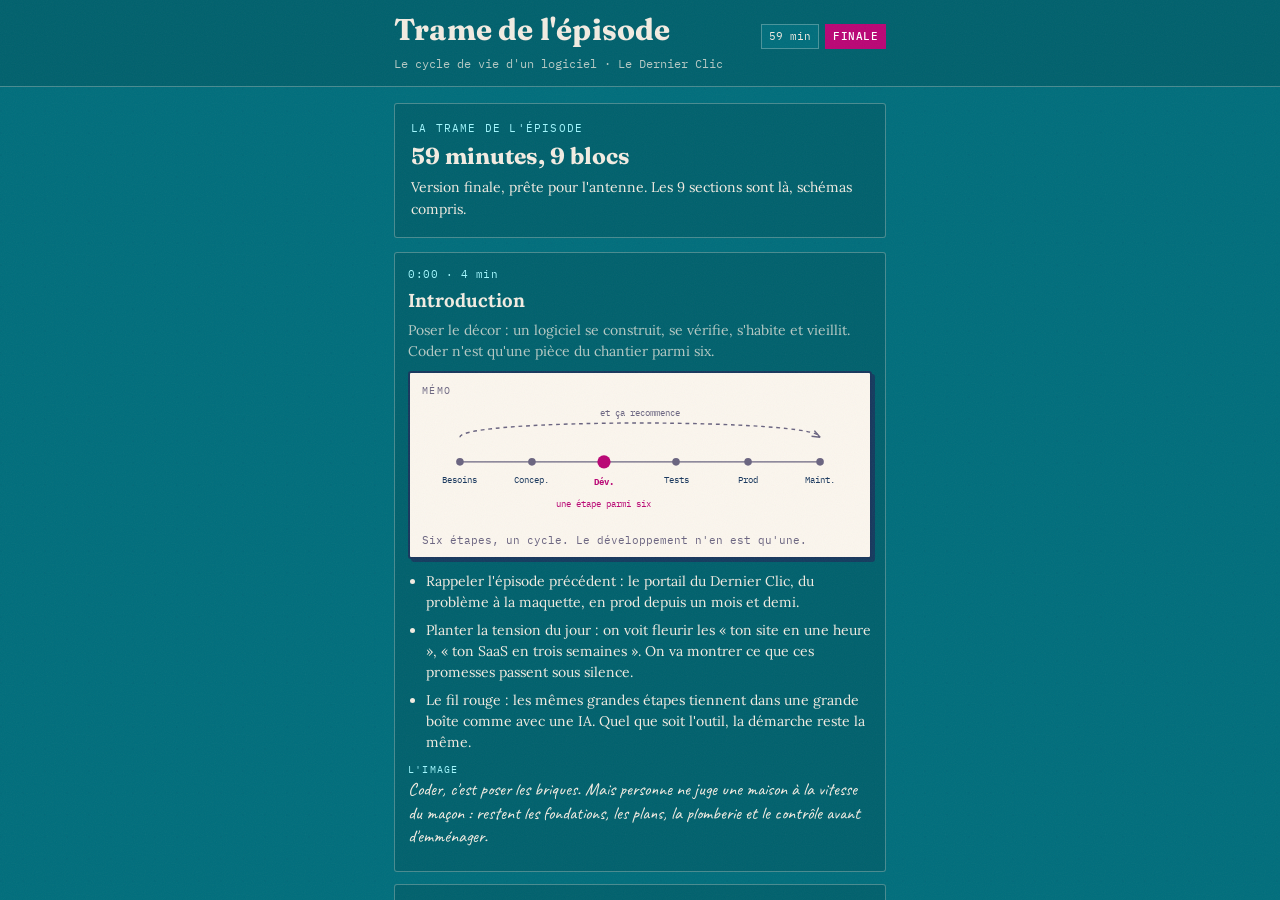
<file: trame.html>
<!DOCTYPE html>
<html lang="fr">
<head>
<meta charset="UTF-8">
<meta name="viewport" content="width=device-width, initial-scale=1.0, viewport-fit=cover">
<title>Trame · Le cycle de vie d'un logiciel · Le Dernier Clic</title>
<link rel="preconnect" href="https://fonts.googleapis.com">
<link href="https://fonts.googleapis.com/css2?family=Fraunces:ital,wght@0,600;0,700;0,900;1,600&family=Caveat:wght@500;600&family=IBM+Plex+Mono:wght@400;500&family=Lora:ital,wght@0,400;0,600;1,400&display=swap" rel="stylesheet">
<style>
:root{
  --bg:#e9e9e9; --paper:#f7f7f7; --ink:#3d3d3d; --muted:#696969;
  --primary:#5f5f5f; --accent:#6a6a6a; --good:#5f5f5f; --bad:#6f6f6f;
  --bd:2px dashed #a3a3a3; --shadow:none; --radius:2px;
  --fd:ui-monospace,'SFMono-Regular',Menlo,monospace;
  --fb:ui-monospace,'SFMono-Regular',Menlo,monospace;
  --fm:ui-monospace,'SFMono-Regular',Menlo,monospace;
}
body.designed{
  --bg:#f2ece2; --paper:#fdfaf4; --ink:#18375D; --muted:#6d6782;
  --primary:#006e7c; --accent:#ba0675; --good:#006e7c; --bad:#ba0675;
  --sauge:#7dcfb6; --lilas:#eca1ff; --cyan:#a3f8ff; --ambre:#f0a04c;
  --bd:2px solid #18375D; --shadow:4px 4px 0 #18375D; --radius:3px;
  --fd:'Fraunces',Georgia,serif;
  --fb:'Lora',Georgia,serif;
  --fm:'IBM Plex Mono',ui-monospace,Menlo,monospace;
  --fs:'Caveat','Bradley Hand',cursive;
}
*{box-sizing:border-box;margin:0;padding:0}
html{-webkit-text-size-adjust:100%;height:100%}
body{
  background:var(--bg); color:var(--ink);
  font-family:var(--fb); font-size:16px; line-height:1.55;
  height:100%; overflow:hidden;
  display:grid; grid-template-rows:1fr auto; grid-template-columns:100%;
}
#scroller{grid-row:1;grid-column:1;min-height:0;overflow-y:auto;overscroll-behavior-y:contain}
body.designed{
  background-image:radial-gradient(circle at 1px 1px, rgba(24,55,93,.06) 1px, transparent 0);
  background-size:22px 22px;
}
.wrap{max-width:520px;margin:0 auto;padding:0 14px}

/* ---------- header ---------- */
header{border-bottom:var(--bd);background:var(--paper);padding:14px 0 12px}
.hrow{display:flex;align-items:baseline;justify-content:space-between;gap:8px}
h1{font-family:var(--fd);font-size:30px;line-height:1.05;font-weight:700;letter-spacing:.2px}
body:not(.designed) h1{font-size:22px;font-weight:500}
.chips{display:flex;gap:6px;align-items:center;flex-shrink:0}
.chip{font-family:var(--fm);font-size:11px;padding:3px 7px;border:var(--bd);background:var(--bg);white-space:nowrap}
.chip.prod{background:var(--accent);color:#fff;border-color:var(--accent);font-weight:500;letter-spacing:.5px}
.baseline{font-family:var(--fm);font-size:12px;color:var(--muted);margin-top:5px}
.progress{height:8px;border:var(--bd);margin-top:11px;background:var(--bg);overflow:hidden}
.progress > div{height:100%;background:var(--primary);width:0%}
body.anim .progress > div{transition:width .5s ease}
.plabel{font-family:var(--fm);font-size:11px;color:var(--muted);margin-top:5px;display:flex;justify-content:space-between}

/* ---------- cards ---------- */
main{padding:16px 0 28px}
.card{background:var(--paper);border:var(--bd);box-shadow:var(--shadow);border-radius:var(--radius);padding:16px;margin-bottom:14px}
.card h2{font-family:var(--fd);font-size:23px;line-height:1.15;margin-bottom:8px;font-weight:700}
body:not(.designed) .card h2{font-size:17px;font-weight:500}
.card h3{font-family:var(--fd);font-size:19px;margin-bottom:6px;font-weight:600}
body:not(.designed) .card h3{font-size:15px;font-weight:500}
.card p{margin-bottom:10px}
.card p:last-child{margin-bottom:0}
.eyebrow{font-family:var(--fm);font-size:11px;letter-spacing:1.2px;text-transform:uppercase;color:var(--accent);margin-bottom:6px}
.mut{color:var(--muted);font-size:14px}
.small{font-size:14px}

/* ---------- chantier list ---------- */
.chcard{display:block;width:100%;text-align:left;cursor:pointer;position:relative}
.chcard .num{font-family:var(--fm);font-size:12px;color:var(--muted)}
.chcard .status{position:absolute;top:14px;right:14px;font-family:var(--fm);font-size:11px;padding:3px 7px;border:var(--bd)}
.chcard .status.done{background:var(--primary);color:#fff;border-color:var(--primary)}
body.anim .chcard:active{transform:translate(2px,2px);box-shadow:2px 2px 0 #18375D}
.card.epi{border:2px dashed var(--accent)}

/* ---------- buttons ---------- */
button{font-family:var(--fm);font-size:14px;cursor:pointer;border-radius:var(--radius);touch-action:manipulation;-webkit-tap-highlight-color:transparent}
.btn{display:inline-block;background:var(--primary);color:#fff;border:2px solid var(--primary);padding:11px 16px;font-weight:500}
body:not(.designed) .btn{border-style:dashed}
.btn.ghost{background:var(--paper);color:var(--ink);border:var(--bd)}
.btn.wide{width:100%;text-align:center}
.btn:disabled{opacity:.45;cursor:not-allowed}
body.anim .btn:not(:disabled):active{transform:translate(2px,2px)}
.btn.acc{background:var(--accent);border-color:var(--accent)}
.backbtn{background:none;border:none;color:var(--ink);font-family:var(--fm);font-size:13px;padding:6px 0;margin-bottom:8px;text-decoration:underline;text-underline-offset:3px}

/* ---------- quiz / interactions ---------- */
.qbox{border:var(--bd);padding:13px;background:var(--bg);margin-top:10px;border-radius:var(--radius)}
.qbox .qq{font-weight:600;margin-bottom:10px}
.opts{display:flex;flex-direction:column;gap:8px}
.opt{border:var(--bd);background:var(--paper);padding:11px 12px;text-align:left;font-family:var(--fb);font-size:15px;color:var(--ink)}
.opt.correct{background:var(--primary);color:#fff;border-color:var(--primary)}
.opt.wrong{background:var(--bad);color:#fff;border-color:var(--bad)}
.feedback{margin-top:10px;padding:10px 12px;border:var(--bd);background:var(--paper);font-size:14px}
.feedback::before{content:"AU DOS";display:block;font-family:var(--fm);font-size:9.5px;letter-spacing:1.4px;color:var(--muted);margin-bottom:4px}
.score{font-family:var(--fm);font-size:12px;color:var(--muted);margin-bottom:8px}
.donebox{border:var(--bd);background:var(--paper);padding:12px;margin-top:10px;font-size:14px}
.shake{animation:shake .3s}
@keyframes shake{0%,100%{transform:translateX(0)}25%{transform:translateX(-5px)}75%{transform:translateX(5px)}}

/* ordering */
.placed{margin:0 0 10px 0;list-style:none}
.placed li{font-family:var(--fm);font-size:13px;padding:7px 10px;border:var(--bd);background:var(--paper);margin-bottom:6px}

/* checklist */
.ckitem{display:flex;gap:10px;align-items:flex-start;border:var(--bd);background:var(--paper);padding:11px 12px;width:100%;text-align:left;font-family:var(--fb);font-size:15px;color:var(--ink);margin-bottom:8px}
.ckitem .box{width:20px;height:20px;border:2px solid var(--ink);flex-shrink:0;margin-top:1px;font-size:14px;line-height:16px;text-align:center;font-family:var(--fm)}
.ckitem.sel .box{background:var(--primary);border-color:var(--primary);color:#fff}

/* bug hunt */
.mock{border:var(--bd);background:var(--paper);padding:12px;margin-top:10px}
.mock .mtitle{font-family:var(--fm);font-size:11px;letter-spacing:1px;text-transform:uppercase;color:var(--muted);margin-bottom:9px;border-bottom:var(--bd);padding-bottom:7px}
.melem{display:block;width:100%;text-align:left;border:1px solid transparent;background:none;padding:8px 9px;font-family:var(--fb);font-size:15px;color:var(--ink);border-radius:var(--radius)}
.melem:not(:last-child){margin-bottom:2px}
.melem.btnish{border:var(--bd);background:var(--bg);font-family:var(--fm);font-size:13px;text-align:center;margin-top:6px;padding:10px}
.melem.big{background:var(--accent);color:#fff;border-color:var(--accent);font-weight:500}
.melem.found{outline:3px solid var(--bad);outline-offset:-1px;position:relative}
.melem.found::after{content:"BUG";position:absolute;top:-9px;right:6px;background:var(--bad);color:#fff;font-family:var(--fm);font-size:10px;padding:1px 6px;letter-spacing:1px}

/* ---------- angles ---------- */
.angle{border:var(--bd);background:var(--paper);padding:12px;margin-bottom:10px}
.angle p{font-size:15px;margin-bottom:9px}
.pinbtn{font-family:var(--fm);font-size:12px;border:var(--bd);background:var(--bg);padding:6px 10px;color:var(--ink)}
.pinbtn.pinned{background:var(--accent);color:#fff;border-color:var(--accent)}

/* ---------- trame ---------- */
.tsec{border:var(--bd);background:var(--paper);padding:13px;margin-bottom:12px;box-shadow:var(--shadow);border-radius:var(--radius)}
.tsec .ttime{font-family:var(--fm);font-size:11px;color:var(--accent);letter-spacing:.5px;margin-bottom:3px}
.tsec h3{margin-bottom:5px}
.tsec .tdesc{font-size:14px;color:var(--muted);margin-bottom:8px}
.tsec ul{margin-left:18px}
.tsec li{font-size:14px;margin-bottom:6px}
.tsec .none{font-family:var(--fm);font-size:12px;color:var(--muted)}
/* mémo visuel : encart clair, lisible dans les trois mondes */
.tmemo{border:var(--bd);background:var(--bg);border-radius:var(--radius);padding:11px 12px 8px;margin:4px 0 12px}
.tmemo-l{font-family:var(--fm);font-size:9.5px;letter-spacing:1.4px;text-transform:uppercase;color:var(--muted);margin-bottom:6px}
.tmemo svg{width:100%;height:auto;display:block}
.tmemo-c{font-family:var(--fm);font-size:11px;color:var(--muted);margin-top:6px}
.tpoints{margin-left:18px;margin-bottom:2px}
.tpoints li{font-size:14px;margin-bottom:7px;line-height:1.5}
.timage{list-style:none;margin-left:-18px;margin-top:9px;border-left:3px solid var(--accent);padding:2px 0 2px 11px}
.timage .tim-l{font-family:var(--fm);font-size:9.5px;letter-spacing:1.2px;text-transform:uppercase;color:var(--accent);display:block;margin-bottom:2px}
body.designed .timage{border-left:none;padding-left:0;background:none}
body.designed .timage{font-family:var(--fs);font-size:18px;line-height:1.3}
body.designed .tmemo{background:#fbf6ee;border:2px solid #18375D;box-shadow:3px 3px 0 rgba(24,55,93,.85);--bg:#f2ece2;--paper:#fdfaf4;--ink:#18375D;--muted:#6a6480;--accent:#ba0675;--primary:#006e7c;--good:#006e7c}
body.designed[data-view="trame"] .tmemo-l{color:#6d6782}
body.designed[data-view="trame"] .timage .tim-l{color:var(--cyan)}
/* toggle version complète / essentielle */
.tmode{display:flex;align-items:center;gap:8px;margin-top:10px;flex-wrap:wrap}
.tmode-l{font-family:var(--fm);font-size:10px;letter-spacing:1.2px;text-transform:uppercase;color:var(--muted)}
.tmodebtn{font-family:var(--fm);font-size:12px;border:var(--bd);background:var(--bg);color:var(--ink);padding:6px 12px}
.tmodebtn.on{background:var(--accent);color:#fff;border-color:var(--accent)}
.tsec.ess .tmemo{margin-top:2px}
/* exemples concrets (mode essentielle) */
.tex{display:flex;flex-direction:column;gap:8px;margin-top:10px}
.tex-row{font-size:13.5px;line-height:1.45;border:var(--bd);border-radius:var(--radius);padding:9px 11px}
.tex-l{display:block;font-family:var(--fm);font-size:9.5px;letter-spacing:1.2px;text-transform:uppercase;margin-bottom:4px}
.tex-row.ko .tex-l{color:var(--ambre)}
.tex-row.ok .tex-l{color:var(--good)}
/* easter egg captcha */
.captcha{border:var(--bd)}
.cap-head{display:flex;align-items:baseline;gap:8px;margin-bottom:10px}
.cap-logo{font-family:var(--fm);font-weight:600;letter-spacing:1px;border:var(--bd);padding:2px 7px;font-size:13px}
.cap-sub{font-family:var(--fm);font-size:10px;letter-spacing:1px;text-transform:uppercase;color:var(--muted)}
.cap-check{display:flex;align-items:center;gap:12px;width:100%;text-align:left;border:var(--bd);background:var(--paper);padding:14px 12px;font-family:var(--fb);font-size:15px;color:var(--ink)}
.cap-box{width:24px;height:24px;flex-shrink:0;border:2px solid var(--ink);display:inline-flex;align-items:center;justify-content:center;font-family:var(--fm);font-size:16px}
.cap-check.ticked .cap-box{background:var(--good);border-color:var(--good);color:#fff}
.cap-foot{font-family:var(--fm);font-size:10px;color:var(--muted);margin-top:8px;letter-spacing:.3px}
/* pop-up de vérification */
.modal{position:fixed;inset:0;z-index:200;display:flex;align-items:center;justify-content:center;padding:20px;background:rgba(24,55,93,.55);-webkit-backdrop-filter:blur(2px);backdrop-filter:blur(2px)}
.modalbox{background:var(--paper);border:var(--bd);box-shadow:var(--shadow);border-radius:var(--radius);padding:18px;max-width:440px;width:100%;max-height:82vh;overflow-y:auto}
body.anim .modal{animation:mfade .25s ease}
body.anim .modalbox{animation:mpop .28s cubic-bezier(.2,.8,.3,1.2)}
@keyframes mfade{from{opacity:0}to{opacity:1}}
@keyframes mpop{from{opacity:0;transform:translateY(12px) scale(.98)}to{opacity:1;transform:none}}
pre{font-family:var(--fm);font-size:12px;white-space:pre-wrap;word-break:break-word;background:var(--bg);border:var(--bd);padding:12px;margin-top:10px;max-height:300px;overflow:auto}

/* ---------- journal ---------- */
.logline{font-family:var(--fm);font-size:12.5px;border-bottom:1px dashed var(--muted);padding:9px 0;line-height:1.5}
.logline .hash{color:var(--accent)}
.logline .lmsg{color:var(--ink)}
.logline .ldate{color:var(--muted);font-size:11px}
.ticket{border:var(--bd);background:var(--paper);padding:10px 12px;margin-bottom:8px;font-size:14px}
.ticket .tid{display:block;font-family:var(--fm);font-size:11px;color:var(--accent);margin-bottom:3px}

/* ---------- nav ---------- */
nav{grid-row:2;grid-column:1;background:var(--paper);border-top:var(--bd);display:flex;padding-bottom:env(safe-area-inset-bottom)}
nav button{flex:1;background:none;border:none;padding:13px 4px 11px;font-family:var(--fm);font-size:12px;color:var(--muted);border-top:3px solid transparent}
nav button.on{color:var(--ink);border-top-color:var(--accent);font-weight:500}
nav .badge{display:inline-block;min-width:17px;padding:1px 4px;background:var(--accent);color:#fff;font-size:10px;margin-left:3px;border-radius:8px}
nav .badge[hidden]{display:none}

/* ---------- toast ---------- */
#toasts{grid-row:1;grid-column:1;align-self:end;z-index:99;margin:0 12px 10px;display:flex;flex-direction:column;gap:8px;pointer-events:none}
.toast{background:var(--ink);color:var(--paper);font-family:var(--fm);font-size:13px;padding:12px 14px;border-radius:var(--radius);box-shadow:var(--shadow);opacity:0;transform:translateY(8px)}
.toast.show{opacity:1;transform:translateY(0)}
body.anim .toast{transition:opacity .3s,transform .3s}

.stampdone{display:inline-block;font-family:var(--fm);font-size:12px;letter-spacing:1.5px;border:2px solid var(--primary);color:var(--primary);padding:4px 10px;transform:rotate(-2deg);text-transform:uppercase;font-weight:500}
#apptitle,#version{cursor:pointer;touch-action:manipulation;-webkit-tap-highlight-color:transparent}
.meters{display:flex;flex-direction:column;gap:9px}
.meter{display:flex;align-items:center;gap:8px;font-family:var(--fm);font-size:11px}
.meter .ml{width:128px;flex-shrink:0;color:var(--muted)}
.meter .mbar{flex:1;height:10px;border:var(--bd);background:var(--bg);overflow:hidden}
.meter .mbar>div{height:100%}
body.anim .meter .mbar>div{transition:width .4s ease}
.meter b{width:30px;text-align:right}
.gitfile{font-family:var(--fm);font-size:12px;border:var(--bd);background:var(--bg);padding:10px 12px;line-height:1.75;overflow-x:auto}
.gl-file{color:var(--muted);font-size:10px;letter-spacing:.5px;margin-bottom:6px;border-bottom:1px dashed var(--muted);padding-bottom:4px}
.gl-marker{color:var(--accent);font-weight:500}
.gl-lulu{border-left:3px solid var(--primary);padding-left:7px}
.gl-manu{border-left:3px solid var(--accent);padding-left:7px}
.opt.sel{background:var(--primary);color:#fff;border-color:var(--primary)}
.deltas{font-family:var(--fm);font-size:11px;color:var(--accent)}
.hook{font-style:italic;color:var(--accent);font-size:14px;margin-top:3px}
body:not(.designed) .hook{color:var(--muted)}
.nextchip{font-family:var(--fm);font-size:10px;border:1px solid var(--primary);color:var(--primary);padding:1px 6px;margin-left:7px;letter-spacing:.6px;text-transform:uppercase;vertical-align:1px}
.nextchip .cur{width:9px;height:12px;vertical-align:-2px;margin-right:4px}
.btn.soft{opacity:.55}
.fig{margin:13px 0 0}
.fig svg{width:100%;height:auto;display:block}
.figcap{font-family:var(--fm);font-size:11px;color:var(--muted);margin-top:6px}
.askbox{border:var(--bd);background:var(--bg);padding:10px 12px;margin-top:11px}
.askt{font-family:var(--fm);font-size:10px;letter-spacing:1px;text-transform:uppercase;color:var(--primary);margin-bottom:6px}
.askbox ul{margin-left:16px}
.askbox li{font-size:14px;margin-bottom:5px}
.askbox li:last-child{margin-bottom:0}
hr.sep{border:none;border-top:var(--bd);margin:14px 0}

/* ---------- tri à chaud ---------- */
.sorthead{display:flex;align-items:baseline;gap:10px}
.combo{font-family:var(--fm);font-size:11px;color:var(--accent);font-weight:500}
.tleft{margin-left:auto;font-family:var(--fm);font-size:12px;color:var(--ink)}
.timerbar{height:8px;border:var(--bd);background:var(--bg);margin-top:8px;overflow:hidden}
.timerbar>div{height:100%;width:100%;background:var(--accent)}
.opt.big{text-align:center;font-family:var(--fm);font-size:16px;padding:16px 12px}
.sortrecap{margin-top:10px}
.recapline{border:var(--bd);background:var(--paper);padding:8px 10px;margin-top:6px;font-size:13px}

/* ---------- jenga du couplage ---------- */
.jenga{display:flex;flex-direction:column;gap:14px;margin-top:4px}
.jlbl{font-family:var(--fm);font-size:10px;letter-spacing:1px;text-transform:uppercase;color:var(--muted)}
.jset{position:relative;display:grid;grid-template-columns:repeat(3,1fr);gap:6px;margin-top:6px}
.jbrick{border:var(--bd);background:var(--paper);padding:12px 4px;font-family:var(--fm);font-size:11px;color:var(--ink);min-height:44px}
.jset.soude .jbrick{transform:rotate(-.6deg)}
.jset.soude .jbrick:nth-child(2n){transform:rotate(.8deg)}
.weldnet{position:absolute;inset:2px;width:calc(100% - 4px);height:calc(100% - 4px);pointer-events:none}
.jbrick.out{opacity:.25}
body.anim .jbrick{transition:opacity .25s}
.jset.shake{animation:shake .3s}

/* ---------- triage du backlog ---------- */
.ticket.cur{border-width:2px;font-size:15px}
.cols{display:flex;gap:6px;margin-top:12px}
.col{flex:1;border:var(--bd);background:var(--bg);padding:6px;min-height:74px}
.collbl{display:block;font-family:var(--fm);font-size:9.5px;letter-spacing:.8px;text-transform:uppercase;color:var(--muted);text-align:center;margin-bottom:6px}
.ticket.mini{font-size:10.5px;padding:5px 6px;margin-bottom:5px;line-height:1.35}

/* ---------- mode intrusion ---------- */
body.designed .chcard.intrus{background:#18375D;color:#f2ece2;border-color:#18375D}
body.designed .chcard.intrus .num{color:rgba(242,236,226,.7)}
body.designed .chcard.intrus .hook{color:var(--cyan)}
body.designed .chcard.intrus .status{border-color:rgba(242,236,226,.45);color:#f2ece2;background:none}
body.designed .chcard.intrus .status.done{background:var(--primary);border-color:var(--primary);color:#fff}
body.designed[data-view="intrusion"]{
  --bg:#18375D; --paper:#1e3d63; --ink:#f2ece2; --muted:rgba(242,236,226,.66);
  --primary:#a3f8ff; --good:#a3f8ff;
  --bd:1.5px solid rgba(242,236,226,.28); --shadow:none;
  background-image:radial-gradient(85% 55% at 82% -8%, rgba(163,248,255,.07), transparent 60%);
}
body.designed[data-view="intrusion"] .eyebrow{color:var(--cyan)}
body.designed[data-view="intrusion"] .melem.found::after{content:"FAILLE"}

/* ---------- les trois mondes (DA Le Dernier Clic) ---------- */
body.designed .hook{font-family:var(--fs);font-style:normal;font-size:20px;line-height:1.25}
body.designed[data-view="journal"]{
  --bg:#18375D; --paper:#1e3d63; --ink:#f2ece2; --muted:rgba(242,236,226,.66);
  --primary:#a3f8ff; --good:#a3f8ff;
  --bd:1.5px solid rgba(242,236,226,.28); --shadow:none;
  background-image:radial-gradient(85% 55% at 82% -8%, rgba(125,207,182,.09), transparent 60%);
}
body.designed[data-view="journal"] .logline .hash{color:var(--cyan)}
body.designed[data-view="journal"] .logline .ldate{color:var(--ambre)}
body.designed[data-view="journal"] .ticket .tid{color:var(--cyan)}
body.designed[data-view="simu"],body.designed[data-view="trame"]{
  --bg:#006e7c; --paper:#00616d; --ink:#f2ece2; --muted:rgba(242,236,226,.75);
  --primary:#a3f8ff; --good:#a3f8ff;
  --bd:1.5px solid rgba(242,236,226,.3); --shadow:none;
}
body.designed[data-view="simu"]{background-image:repeating-linear-gradient(0deg,rgba(255,255,255,.03) 0 1px,transparent 1px 4px)}
body.designed[data-view="simu"] .btn:not(.ghost),body.designed[data-view="trame"] .btn:not(.ghost){background:var(--accent);border-color:var(--accent);color:#fff}
body.designed[data-view="simu"] .opt.sel,body.designed[data-view="trame"] .opt.sel{color:#0d3a41}
body.designed[data-view="simu"] .deltas,body.designed[data-view="trame"] .ttime{color:var(--cyan)}
body.designed[data-view="simu"] .eyebrow,body.designed[data-view="trame"] .eyebrow{color:var(--cyan)}
body.designed[data-view="journal"] .eyebrow{color:var(--cyan)}
body.designed[data-view="journal"] .logline{border-bottom-color:rgba(242,236,226,.35)}
body.designed hr.sep{border:none;height:14px;margin:16px 0;background:url("data:image/svg+xml,%3Csvg xmlns='http://www.w3.org/2000/svg' width='46' height='14'%3E%3Cg fill='%236d6782'%3E%3Crect x='2' y='5' width='2' height='4'/%3E%3Crect x='8' y='3' width='2' height='8'/%3E%3Crect x='14' y='1' width='2' height='12'/%3E%3Crect x='20' y='4' width='2' height='6'/%3E%3Crect x='26' y='2' width='2' height='10'/%3E%3Crect x='32' y='5' width='2' height='4'/%3E%3Crect x='38' y='3' width='2' height='8'/%3E%3C/g%3E%3C/svg%3E") repeat-x center/auto 14px}
body.designed::after{content:"";position:fixed;inset:0;pointer-events:none;z-index:98;opacity:.05;background-image:url("data:image/svg+xml,%3Csvg xmlns='http://www.w3.org/2000/svg' width='160' height='160'%3E%3Cfilter id='n'%3E%3CfeTurbulence type='fractalNoise' baseFrequency='.9' numOctaves='2'/%3E%3C/filter%3E%3Crect width='160' height='160' filter='url(%23n)'/%3E%3C/svg%3E")}
/* ---------- animation des schémas (après le chantier Développement) ---------- */
@media (prefers-reduced-motion: no-preference){
  body.anim .fig svg,body.anim .tmemo svg{opacity:0;transform:translateY(10px);transition:opacity .55s ease,transform .55s ease}
  body.anim .fig svg.drawn,body.anim .tmemo svg.drawn{opacity:1;transform:none}
  body.anim .fig svg .dr,body.anim .tmemo svg .dr{stroke-dasharray:1;stroke-dashoffset:1;transition:stroke-dashoffset 1.05s ease .25s}
  body.anim .fig svg.drawn .dr,body.anim .tmemo svg.drawn .dr{stroke-dashoffset:0}
  /* boucles ambiantes, lancees une fois le schema revele */
  body.anim .drawn .ants{animation:svgants 2.6s linear infinite}
  body.anim .drawn .pulse{animation:svgpulse 2.9s ease-in-out infinite;transform-box:fill-box;transform-origin:center}
  body.anim .drawn .breathe{animation:svgbreathe 3.6s ease-in-out infinite}
  body.anim .drawn .blink{animation:svgblink 1.9s steps(1,end) infinite}
  body.anim .drawn .spin{animation:svgspin 16s linear infinite;transform-box:fill-box;transform-origin:center}
  body.anim .drawn .wob{animation:svgwob 3.4s ease-in-out infinite;transform-box:fill-box;transform-origin:center}
  @keyframes svgants{to{stroke-dashoffset:-18}}
  @keyframes svgpulse{0%,100%{transform:scale(1);opacity:.9}50%{transform:scale(1.55);opacity:.45}}
  @keyframes svgbreathe{0%,100%{opacity:1}50%{opacity:.5}}
  @keyframes svgblink{0%,55%{opacity:1}56%,100%{opacity:.2}}
  @keyframes svgspin{to{transform:rotate(360deg)}}
  @keyframes svgwob{0%,100%{transform:rotate(0)}25%{transform:rotate(-1.6deg)}75%{transform:rotate(1.6deg)}}
}
@media (prefers-reduced-motion: reduce){*{animation:none !important;transition:none !important}}
/* ---------- Export trame : ajustements propres au document ---------- */
/* Le gros du style vient de index.html (injecté par build-trame.js). */

/* Les angles de chaque chantier, sous les points de la section.
   Cyan comme les autres micro-labels posés sur le sarcelle du monde Studio
   (.eyebrow, .ttime, .tim-l) : le magenta n'y a pas assez de contraste. */
.tang{margin-top:11px}
.tang-l{font-family:var(--fm);font-size:9.5px;letter-spacing:1.2px;text-transform:uppercase;color:var(--cyan);display:block;margin-bottom:5px}
.tang li{font-size:13.5px;color:var(--muted);margin-bottom:5px}

/* En-tête du document : pas de barre de progression ici, la trame est finie. */
header .baseline{margin-top:6px}
</style>
</head>
<!-- Fichier généré par build-trame.js. Ne pas modifier à la main : éditer
     index.html (contenu) ou trame.src.js / trame.src.css (export), puis relancer. -->
<body class="designed anim" data-view="trame">
<div id="scroller">
<header>
  <div class="wrap">
    <div class="hrow">
      <h1>Trame de l'épisode</h1>
      <div class="chips"><span class="chip">59 min</span><span class="chip prod">FINALE</span></div>
    </div>
    <div class="baseline">Le cycle de vie d'un logiciel · Le Dernier Clic</div>
  </div>
</header>
<main><div class="wrap" id="app"></div></main>
</div>
<div id="toasts" role="status" aria-live="polite"></div>
<script>
const CH=[
{id:"besoins",num:"Chantier 01",title:"Recueil des besoins",
 tag:"Tout part d'un problème à cerner, avant même de penser à la solution.",
 hook:"Où l'on découvre que le projet le plus rentable de l'année est parfois celui qu'on ne code jamais.",mins:5,
 lorem:"Lorem ipsum dolor sit amet, consectetur adipiscing elit.",
 notions:[
  {t:"Pourquoi tout commence là",fig:"cost",body:[
   "Le principe fondateur du génie logiciel tient en une phrase : plus une erreur est détectée tard, plus elle coûte cher. Une exigence mal comprise et corrigée au stade du besoin, c'est une phrase à réécrire. La même erreur découverte en production, c'est du code à défaire, des données à réparer et des utilisateurs à rassurer. Tout le cycle de vie existe pour attraper les problèmes au plus tôt. Pour donner un ordre de grandeur, une étude Tricentis a chiffré les défaillances logicielles à 1 700 milliards de dollars de pertes sur une seule année.",
   "Et avant même le premier besoin, la théorie prévoit une étude d'opportunité qui pose une question délicieusement frugale : faut-il vraiment développer ce logiciel ? Parfois la réponse est non, et c'est alors le projet le plus rentable de l'année."
  ]},
  {t:"Recueillir, concrètement",ask:["Qui va utiliser le système, et pour faire quoi ?","Quelles données entrent, quelles données sortent ?","Que se passe-t-il quand ça échoue ou qu'on annule ?","Qu'est-ce qui doit rester vrai dans deux ans ?"],body:[
   "Le recueil a ses techniques, toutes fondées sur la même logique : les gens décrivent mal ce qu'ils font vraiment, il faut donc croiser les sources. Les manuels en listent quatre : étudier l'existant (l'ancien logiciel, le tableur bricolé, le cahier papier), mener des entretiens avec les futurs utilisateurs, observer le travail réel sur le terrain, et envoyer des questionnaires quand les gens sont nombreux. Votre phase « bricolage » avant le portail était exactement de l'étude de l'existant, en version vécue.",
   "Les exigences récoltées se valident ensuite, avant d'aller plus loin, sur trois critères : réalisme (faisable dans les contraintes), cohérence (aucune exigence n'en contredit une autre) et exhaustivité (rien d'essentiel n'a été oublié). Une exigence floue détectée ici coûte une conversation. La même, détectée en production, coûte une version."
  ]},
  {t:"Fonctionnel ou non fonctionnel",body:[
   "Un besoin fonctionnel décrit ce que le système doit faire : acheter un ticket, créer un épisode, déposer un fichier. Un besoin non fonctionnel décrit comment il doit le faire : être disponible, rapide, simple à prendre en main, conforme au RGPD. Les deux se travaillent dès le départ. L'accessibilité ou la sécurité rajoutées à la fin pour faire joli, on sait déjà comment ça se termine."
  ]},
  {t:"Le cahier des charges (vous connaissez déjà)",body:[
   "Dans l'épisode précédent, on a parlé PRD, user stories, critères d'acceptation, cas limites. Bonne nouvelle : tout ça correspond à du génie logiciel classique, avec un vocabulaire moderne. Le PRD est la spécification fonctionnelle, le fameux cahier des charges. Une user story est une exigence exprimée du point de vue de l'utilisateur. Et les critères d'acceptation servent de base directe aux futurs tests. La théorie ajoute une règle d'or : aucune décision technique à ce stade. Le quoi d'abord, le comment ensuite.",
   "Autre point que les cours martèlent : les besoins changent inévitablement. Un cahier des charges se conçoit donc pour être modifié, jamais gravé dans le marbre."
  ]}
 ],
 inter:{type:"sort",title:"À toi de jouer : le tri à chaud",
  intro:"Gérard est au téléphone et il énumère. Trente secondes, six exigences d'un distributeur de tickets : fonctionnel ou non fonctionnel, tranche à la volée.",
  opts:["Fonctionnel","Non fonctionnel"],
  items:[
   {q:"Permettre aux voyageurs d'acheter des coupons",a:0,why:"Une action que le système doit rendre possible : fonctionnel."},
   {q:"Le code doit être écrit en Java",a:1,why:"Une contrainte de réalisation, qui ne décrit aucune action pour l'utilisateur : non fonctionnel."},
   {q:"Être facile à utiliser",a:1,why:"L'ergonomie qualifie le comment, pas le quoi : non fonctionnel."},
   {q:"Permettre d'imprimer son ticket",a:0,why:"Le système doit faire quelque chose de concret : fonctionnel."},
   {q:"Être disponible en permanence",a:1,why:"La disponibilité est un critère de qualité : non fonctionnel."},
   {q:"Interdire tout accès non autorisé",a:0,why:"Piège classique : le système doit activement contrôler les accès. C'est une fonction à part entière."}
  ]},
 angles:[
  {id:"a-b1",txt:"Corriger une erreur au stade du besoin coûte 1, la même erreur en production coûte 100. Toute la discipline du cycle de vie découle de cette courbe."},
  {id:"a-b2",txt:"L'étude d'opportunité, ou l'art de se demander s'il faut développer. La sobriété numérique commence avant la première ligne de code."},
  {id:"a-b3",txt:"PRD, user stories, critères d'acceptation : dans l'épisode précédent, on faisait du génie logiciel des années 70 sans le savoir."},
  {id:"a-b4",txt:"Recueillir, c'est croiser les sources : entretiens, observation, étude de l'existant. Votre phase bricolage avant le portail en était, sans le nom."}
 ]},

{id:"conception",num:"Chantier 02",title:"Conception",
 tag:"Du quoi au comment, sans écrire une ligne de code.",
 hook:"Où l'on apprend à distinguer le Lego de la soudure, sans écrire une seule ligne de code.",mins:5,
 lorem:"Sed do eiusmod tempor incididunt ut labore et dolore.",
 notions:[
  {t:"L'architecture avant les murs",body:[
   "La conception traduit le cahier des charges en plan de construction. La conception générale dessine l'architecture : quelles grandes briques composent le système, comment elles se parlent, où vivent les données. La conception détaillée zoome ensuite sur chaque brique, jusqu'à ce qu'elle soit assez petite pour être codée et testée. Détail notable : cette phase ne produit aucune ligne de code, et c'est précisément son intérêt. Modifier un schéma coûte infiniment moins cher que modifier un système en production."
  ]},
  {t:"Concevoir, concrètement",ask:["Où vivent les données, et qui a le droit d'y toucher ?","Quelles briques se parlent, et par quelle porte ?","Qu'est-ce qui changera dans six mois, et est-ce isolé ?","Comment vérifiera-t-on que chaque brique fonctionne ?"],body:[
   "La démarche des manuels tient en une phrase : esquisser plusieurs variantes de solution, choisir celle qui offre le meilleur rapport entre coûts et avantages, puis la figer et la détailler. On descend ensuite par niveaux : l'architecture d'ensemble, les interfaces entre les briques (décrites sans ambiguïté, pour qu'on puisse utiliser une brique sans connaître son intérieur), puis chaque brique, ses données et ses algorithmes.",
   "Le réflexe le plus rentable : identifier ce qui changera le plus souvent, et l'isoler derrière une interface stable. Le taux de TVA, le fournisseur d'envoi d'emails, la charte graphique : tout ce qui bouge se range dans une brique remplaçable."
  ]},
  {t:"Cohésion forte, couplage faible",fig:"lego",body:[
   "Le secret des logiciels qui vieillissent bien tient en quatre mots. Cohésion : chaque brique fait une seule chose, et la fait entièrement. Couplage : les briques dépendent le moins possible les unes des autres. Une fonction qui envoie un email, calcule la TVA et met à jour le stock coche toutes les mauvaises cases : impossible d'y toucher sans risquer de tout casser. Des briques cohérentes et peu couplées se remplacent, se testent et se comprennent une par une. Du Lego plutôt que de la soudure."
  ]},
  {t:"Les tests se préparent ici",body:[
   "Surprise de la théorie : les plans de test s'écrivent pendant la conception, bien avant le code. En dessinant chaque brique, on décrit déjà comment on vérifiera qu'elle fonctionne (le futur plan de tests unitaires) et comment on vérifiera que l'assemblage tient (le plan d'intégration). C'est l'idée du fameux cycle en V : chaque étape de construction prépare, en face d'elle, l'étape de vérification qui lui répondra."
  ]}
 ],
 inter:{type:"jenga",title:"À toi de jouer : le jenga du couplage",
  intro:"Deux versions du même portail, six briques chacune. Tape les briques et regarde ce qui bouge : la leçon passe par les doigts.",
  soude:["toutFaire()","newsletter","site web","stock","TVA","emails"],
  lego:["Réservations","Clients","Planning","Paiement","Stats","Emails"],
  weldWhy:"Tu visais une brique, tout l'ensemble a tremblé. Une fonction toutFaire() qui publie, envoie la newsletter et régénère le site coche toutes les mauvaises cases : le jour où la newsletter change, la publication casse avec. Cohésion faible, couplage fort.",
  legoWhy:"La brique sort seule et les autres ne bronchent pas : des portes d'entrée claires, aucune fouille dans les fichiers internes des voisines. Couplage faible, modifications sans sueur."},
 angles:[
  {id:"a-c1",txt:"Cohésion forte, couplage faible : quatre mots qui expliquent pourquoi certaines apps évoluent sans douleur et d'autres cassent dès qu'on les touche."},
  {id:"a-c2",txt:"La conception ne produit aucune ligne de code, et c'est sa force : modifier un schéma coûte cent fois moins cher que modifier la prod."},
  {id:"a-c3",txt:"Les plans de test s'écrivent pendant la conception : le principe du cycle en V, qu'on applique déjà sans le savoir avec les critères d'acceptation."},
  {id:"a-c4",txt:"Isoler ce qui change : le taux de TVA, le fournisseur d'emails, la charte graphique. La question de conception qui sauve toutes les évolutions futures."}
 ]},

{id:"dev",num:"Chantier 03",title:"Développement et versionnage",
 tag:"Coder, assembler, et surtout ne jamais perdre l'historique.",
 hook:"Où Git sauve trois jours de travail et une amitié professionnelle.",mins:6,
 lorem:"Ut enim ad minim veniam, quis nostrud exercitation.",
 notions:[
  {t:"Le code, enfin (et l'assemblage)",body:[
   "Le codage traduit la conception détaillée en langage de programmation. C'est souvent la phase la plus longue, rarement la plus décisive : à ce stade, toutes les vraies questions sont censées avoir trouvé réponse. Vient ensuite l'intégration : assembler les briques codées séparément et vérifier qu'elles tiennent ensemble. Deux briques parfaites isolément peuvent très bien refuser de se parler une fois réunies, et c'est exactement pour ça que l'intégration a ses propres tests."
  ]},
  {t:"Bien développer, sans citer un seul langage",ask:["Quelqu'un d'autre comprendrait-il ce code sans moi ?","Que se passe-t-il si l'entrée est vide, énorme ou absurde ?","Cette fonction fait-elle une seule chose ?","Puis-je tester ce morceau isolément ?"],body:[
   "Les bonnes pratiques du développement tiennent sans nommer un langage, parce qu'elles parlent de lecture : un code s'écrit une fois et se relit des dizaines de fois, par d'autres et par soi-même dans six mois. D'où des règles universelles : des noms qui disent ce que les choses font, des fonctions courtes qui font une seule chose (la cohésion, encore elle), des commentaires qui expliquent le pourquoi plutôt que le comment, et le traitement des erreurs pensé dès l'écriture, jamais rajouté après.",
   "Et l'on avance par petits pas : une petite modification, un commit, une vérification, et on recommence. Les gros chantiers d'un seul bloc produisent les gros conflits et les longues soirées."
  ]},
  {t:"Git, la machine à remonter le temps",body:[
   "Git est un système de gestion de versions : un journal de bord qui enregistre chaque état du code. Chaque enregistrement s'appelle un commit, une photo datée, signée et commentée du projet. On peut revenir à n'importe quelle photo, comparer deux états, comprendre qui a changé quoi et pourquoi. Sans versionnage, une mauvaise manipulation efface trois jours de travail. Avec, la question devient simplement : à quel commit revient-on ?"
  ]},
  {t:"Branches, merge et conflits",fig:"git",body:[
   "Travailler à plusieurs sur le même code sans s'écraser mutuellement, voilà le vrai superpouvoir de Git. Chacun travaille sur une branche, une copie parallèle du projet. Quand le travail est prêt, on fusionne (merge) sa branche dans la version commune. Si deux personnes ont modifié la même ligne, Git s'arrête et déclare un conflit : à un humain de décider quelle version garder. Pas de panique devant un conflit, rien n'est cassé. Git refuse simplement de trancher à la place des humains."
  ]},
  {t:"La revue de code, ou personne ne merge seul",body:[
   "Dans une équipe, on ne fusionne pas son propre travail en douce. On ouvre une pull request : une demande de fusion que quelqu'un d'autre relit avant de l'approuver. La revue de code attrape des bugs, mais elle fait mieux : elle diffuse la connaissance. Si une seule personne comprend une partie du code, l'équipe a un problème qui attend son jour. Dans les grandes boîtes, ce garde-fou est tout simplement obligatoire."
  ]}
 ],
 inter:{type:"conflict",title:"À toi de jouer : résous le conflit",
  intro:"Lulu et Manu ont modifié la même ligne du fichier titre_episode.md. Git s'est arrêté net et attend un humain. C'est toi.",
  file:"titre_episode.md",
  ours:{who:"branche-de-lulu",txt:"Le cycle de vie d'un logiciel, sans le jargon"},
  theirs:{who:"branche-de-manu",txt:"Du besoin à la prod : la vie secrète des applis"},
  merged:"Du besoin à la prod : le cycle de vie d'un logiciel, sans le jargon",
  opts:[
   {t:"Garder la version de Lulu",ok:true,res:"lulu",why:"Choix net. Git enregistre la résolution, et la version de Manu reste dans l'historique : un commit n'oublie rien."},
   {t:"Garder la version de Manu",ok:true,res:"manu",why:"Choix net. La version de Lulu reste dans l'historique, consultable pour toujours : rien ne se perd."},
   {t:"Fusionner les deux à la main",ok:true,res:"merge",why:"La voie royale : un conflit est souvent l'occasion d'écrire une version meilleure que les deux d'origine."},
   {t:"Effacer les lignes bizarres avec les chevrons et garder tout",ok:false,why:"Le fichier contiendrait les deux titres collés l'un à l'autre. Les marqueurs signalent un choix à rendre, pas du bruit à nettoyer."}
  ]},
 angles:[
  {id:"a-d1",txt:"Git, le journal de bord du code : chaque commit est une photo datée et commentée, à laquelle on peut toujours revenir."},
  {id:"a-d2",txt:"Le conflit de merge démystifié : Git ne casse rien, il refuse juste poliment de choisir entre deux humains qui ont modifié la même ligne."},
  {id:"a-d3",txt:"La revue de code : dans une vraie boîte, personne ne fusionne son propre travail sans un deuxième regard. Et ça change tout, y compris avec une IA."},
  {id:"a-d4",txt:"Un code s'écrit une fois et se relit cent : toutes les bonnes pratiques de développement découlent de cette asymétrie."}
 ]},

{id:"tests",num:"Chantier 04",title:"Tests",
 tag:"Partir à la chasse aux défauts, tant qu'ils coûtent encore trois fois rien.",
 hook:"Où une fusée à 370 millions de dollars explose pour une variable trop petite.",mins:8,
 lorem:"Duis aute irure dolor in reprehenderit in voluptate.",
 notions:[
  {t:"De l'erreur humaine à la défaillance",fig:"chain",body:[
   "La théorie distingue toute une chaîne. Une erreur humaine (une formule mal retranscrite, par exemple) introduit un défaut dans le code. Ce défaut peut rester invisible des années, jusqu'au jour où il provoque une défaillance : le comportement observable qui plante. En 1996, Ariane 5 a explosé quarante secondes après le décollage pour un dépassement de capacité dans un calcul, 370 millions de dollars. En 1962, la sonde Mariner 1 a dévié de sa trajectoire pour une formule mal transcrite. Tester, c'est remonter cette chaîne avant qu'elle n'arrive au bout."
  ]},
  {t:"Trois étages de tests",fig:"pyramide",body:[
   "Les tests unitaires vérifient chaque brique isolément : cette fonction rend-elle le bon résultat ? Les tests d'intégration vérifient l'assemblage : les briques se parlent-elles correctement ? Et la recette (les tests d'acceptation) vérifie le tout avec de vraies données et de vrais yeux : le logiciel répond-il au besoin ? Le cahier de recettes reprend chaque user story et lui associe des scénarios de test concrets. Rien de mystérieux là-dedans : c'est la traduction directe du cahier des charges en vérifications."
  ]},
  {t:"La grande famille des tests (dont la régression)",fig:"regression",body:[
   "Au-delà des trois étages, les tests se déclinent par intention. Les tests fonctionnels vérifient ce que fait le logiciel ; les tests non fonctionnels vérifient comment il le fait : performance et tenue en charge, sécurité, compatibilité entre navigateurs et appareils, accessibilité. Et l'on distingue la boîte noire (tester depuis l'extérieur, comme un utilisateur, sans regarder le code) de la boîte blanche (tester en connaissant l'intérieur).",
   "Le smoke test mérite son histoire : le terme vient de l'électronique, où l'on met la carte sous tension avant toute chose. Si de la fumée s'en échappe, on arrête tout, inutile de tester plus loin. En logiciel, même idée : une poignée de vérifications vitales, passées en quelques minutes sur chaque nouvelle version. L'application démarre, on peut se connecter, l'écran principal s'affiche. Si l'une échoue, la version est rejetée sur-le-champ : le smoke test est un portier, il évite de gaspiller une journée de recette complète sur un produit qui ne tient même pas debout.",
   "Puis il y a le plus important pour un logiciel qui vit : le test de régression. Puisque la plupart des corrections introduisent de nouvelles erreurs, on rejoue après chaque modification les tests qui passaient hier, pour vérifier que rien n'a reculé ailleurs. C'est répétitif, donc c'est exactement ce qu'on automatise : une suite de tests qui se relance seule à chaque changement, le filet de sécurité permanent du projet. Sans elle, chaque correction est un pari."
  ]},
  {t:"Écrire un bon cas de test",ask:["Quel est le résultat attendu, écrit avant d'exécuter ?","Quelles sont les frontières, et que se passe-t-il juste au-delà ?","Ce test échouerait-il vraiment si le code cassait ?","Sera-t-il rejoué à la prochaine modification ?"],body:[
   "Un cas de test a une anatomie fixe : une situation de départ, une action, un résultat attendu. On exécute, on compare le résultat obtenu à l'attendu, et l'écart se consigne. Tout part des critères d'acceptation des user stories : chaque critère devient au moins un cas de test.",
   "Comme le test exhaustif est impossible, deux techniques classiques aident à choisir les bonnes valeurs. Les partitions d'équivalence : si un champ accepte de 1 à 100, inutile de tester 47 puis 48 puis 49, une valeur par famille suffit (une valide, une trop petite, une trop grande). Et les valeurs limites : les bugs adorent les frontières, on teste donc 0, 1, 100 et 101. Quatre valeurs qui en représentent dix mille."
  ]},
  {t:"Vérification et validation",body:[
   "Deux questions qui se ressemblent et ne se remplacent pas. Vérification : construit-on le produit correctement, conformément aux spécifications ? Validation : construit-on le bon produit, celui qui répond au besoin réel ? Métaphore des cours : vérifier, c'est contrôler le plan de la maison avant de la construire. Valider, c'est s'assurer qu'on y vit bien une fois construite. Un logiciel peut réussir brillamment la première et rater la seconde."
  ]},
  {t:"Trois principes qui décoiffent",body:[
   "Les manuels de test posent des principes contre-intuitifs. Un : tester montre la présence de défauts, jamais leur absence. Deux : le test exhaustif est impossible, on priorise donc les zones critiques. Trois : zéro défaut trouvé ne signifie pas logiciel utile. Une application techniquement parfaite qui ne répond pas au besoin reste un échec. La qualité se joue donc bien avant les tests."
  ]}
 ],
 inter:{type:"bugs",title:"À toi de jouer : la recette",
  intro:"Cette fiche d'épisode contient 4 anomalies. Trouve-les toutes en tapant dessus. Indice : tout ce qui se voit se teste, y compris les libellés et l'ergonomie.",
  els:[
   {label:"Épisode 42 · Le cycle de vie d'un logiciel",kind:"ok",cls:"",why:"Rien à signaler. Beau titre, d'ailleurs."},
   {label:"Statut : en préparation",kind:"ok",cls:"",why:"Rien à signaler."},
   {label:"Publié le 32/02/2026",kind:"bug",cls:"",why:"Le 32 février n'existe dans aucun calendrier connu : défaut de validation des entrées."},
   {label:"Durée estimée : 45 min",kind:"ok",cls:"",why:"Techniquement, pas un bug. Statistiquement improbable chez vous, mais pas un bug."},
   {label:"Sources : -3",kind:"bug",cls:"",why:"Un compteur négatif : quelque part, le code soustrait ce qu'il devrait additionner."},
   {label:"Invité : (aucun)",kind:"ok",cls:"",why:"Rien à signaler. Pour l'instant."},
   {label:"Enregisrter",kind:"bug",cls:"btnish",why:"Coquille dans le libellé du bouton. Petite, visible, et personne ne l'a relue."},
   {label:"TOUT SUPPRIMER",kind:"bug",cls:"btnish big",why:"Le bouton le plus destructeur mis en avant comme action principale, sans confirmation. Un défaut d'expérience utilisateur est aussi un défaut."}
  ],total:4},
 angles:[
  {id:"a-t1",txt:"Tester montre la présence de bugs, jamais leur absence : la phrase qui recadre toutes les promesses de qualité."},
  {id:"a-t2",txt:"Ariane 5, 1996 : 370 millions de dollars partis en fumée pour un dépassement de capacité. Le prix d'un défaut détecté trop tard."},
  {id:"a-t3",txt:"Le cahier de recettes : chaque user story devient un scénario de test, et la boucle se referme sur le cahier des charges."},
  {id:"a-t4",txt:"Zéro bug ne veut pas dire logiciel utile : on peut construire parfaitement le mauvais produit."},
  {id:"a-t5",txt:"La régression : chaque correction peut casser ailleurs, alors on rejoue les tests d'hier à chaque modification. Le filet qu'on finit par automatiser."},
  {id:"a-t6",txt:"0, 1, 100, 101 : l'art de choisir quatre valeurs qui en testent dix mille. Partitions d'équivalence et valeurs limites, avec un simple champ de formulaire."},
  {id:"a-t7",txt:"Le smoke test, héritage de l'électronique : si de la fumée sort à l'allumage, on arrête tout. En logiciel, cinq minutes de vérifications vitales avant d'investir dans la vraie recette."}
 ]},

{id:"deploiement",num:"Chantier 05",title:"Mise en production",
 tag:"Le jour où le logiciel rencontre le monde réel.",
 hook:"Où l'on comprend pourquoi personne ne déploie un vendredi à 18 h.",mins:4,
 lorem:"Excepteur sint occaecat cupidatat non proident.",
 notions:[
  {t:"Dev, staging, prod : les trois scènes",fig:"pipeline",body:[
   "Un logiciel sérieux vit dans plusieurs environnements. Le développement : l'atelier, où l'on casse tout sans conséquence. Le staging (ou préproduction) : la répétition générale, une copie conforme de la prod pour recetter dans les conditions du réel. La production : la scène, avec de vrais utilisateurs et de vraies données. La règle d'or coule de source : on ne teste jamais directement en production. Chaque équipe connaît pourtant une histoire où quelqu'un l'a fait."
  ]},
  {t:"Partir en prod, concrètement",ask:["La recette est-elle validée, avec de vraies données ?","Peut-on revenir en arrière en moins de dix minutes ?","Qui surveille pendant les premières heures ?","Que dit-on aux utilisateurs, et quand ?"],body:[
   "La mise en production installe le logiciel dans son environnement réel : configuration, reprise des données, formation des utilisateurs si besoin. Avant d'appuyer sur le bouton, une checklist : recette validée, sauvegarde récente, et surtout un plan de retour arrière, le rollback. Si tout part de travers, on doit pouvoir revenir à la version précédente en quelques minutes, avant que les dégâts s'installent. Déployer sans rollback, c'est sauter sans vérifier le parachute."
  ]},
  {t:"Versions et notes de release",body:[
   "v2.4.1 : ces numéros racontent une histoire. Le premier chiffre change pour une évolution majeure, le deuxième pour de nouvelles fonctionnalités, le troisième pour des corrections. Les notes de release listent ce qui change, à destination des humains. C'est aussi un contrat de confiance : dire ce qu'on livre, assumer ce qu'on corrige. Regarde l'en-tête de cette application : elle tient son propre décompte depuis le début."
  ]}
 ],
 inter:{type:"check",title:"À toi de jouer : prêt pour la prod ?",
  intro:"Coche uniquement ce qui doit être vrai avant de déployer, puis valide.",
  items:[
   {txt:"Le cahier de recettes est validé",good:true,why:"Indispensable : la recette est le feu vert."},
   {txt:"On corrigera les bugs directement en prod, ça ira plus vite",good:false,why:"Tester en production : la recette du week-end brûlé."},
   {txt:"Une sauvegarde récente existe",good:true,why:"Indispensable : sans sauvegarde, pas de retour possible."},
   {txt:"Vendredi 18h, le créneau idéal pour déployer",good:false,why:"Déployer juste avant le week-end : personne pour surveiller, tout le monde pour regretter."},
   {txt:"Le plan de retour arrière (rollback) est prêt",good:true,why:"Indispensable : le parachute se vérifie avant le saut."},
   {txt:"Les tests ? Ça marchait sur la machine de Manu",good:false,why:"La phrase qui a inventé le staging : ça marche sur ma machine."},
   {txt:"La version est numérotée et les notes de release rédigées",good:true,why:"Indispensable : savoir ce qu'on livre, pouvoir le raconter."}
  ]},
 angles:[
  {id:"a-p1",txt:"Dev, staging, prod : pourquoi on ne teste jamais en production, et pourquoi tout le monde connaît quelqu'un qui l'a fait."},
  {id:"a-p2",txt:"Le rollback : déployer sans plan de retour arrière, c'est sauter sans vérifier le parachute."},
  {id:"a-p3",txt:"« C'est en prod » : trois mots qui engagent. De vraies données, de vrais utilisateurs, de vraies responsabilités."}
 ]},

{id:"maintenance",num:"Chantier 06",title:"Maintenance et vieillissement",
 tag:"Un logiciel vivant se jardine sans fin, sous peine de se faire manger par les ronces.",
 hook:"Où le code devient legacy, et pourquoi ça n'arrive pas qu'aux autres.",mins:5,
 lorem:"Sunt in culpa qui officia deserunt mollit anim.",
 notions:[
  {t:"Les trois familles de maintenance",fig:"cycle",ask:["Ce changement corrige, adapte ou améliore ?","Quels tests de régression le couvrent ?","Quelle dette rembourse-t-on au passage ?","Faut-il une nouvelle version, et laquelle ?"],body:[
   "La théorie distingue trois gestes. Corrective : réparer les défauts découverts en production. Adaptative : ajuster le logiciel à un monde qui change (nouvelle réglementation, nouvel environnement, nouveau taux de TVA). Perfective : améliorer sans ajouter de fonction majeure, rendre plus rapide, plus agréable, plus lisible. Détail savoureux relevé par les cours : la plupart des corrections introduisent de nouvelles erreurs. Le jardinage n'est jamais fini, et c'est normal."
  ]},
  {t:"La dette technique",body:[
   "Chaque raccourci pris pour aller plus vite (code dupliqué, test sauté, rustine posée en urgence) constitue un emprunt. Comme tout emprunt, il a des intérêts : chaque évolution future devient un peu plus lente, un peu plus risquée. Un peu de dette est un choix légitime et assumé. Une dette jamais remboursée finit par coûter plus cher que le logiciel lui-même. On la rembourse en refactorant : réécrire proprement, sans changer le comportement."
  ]},
  {t:"Legacy et migration",body:[
   "Le code legacy, littéralement le code hérité : il fonctionne, il est souvent critique, et plus personne n'ose y toucher, parce que celles et ceux qui le comprenaient sont partis ou que les tests manquent pour modifier sans trembler. La migration, elle, consiste à déménager : changer de base de données, d'hébergeur, de technologie, en transportant données et usages sans rien casser. Les deux mots font transpirer les équipes, et les deux se préparent comme un projet à part entière : besoins, conception, tests, rollback."
  ]},
  {t:"Un logiciel meurt aussi",body:[
   "Le cycle de vie inclut une phase dont personne ne parle : le retrait. Prévenir les utilisateurs, archiver les données, faire tourner l'ancien et le nouveau en parallèle le temps de la transition, puis éteindre. Un logiciel dont on ne planifie jamais la fin devient le legacy de quelqu'un d'autre."
  ]}
 ],
 inter:{type:"triage",title:"À toi de jouer : le triage du backlog",
  intro:"Cinq tickets viennent d'arriver. Range chacun dans la bonne colonne ; un ticket mal rangé revient avec son explication.",
  opts:["Corrective","Adaptative","Perfective"],
  items:[
   {q:"Un bug fait planter l'export audio : on le corrige",a:0,why:"Réparer un défaut constaté : corrective."},
   {q:"Nouveau taux de TVA au 1er janvier : on met à jour le calcul",a:1,why:"Le monde change, le logiciel suit : adaptative. L'exemple vient tel quel des manuels."},
   {q:"L'interface met quatre secondes à charger : on l'optimise",a:2,why:"Améliorer sans nouvelle fonction : perfective."},
   {q:"L'hébergeur change son API : on adapte la connexion",a:1,why:"L'environnement technique évolue : adaptative."},
   {q:"On réécrit un module confus pour le rendre lisible, sans changer son comportement",a:2,why:"Le refactoring est un geste perfectif : on rembourse la dette technique."}
  ]},
 angles:[
  {id:"a-m1",txt:"La plupart des corrections introduisent de nouvelles erreurs : la phrase des manuels qui justifie le jardinage permanent."},
  {id:"a-m2",txt:"La dette technique, un emprunt avec intérêts : chaque raccourci d'aujourd'hui ralentit toutes les évolutions de demain."},
  {id:"a-m3",txt:"Le legacy : ce code critique que plus personne n'ose toucher. Comment on en arrive là, comment on en sort."},
  {id:"a-m4",txt:"Un logiciel meurt aussi : la phase de retrait, grande absente des discours tech."}
 ]}
];
const TRAME=[
 {t:"Introduction",at:"0:00",dur:"4 min",ch:null,fig:"memo_cycle",
  desc:"Poser le décor : un logiciel se construit, se vérifie, s'habite et vieillit. Coder n'est qu'une pièce du chantier parmi six.",
  ex:{ko:"Site vendu « en une heure » : livré sans contenu pensé, sans version mobile, sans mentions légales. Refonte complète deux semaines plus tard.",ok:"Même site en une journée : contenu cadré, testé sur téléphone, RGPD en règle. Il tient dans le temps."},
  key:["Rappel de l'épisode précédent : le portail, du problème à la prod.","Les promesses « en une heure » oublient tout le hors-code.","Un logiciel se construit, se vérifie, vit et vieillit."],
  points:[
   "Rappeler l'épisode précédent : le portail du Dernier Clic, du problème à la maquette, en prod depuis un mois et demi.",
   "Planter la tension du jour : on voit fleurir les « ton site en une heure », « ton SaaS en trois semaines ». On va montrer ce que ces promesses passent sous silence.",
   "Le fil rouge : les mêmes grandes étapes tiennent dans une grande boîte comme avec une IA. Quel que soit l'outil, la démarche reste la même.",
   {img:"Coder, c'est poser les briques. Mais personne ne juge une maison à la vitesse du maçon : restent les fondations, les plans, la plomberie et le contrôle avant d'emménager."}
  ]},
 {t:"Recueil des besoins",at:"0:04",dur:"7 min",ch:"besoins",fig:"cost",
  desc:"On part d'un problème à cerner, longtemps avant de parler solution. Et plus une erreur se découvre tard, plus elle coûte cher.",
  ex:{ko:"Le besoin « annuler une résa » oublié au cadrage. Repéré en prod : il faut retoucher la base, l'API et l'écran. Trois jours perdus.",ok:"Le même besoin listé dès le recueil : une ligne dans le PRD, prévu à la conception. Zéro reprise."},
  key:["Une erreur trouvée tard, c'est la facture qui grimpe (jusqu'à ×200).","PRD et user stories : du génie logiciel en vocabulaire moderne.","Fonctionnel (le quoi) et non fonctionnel (le comment)."],
  points:[
   "Le principe qui commande tout le reste : une exigence corrigée au stade du besoin, c'est une phrase à réécrire ; découverte en production, elle coûte du code à défaire et des utilisateurs à rassurer.",
   "Le chiffre à citer : un défaut d'exigence trouvé tard coûte 50 à 200 fois plus qu'au moment où on l'a écrit (estimation McConnell).",
   "Relier au vécu : le PRD, les user stories et les critères d'acceptation de l'épisode précédent, c'est du génie logiciel classique avec un vocabulaire moderne.",
   "Le concret du recueil : entretiens, observation, étude de l'existant. Notre phase bricolage avant le portail en était, sans le nom.",
   "Séparer le fonctionnel (ce que le système fait) du non fonctionnel (comment : rapide, accessible, sécurisé, conforme).",
   {img:"C'est le moment des plans, avant que la bétonnière tourne. Tant qu'on raisonne sur le papier, une cloison se déplace au crayon. Une fois les murs montés, la moindre reprise se paie en gravats et en jours perdus."}
  ]},
 {t:"Conception",at:"0:11",dur:"7 min",ch:"conception",fig:"lego",
  desc:"Du quoi au comment, sans écrire une ligne de code. On dessine le plan de construction.",
  ex:{ko:"Une fonction toutFaire() qui publie l'épisode, envoie la newsletter et régénère le site. Le jour où la newsletter change, la publication tombe avec.",ok:"Trois briques séparées : publication, newsletter, site. On modifie la newsletter sans que le reste bronche."},
  key:["Cohésion forte, couplage faible : le réflexe Lego.","Les tests se préparent déjà ici, c'est le cycle en V.","Isoler ce qui bougera souvent (TVA, fournisseur d'emails)."],
  points:[
   "Traduire les besoins en architecture : quelles briques, comment elles se parlent, où vivent les données.",
   "Cohésion forte, couplage faible : chaque brique fait une seule chose, et dépend le moins possible des autres.",
   "La surprise du cycle en V : les plans de test s'écrivent dès la conception, bien avant la première ligne de code.",
   "Le réflexe rentable : repérer ce qui changera souvent (le taux de TVA, le fournisseur d'emails) et l'isoler derrière une interface stable.",
   {img:"Pense en briques Lego : chaque pièce se déclipse et se remplace sans toucher aux voisines. Une fois tout soudé, la moindre retouche réclame le chalumeau et abîme ce qu'il y a autour."}
  ]},
 {t:"Développement et versionnage",at:"0:18",dur:"9 min",ch:"dev",fig:"git",
  desc:"Coder, assembler, et surtout garder la trace de chaque geste.",
  ex:{ko:"Jimmy code direct sur la version principale, sans branche. Il écrase le planning de Josiane un mardi soir, impossible de revenir en arrière.",ok:"Jimmy sur sa branche, revue avant fusion : un commit qui aurait effacé la table clients est attrapé à temps."},
  key:["Git, le journal de bord : on revient à n'importe quel commit.","Le conflit de merge : Git ne casse rien, il appelle un humain.","La revue de code : personne ne fusionne son travail seul."],
  points:[
   "Le codage traduit la conception, puis l'intégration assemble les briques et vérifie qu'elles se parlent vraiment.",
   "Git, le journal de bord : chaque commit est une photo datée et commentée, à laquelle on peut toujours revenir.",
   "Branches et merge : chacun travaille sur sa copie, Git fusionne, et s'arrête poliment quand deux personnes touchent la même ligne.",
   "La revue de code : personne ne fusionne son propre travail en douce. Ça attrape des bugs et ça diffuse la connaissance, y compris face à une IA.",
   "Les pratiques qui valent dans tous les langages : des noms clairs, des petits pas, les erreurs pensées d'avance.",
   {img:"Git, c'est photographier le chantier après chaque geste. Si le carrelage neuf sonne creux, tu retrouves l'état exact d'avant la pose et tu reprends là, sans tout casser autour."}
  ]},
 {t:"Tests",at:"0:27",dur:"9 min",ch:"tests",fig:"pyramide",
  desc:"Partir à la chasse aux défauts, tant qu'ils coûtent encore trois fois rien.",
  ex:{ko:"On corrige l'export audio, on livre. La correction a cassé le flux RSS, que personne n'a re-testé. Un auditeur le découvre à notre place.",ok:"Suite de régression automatisée : le test du flux RSS repasse à chaque changement, la casse saute aux yeux en trente secondes."},
  key:["Ariane 5 : 370 millions pour une variable trop petite.","Trois étages : unitaire, intégration, recette.","La régression : rejouer les tests d'hier, en automatique."],
  points:[
   "La chaîne à remonter : une erreur humaine glisse un défaut dans le code, qui dort jusqu'à la défaillance visible. Ariane 5, 1996 : 370 millions de dollars en quarante secondes.",
   "Trois étages : unitaire (chaque brique), intégration (l'assemblage), recette (le tout, avec de vrais yeux et de vraies données).",
   "La régression, la plus utile pour un logiciel qui vit : rejouer après chaque changement les tests d'hier, et l'automatiser. Le filet permanent.",
   "Choisir ses cas de test : partitions d'équivalence et valeurs limites. Tester 0, 1, 100 et 101 couvre dix mille valeurs.",
   "Vérification (construit-on correctement ?) et validation (construit-on le bon produit ?) : un logiciel peut réussir la première et manquer la seconde.",
   {img:"Les utilisateurs sont ces joueurs qui cassent un jeu la semaine de sa sortie : ils cliquent partout, dans le désordre, comme personne ne l'avait prévu. Tester, c'est jouer contre soi-même avant eux."}
  ]},
 {t:"Mise en production",at:"0:36",dur:"7 min",ch:"deploiement",fig:"pipeline",
  desc:"Le jour où le logiciel rencontre le monde réel.",
  ex:{ko:"Déploiement direct en prod un vendredi 18 h, sans sauvegarde. Un bug de créneau double les réservations, personne pour corriger avant lundi.",ok:"Passage par le staging, sauvegarde faite, rollback prêt : l'accroc de 10 h est annulé en quatre minutes."},
  key:["Dev, staging, prod : on ne teste jamais direct en prod.","Le rollback : revenir en arrière en quelques minutes.","Versionnage sémantique : majeur.mineur.correctif."],
  points:[
   "Trois scènes : le développement (l'atelier), le staging (la répétition générale), la production (la scène, vrais utilisateurs). On ne teste jamais directement en prod.",
   "La checklist avant le bouton : recette validée, sauvegarde récente, et surtout un plan de retour arrière.",
   "Le rollback : pouvoir revenir à la version d'avant en quelques minutes, avant que les dégâts s'installent.",
   "Le versionnage sémantique : majeur.mineur.correctif. Le numéro raconte une histoire, les notes de release la commentent.",
   {img:"Déployer sans plan de retour arrière, c'est sauter en parachute sans vérifier le pliage. Et lâcher ça un vendredi 18 h, c'est sauter quand le club vient de fermer : plus personne en bas pour t'aider."}
  ]},
 {t:"Maintenance et vieillissement",at:"0:43",dur:"7 min",ch:"maintenance",fig:"cycle",
  desc:"Un logiciel qui sert se répare, s'adapte et s'améliore sans fin. Laissé à l'abandon, il se dégrade comme une maison qu'on n'entretient plus.",
  ex:{ko:"Rustine posée en urgence sur le calcul de TVA. Six mois plus tard le taux change, la rustine lâche, toute la facturation tombe.",ok:"TVA isolée derrière une variable de config : le changement de taux, c'est une ligne, testée, en cinq minutes."},
  key:["Corrective, adaptative, perfective : le jardinage.","La dette technique, un emprunt avec intérêts.","Le legacy : ce code que plus personne n'ose toucher."],
  points:[
   "Trois gestes : corrective (réparer), adaptative (suivre un monde qui change, nouveau taux de TVA), perfective (améliorer sans nouvelle fonction).",
   "Détail des manuels : la plupart des corrections introduisent de nouvelles erreurs. L'entretien n'est jamais fini.",
   "La dette technique, un emprunt avec intérêts : chaque raccourci d'aujourd'hui ralentit les évolutions de demain. Le seuil qui alerte : quand la maintenance dépasse le quart du coût du reste, on envisage de refaire.",
   "Le legacy et la migration : le code que plus personne n'ose toucher, et le déménagement des données sans rien casser.",
   "La retraite : un logiciel a une fin, et elle se planifie. Sinon il devient le legacy de quelqu'un d'autre.",
   {img:"Un logiciel, c'est un jardin : personne aux commandes, et les ronces reprennent le dessus en une saison. Ça se taille, ça se replante, ça ne s'arrête jamais."}
  ]},
 {t:"Et l'ordre dans tout ça ?",at:"0:50",dur:"6 min",ch:"epilogue",fig:"memo_models",
  desc:"Les mêmes six étapes, des ordres différents : voilà toute l'histoire des modèles.",
  ex:{ko:"Cascade sur une appli web aux besoins flous : six mois d'effet tunnel, une livraison à côté de la plaque, un client qui n'avait rien vu.",ok:"Itératif sur la même appli : une V1 en trois semaines, ajustée à chaque retour. Le portail du Dernier Clic, en vrai."},
  key:["Mêmes six étapes, ordres différents : voilà les modèles.","Cascade, V, itératif, agile : chacun son contexte.","Dunning-Kruger : le site en une heure, sommet du mont Stupide."],
  points:[
   "Un modèle, c'est un ordre et un rythme sur les mêmes six étapes. La question qui les départage : à quel point les besoins vont-ils bouger ?",
   "Cascade : chaque étape validée avant la suivante. Rassurant, mais l'effet tunnel guette, le client ne voit rien pendant des mois.",
   "Cycle en V : la cascade repliée, chaque étape de construction prépare le test qui lui répond.",
   "Itératif et agile : on boucle, on livre, on ajuste. Vigilance sur l'agilité de façade, les rituels sans la posture.",
   "Le modèle qu'on pratique déjà : la V1 puis la V2 du portail, de l'itératif sans le nommer.",
   "Pour l'auditeur, la courbe de Dunning-Kruger : le site fait en une heure hisse au sommet du mont Stupide, le premier bug ouvre la vallée, et la remontée porte le nom de ces six étapes.",
   {img:"La cascade, c'est bâtir toute la maison sur un plan validé d'avance et n'y toucher qu'à la remise des clés. L'agile, c'est emménager dès qu'une pièce est finie et réagencer les suivantes selon la vie qu'on y mène."}
  ]},
 {t:"Mot de la fin",at:"0:56",dur:"3 min",ch:null,fig:"dk",
  desc:"L'IA fait défiler les étapes plus vite, sans en effacer une seule.",
  ex:{ko:"Prompt « fais-moi un SaaS » sans cadrage : du code qui tourne, une clé API en clair, aucune reprise possible ensuite.",ok:"Même IA, cadrage d'abord : problème posé, périmètre V1, sécurité vérifiée. Ça part en prod sereinement."},
  key:["Ces étapes existent parce que des fusées ont explosé.","L'IA accélère le parcours, elle n'efface aucune étape.","Teaser : le développement du portail, étape par étape."],
  points:[
   "Pourquoi tout ce cérémonial ? Parce que des fusées ont explosé et des week-ends ont brûlé.",
   "Ce qui reste entre nos mains : le problème à cadrer, les choix à assumer, la responsabilité de ce qu'on met entre les mains des gens.",
   "Teaser du prochain épisode : le développement du portail, étape par étape.",
   {img:"L'IA, c'est l'outillage électrique du chantier. La visseuse et la scie sauteuse vont dix fois plus vite que le tournevis et l'égoïne, mais elles ne décident pas où percer, et elles ne tiennent pas le mur d'aplomb à ta place."}
  ]}
];
const INTRU={
 els:[
  {label:"Cadenas https sur toutes les pages",kind:"ok",why:"Le transport est chiffré : personne ne lit les échanges au passage. Un point pour Jimmy."},
  {label:"Clé API sk_live_gerard51 visible dans le code de la page",kind:"bug",why:"Un secret en clair côté navigateur : n'importe qui la copie et consomme le compte de Gérard. Les secrets vivent côté serveur. C'est la carte bancaire posée sur la boîte aux lettres. (OWASP : défaillances cryptographiques)"},
  {label:"Recherche : taper <script> exécute le script",kind:"bug",why:"Entrée non validée : le champ avale du code et le rejoue chez les prochains visiteurs. Toute entrée utilisateur se vérifie et s'assainit. (OWASP : injection)"},
  {label:"Bouton se déconnecter, session fermée derrière",kind:"ok",why:"Une session qui se termine vraiment : rien à signaler."},
  {label:"/client/17 affiche la fiche de Josiane, et /client/18 marche aussi sans connexion",kind:"bug",why:"Contrôle d'accès cassé : changer un numéro dans l'adresse suffit à lire les données des autres. Chaque requête doit vérifier qui demande, pas seulement quoi. (OWASP : broken access control, numéro 1 du classement)"},
  {label:"Mot de passe stocké tel quel : gerard123",kind:"bug",why:"Stockage en clair : à la première fuite de la base, tous les comptes tombent. Un mot de passe se hache. Et gerard123 mériterait de toute façon une conversation. (OWASP : défaillances cryptographiques)"},
  {label:"jimmy-utils.js, dernière mise à jour il y a six ans",kind:"bug",why:"Dépendance à l'abandon : 70 à 90 % du code d'une app moderne vient de tiers, et chaque brique oubliée est une porte connue des attaquants. (OWASP : composants vulnérables et obsolètes)"}
 ],total:5,
 angles:[
  {id:"a-s1",txt:"La sécurité se joue à chaque étape du cycle, jamais en couche finale : le Secure SDLC raconté avec le portail de Gérard."},
  {id:"a-s2",txt:"La clé API en clair, faille signature de l'ère du vibe coding : la carte bancaire posée sur la boîte aux lettres."},
  {id:"a-s3",txt:"L'OWASP Top 10, le palmarès des failles web : vulgarisable de bout en bout avec un salon de coiffure."}
 ]};
const SVGS={
cost:{cap:"La même erreur, cinq moments pour la trouver : la courbe qui justifie tout le reste.",svg:`<svg viewBox="0 0 460 200" xmlns="http://www.w3.org/2000/svg" role="img" aria-label="Courbe du coût de correction selon la phase">
<text x="44" y="24" font-family="var(--fm)" font-size="11" fill="var(--muted)">coût de correction d'une même erreur</text>
<line x1="44" y1="34" x2="44" y2="160" stroke="var(--muted)" stroke-width="1.5"/>
<line x1="44" y1="160" x2="444" y2="160" stroke="var(--muted)" stroke-width="1.5"/>
<path class="dr" pathLength="1" d="M74,152 C120,150 140,148 164,146 C210,142 230,136 254,130 C290,120 320,108 344,96 C375,81 400,66 424,52" fill="none" stroke="var(--accent)" stroke-width="3"/>
<circle cx="74" cy="152" r="4.5" fill="var(--accent)"/><circle cx="164" cy="146" r="4.5" fill="var(--accent)"/><circle cx="254" cy="130" r="4.5" fill="var(--accent)"/><circle cx="344" cy="96" r="4.5" fill="var(--accent)"/><circle class="pulse" cx="424" cy="52" r="4.5" fill="var(--accent)"/>
<text x="74" y="140" text-anchor="middle" font-family="var(--fm)" font-size="10" fill="var(--ink)">×1</text>
<text x="164" y="134" text-anchor="middle" font-family="var(--fm)" font-size="10" fill="var(--ink)">×5</text>
<text x="254" y="118" text-anchor="middle" font-family="var(--fm)" font-size="10" fill="var(--ink)">×10</text>
<text x="344" y="84" text-anchor="middle" font-family="var(--fm)" font-size="10" fill="var(--ink)">×50</text>
<text x="424" y="40" text-anchor="middle" font-family="var(--fm)" font-size="10" font-weight="bold" fill="var(--ink)">×100</text>
<text x="74" y="178" text-anchor="middle" font-family="var(--fm)" font-size="10" fill="var(--muted)">Besoins</text>
<text x="164" y="178" text-anchor="middle" font-family="var(--fm)" font-size="10" fill="var(--muted)">Conception</text>
<text x="254" y="178" text-anchor="middle" font-family="var(--fm)" font-size="10" fill="var(--muted)">Dév.</text>
<text x="344" y="178" text-anchor="middle" font-family="var(--fm)" font-size="10" fill="var(--muted)">Tests</text>
<text x="424" y="178" text-anchor="middle" font-family="var(--fm)" font-size="10" font-weight="bold" fill="var(--accent)">Prod</text>
</svg>`},
lego:{cap:"Deux façons d'assembler les mêmes briques. Une seule se laisse modifier sans trembler.",svg:`<svg viewBox="0 0 460 205" xmlns="http://www.w3.org/2000/svg" role="img" aria-label="Couplage fort contre couplage faible">
<line x1="230" y1="14" x2="230" y2="196" stroke="var(--muted)" stroke-dasharray="4 4"/>
<text x="110" y="26" text-anchor="middle" font-family="var(--fm)" font-size="12" fill="var(--ink)">La soudure</text>
<g class="wob"><line x1="75" y1="66" x2="165" y2="88" stroke="var(--accent)" stroke-width="1.5"/>
<line x1="75" y1="66" x2="107" y2="136" stroke="var(--accent)" stroke-width="1.5"/>
<line x1="165" y1="88" x2="107" y2="136" stroke="var(--accent)" stroke-width="1.5"/>
<line x1="45" y1="70" x2="195" y2="130" stroke="var(--accent)" stroke-width="1.5"/>
<line x1="150" y1="58" x2="60" y2="148" stroke="var(--accent)" stroke-width="1.5"/>
<line x1="110" y1="82" x2="140" y2="120" stroke="var(--accent)" stroke-width="1.5"/>
<rect x="40" y="50" width="70" height="32" fill="var(--paper)" stroke="var(--ink)" stroke-width="2"/>
<rect x="130" y="72" width="70" height="32" fill="var(--paper)" stroke="var(--ink)" stroke-width="2"/>
<rect x="72" y="120" width="70" height="32" fill="var(--paper)" stroke="var(--ink)" stroke-width="2"/></g>
<text x="110" y="190" text-anchor="middle" font-family="var(--fm)" font-size="9" fill="var(--accent)">couplage fort · tout tient à tout</text>
<text x="350" y="26" text-anchor="middle" font-family="var(--fm)" font-size="12" fill="var(--ink)">Le Lego</text>
<line x1="360" y1="76" x2="360" y2="96" stroke="var(--primary)" stroke-width="2"/>
<line x1="360" y1="126" x2="360" y2="146" stroke="var(--primary)" stroke-width="2"/>
<rect x="305" y="46" width="110" height="30" fill="var(--paper)" stroke="var(--ink)" stroke-width="2"/>
<rect x="305" y="96" width="110" height="30" fill="var(--paper)" stroke="var(--ink)" stroke-width="2"/>
<rect x="305" y="146" width="110" height="30" fill="var(--paper)" stroke="var(--ink)" stroke-width="2"/>
<text x="360" y="65" text-anchor="middle" font-family="var(--fm)" font-size="10" fill="var(--ink)">Épisodes</text>
<text x="360" y="115" text-anchor="middle" font-family="var(--fm)" font-size="10" fill="var(--ink)">Fichiers</text>
<text x="360" y="165" text-anchor="middle" font-family="var(--fm)" font-size="10" fill="var(--ink)">Stats</text>
<text x="350" y="190" text-anchor="middle" font-family="var(--fm)" font-size="9" fill="var(--primary)">couplage faible · un rôle par brique</text>
</svg>`},
git:{cap:"Deux branches, deux merges : le second touche la même ligne, un humain tranche.",svg:`<svg viewBox="0 0 460 210" xmlns="http://www.w3.org/2000/svg" role="img" aria-label="Branches Git et résolution de conflit">
<text x="440" y="24" text-anchor="end" font-family="var(--fm)" font-size="10" fill="var(--accent)">au 2e merge : conflit, tranché par un humain</text>
<line x1="402" y1="30" x2="388" y2="104" stroke="var(--accent)" stroke-width="1" stroke-dasharray="3 3"/>
<line class="dr" pathLength="1" x1="26" y1="115" x2="440" y2="115" stroke="var(--ink)" stroke-width="2.5"/>
<text x="26" y="103" font-family="var(--fm)" font-size="10" fill="var(--muted)">main</text>
<path class="dr" pathLength="1" d="M110,115 C130,115 138,55 168,55 L232,55 C268,55 284,115 310,115" fill="none" stroke="var(--accent)" stroke-width="2.5"/>
<path class="dr" pathLength="1" d="M150,115 C170,115 178,175 208,175 L292,175 C330,175 352,115 385,115" fill="none" stroke="var(--primary)" stroke-width="2.5"/>
<circle cx="60" cy="115" r="4.5" fill="var(--ink)"/><circle cx="110" cy="115" r="4.5" fill="var(--ink)"/><circle cx="150" cy="115" r="4.5" fill="var(--ink)"/><circle cx="310" cy="115" r="4.5" fill="var(--ink)"/><circle cx="430" cy="115" r="4.5" fill="var(--ink)"/>
<circle cx="185" cy="55" r="4.5" fill="var(--accent)"/><circle cx="220" cy="55" r="4.5" fill="var(--accent)"/>
<circle cx="230" cy="175" r="4.5" fill="var(--primary)"/><circle cx="265" cy="175" r="4.5" fill="var(--primary)"/>
<circle class="pulse" cx="385" cy="115" r="8" fill="none" stroke="var(--accent)" stroke-width="2"/><circle cx="385" cy="115" r="4.5" fill="var(--ink)"/>
<text x="200" y="42" text-anchor="middle" font-family="var(--fm)" font-size="10" fill="var(--accent)">branche de Lulu</text>
<text x="308" y="100" text-anchor="end" font-family="var(--fm)" font-size="9" fill="var(--muted)">merge</text>
<text x="250" y="196" text-anchor="middle" font-family="var(--fm)" font-size="10" fill="var(--primary)">branche de Manu</text>
</svg>`},
chain:{cap:"Toute défaillance remonte à une erreur humaine. Les tests existent pour couper la chaîne avant la production.",svg:`<svg viewBox="0 0 460 130" xmlns="http://www.w3.org/2000/svg" role="img" aria-label="Chaîne de l'erreur humaine à la défaillance">
<defs><marker id="ah-ch" markerWidth="8" markerHeight="8" refX="6" refY="3" orient="auto"><path d="M0,0 L6,3 L0,6 z" fill="var(--ink)"/></marker></defs>
<text x="310" y="20" text-anchor="middle" font-family="var(--fm)" font-size="10" fill="var(--primary)">les tests coupent la chaîne ici</text>
<line class="ants" x1="310" y1="28" x2="310" y2="100" stroke="var(--primary)" stroke-width="2" stroke-dasharray="5 4"/>
<rect x="16" y="44" width="108" height="46" fill="var(--paper)" stroke="var(--ink)" stroke-width="2"/>
<text x="70" y="63" text-anchor="middle" font-family="var(--fm)" font-size="11" fill="var(--ink)">Erreur</text>
<text x="70" y="78" text-anchor="middle" font-family="var(--fm)" font-size="11" fill="var(--ink)">humaine</text>
<text x="70" y="110" text-anchor="middle" font-family="var(--fm)" font-size="9" fill="var(--muted)">formule mal transcrite</text>
<line class="dr" pathLength="1" x1="124" y1="67" x2="150" y2="67" stroke="var(--ink)" stroke-width="2" marker-end="url(#ah-ch)"/>
<rect x="156" y="44" width="126" height="46" fill="var(--paper)" stroke="var(--ink)" stroke-width="2"/>
<text x="219" y="63" text-anchor="middle" font-family="var(--fm)" font-size="11" fill="var(--ink)">Défaut</text>
<text x="219" y="78" text-anchor="middle" font-family="var(--fm)" font-size="11" fill="var(--ink)">dans le code</text>
<text x="219" y="110" text-anchor="middle" font-family="var(--fm)" font-size="9" fill="var(--muted)">invisible des années</text>
<line class="dr" pathLength="1" x1="282" y1="67" x2="332" y2="67" stroke="var(--ink)" stroke-width="2" marker-end="url(#ah-ch)"/>
<rect x="338" y="44" width="106" height="46" fill="var(--accent)" stroke="var(--accent)" stroke-width="2"/>
<text x="391" y="72" text-anchor="middle" font-family="var(--fm)" font-size="11" font-weight="bold" fill="#fff">Défaillance</text>
<text x="391" y="110" text-anchor="middle" font-family="var(--fm)" font-size="9" fill="var(--muted)">Ariane 5 · 370 M$</text>
</svg>`},
pyramide:{cap:"Trois étages : on teste beaucoup de petites choses, un peu d'assemblage, et le besoin en dernier.",svg:`<svg viewBox="0 0 460 180" xmlns="http://www.w3.org/2000/svg" role="img" aria-label="Pyramide des trois niveaux de tests">
<polygon points="60,170 400,170 340,126 120,126" fill="var(--paper)" stroke="var(--ink)" stroke-width="2"/>
<polygon points="120,122 340,122 290,78 170,78" fill="var(--paper)" stroke="var(--ink)" stroke-width="2"/>
<polygon class="breathe" points="170,74 290,74 258,30 202,30" fill="var(--accent)" stroke="var(--accent)" stroke-width="2"/>
<text x="230" y="147" text-anchor="middle" font-family="var(--fm)" font-size="11" font-weight="bold" fill="var(--ink)">Tests unitaires</text>
<text x="230" y="161" text-anchor="middle" font-family="var(--fm)" font-size="9" fill="var(--muted)">chaque brique isolément</text>
<text x="230" y="97" text-anchor="middle" font-family="var(--fm)" font-size="11" font-weight="bold" fill="var(--ink)">Intégration</text>
<text x="230" y="111" text-anchor="middle" font-family="var(--fm)" font-size="9" fill="var(--muted)">l'assemblage</text>
<text x="230" y="52" text-anchor="middle" font-family="var(--fm)" font-size="11" font-weight="bold" fill="#fff">Recette</text>
<text x="230" y="65" text-anchor="middle" font-family="var(--fm)" font-size="9" fill="#fff">le besoin réel</text>
</svg>`},
pipeline:{cap:"Trois scènes pour un même logiciel. La flèche en pointillés est celle qu'on espère ne jamais suivre.",svg:`<svg viewBox="0 0 460 175" xmlns="http://www.w3.org/2000/svg" role="img" aria-label="Environnements dev, staging et prod avec rollback">
<defs><marker id="ah-pi" markerWidth="8" markerHeight="8" refX="6" refY="3" orient="auto"><path d="M0,0 L6,3 L0,6 z" fill="var(--ink)"/></marker><marker id="ah-rb" markerWidth="8" markerHeight="8" refX="6" refY="3" orient="auto"><path d="M0,0 L6,3 L0,6 z" fill="var(--primary)"/></marker></defs>
<rect x="18" y="36" width="120" height="62" fill="var(--paper)" stroke="var(--ink)" stroke-width="2"/>
<text x="78" y="62" text-anchor="middle" font-family="var(--fm)" font-size="13" font-weight="bold" fill="var(--ink)">DEV</text>
<text x="78" y="80" text-anchor="middle" font-family="var(--fm)" font-size="9" fill="var(--muted)">l'atelier</text>
<text x="78" y="116" text-anchor="middle" font-family="var(--fm)" font-size="9" fill="var(--muted)">on peut tout casser</text>
<line class="dr" pathLength="1" x1="138" y1="67" x2="162" y2="67" stroke="var(--ink)" stroke-width="2" marker-end="url(#ah-pi)"/>
<rect x="168" y="36" width="124" height="62" fill="var(--paper)" stroke="var(--ink)" stroke-width="2"/>
<text x="230" y="62" text-anchor="middle" font-family="var(--fm)" font-size="13" font-weight="bold" fill="var(--ink)">STAGING</text>
<text x="230" y="80" text-anchor="middle" font-family="var(--fm)" font-size="9" fill="var(--muted)">la répétition</text>
<text x="230" y="116" text-anchor="middle" font-family="var(--fm)" font-size="9" fill="var(--muted)">copie conforme de la prod</text>
<line class="dr" pathLength="1" x1="292" y1="67" x2="314" y2="67" stroke="var(--ink)" stroke-width="2" marker-end="url(#ah-pi)"/>
<rect x="320" y="36" width="122" height="62" fill="var(--accent)" stroke="var(--accent)" stroke-width="2"/>
<text x="381" y="62" text-anchor="middle" font-family="var(--fm)" font-size="13" font-weight="bold" fill="#fff">PROD</text>
<text x="381" y="80" text-anchor="middle" font-family="var(--fm)" font-size="9" fill="#fff">la scène</text>
<text x="381" y="116" text-anchor="middle" font-family="var(--fm)" font-size="9" fill="var(--muted)">vraies données, vrais gens</text>
<path class="ants" d="M366,100 C 366,150 252,156 218,106" fill="none" stroke="var(--primary)" stroke-width="2" stroke-dasharray="6 4" marker-end="url(#ah-rb)"/>
<text x="296" y="168" text-anchor="middle" font-family="var(--fm)" font-size="10" fill="var(--primary)">rollback : retour arrière en minutes</text>
</svg>`},
cycle:{cap:"Trois gestes qui tournent en boucle autour du même logiciel : le jardinage.",svg:`<svg viewBox="0 0 460 190" xmlns="http://www.w3.org/2000/svg" role="img" aria-label="Cycle des trois maintenances">
<defs><marker id="ah-cy" markerWidth="8" markerHeight="8" refX="6" refY="3" orient="auto"><path d="M0,0 L6,3 L0,6 z" fill="var(--ink)"/></marker></defs>
<path class="ants" stroke-dasharray="7 5" d="M304,44 C352,54 378,86 374,122" fill="none" stroke="var(--ink)" stroke-width="2" marker-end="url(#ah-cy)"/>
<line class="ants" stroke-dasharray="7 5" x1="280" y1="151" x2="180" y2="151" stroke="var(--ink)" stroke-width="2" marker-end="url(#ah-cy)"/>
<path class="ants" stroke-dasharray="7 5" d="M84,122 C80,70 110,40 152,30" fill="none" stroke="var(--ink)" stroke-width="2" marker-end="url(#ah-cy)"/>
<rect x="160" y="14" width="140" height="44" fill="var(--paper)" stroke="var(--ink)" stroke-width="2"/>
<text x="230" y="33" text-anchor="middle" font-family="var(--fm)" font-size="11" font-weight="bold" fill="var(--ink)">CORRECTIVE</text>
<text x="230" y="49" text-anchor="middle" font-family="var(--fm)" font-size="9" fill="var(--muted)">réparer les défauts</text>
<rect x="288" y="128" width="158" height="46" fill="var(--paper)" stroke="var(--ink)" stroke-width="2"/>
<text x="367" y="148" text-anchor="middle" font-family="var(--fm)" font-size="11" font-weight="bold" fill="var(--ink)">ADAPTATIVE</text>
<text x="367" y="164" text-anchor="middle" font-family="var(--fm)" font-size="9" fill="var(--muted)">suivre le monde qui change</text>
<rect x="14" y="128" width="158" height="46" fill="var(--paper)" stroke="var(--ink)" stroke-width="2"/>
<text x="93" y="148" text-anchor="middle" font-family="var(--fm)" font-size="11" font-weight="bold" fill="var(--ink)">PERFECTIVE</text>
<text x="93" y="164" text-anchor="middle" font-family="var(--fm)" font-size="9" fill="var(--muted)">améliorer, payer la dette</text>
<text x="230" y="96" text-anchor="middle" font-family="var(--fm)" font-size="11" font-style="italic" fill="var(--muted)">le logiciel en production</text>
<text x="230" y="111" text-anchor="middle" font-family="var(--fm)" font-size="9" fill="var(--muted)">(jamais terminé, et c'est normal)</text>
</svg>`},
regression:{cap:"Le même jeu de tests, rejoué après chaque changement : quand un test d'hier casse aujourd'hui, on vient d'attraper une régression.",svg:`<svg viewBox="0 0 460 180" xmlns="http://www.w3.org/2000/svg" role="img" aria-label="Principe du test de régression">
<defs><marker id="ah-rg" markerWidth="8" markerHeight="8" refX="6" refY="3" orient="auto"><path d="M0,0 L6,3 L0,6 z" fill="var(--ink)"/></marker></defs>
<rect x="24" y="30" width="150" height="114" fill="var(--paper)" stroke="var(--ink)" stroke-width="2"/>
<text x="38" y="50" font-family="var(--fm)" font-size="10" font-weight="bold" fill="var(--muted)">v1.0 · hier</text>
<text x="38" y="72" font-family="var(--fm)" font-size="11" fill="var(--primary)">✓ réserver</text>
<text x="38" y="92" font-family="var(--fm)" font-size="11" fill="var(--primary)">✓ annuler</text>
<text x="38" y="112" font-family="var(--fm)" font-size="11" fill="var(--primary)">✓ payer</text>
<text x="38" y="132" font-family="var(--fm)" font-size="11" fill="var(--primary)">✓ planning</text>
<line class="dr" pathLength="1" x1="182" y1="87" x2="266" y2="87" stroke="var(--ink)" stroke-width="2" marker-end="url(#ah-rg)"/>
<text x="224" y="76" text-anchor="middle" font-family="var(--fm)" font-size="10" fill="var(--muted)">une modification</text>
<rect x="276" y="30" width="160" height="114" fill="var(--paper)" stroke="var(--ink)" stroke-width="2"/>
<text x="290" y="50" font-family="var(--fm)" font-size="10" font-weight="bold" fill="var(--muted)">v1.1 · aujourd'hui</text>
<text x="290" y="72" font-family="var(--fm)" font-size="11" fill="var(--primary)">✓ réserver</text>
<text class="blink" x="290" y="92" font-family="var(--fm)" font-size="11" font-weight="bold" fill="var(--accent)">✗ annuler</text>
<text x="290" y="112" font-family="var(--fm)" font-size="11" fill="var(--primary)">✓ payer</text>
<text x="290" y="132" font-family="var(--fm)" font-size="11" fill="var(--primary)">✓ planning</text>
<text x="230" y="170" text-anchor="middle" font-family="var(--fm)" font-size="10" fill="var(--accent)">la régression : personne n'a touché à « annuler », et pourtant</text>
</svg>`},
agiletree:{cap:"La confusion la plus répandue, démêlée : agile désigne la posture, Scrum et les autres sont des méthodes qui l'incarnent.",svg:`<svg viewBox="0 0 460 195" xmlns="http://www.w3.org/2000/svg" role="img" aria-label="Agile et les méthodes qui l'incarnent">
<defs><marker id="ah-ag" markerWidth="8" markerHeight="8" refX="6" refY="3" orient="auto"><path d="M0,0 L6,3 L0,6 z" fill="var(--ink)"/></marker></defs>
<rect class="breathe" x="110" y="14" width="240" height="52" fill="var(--accent)" stroke="var(--accent)" stroke-width="2"/>
<text x="230" y="36" text-anchor="middle" font-family="var(--fm)" font-size="11" font-weight="bold" fill="#fff">MANIFESTE AGILE · 2001</text>
<text x="230" y="53" text-anchor="middle" font-family="var(--fm)" font-size="9" fill="#fff">quatre valeurs, une posture</text>
<line class="dr" pathLength="1" x1="230" y1="66" x2="88" y2="114" stroke="var(--ink)" stroke-width="2" marker-end="url(#ah-ag)"/>
<line class="dr" pathLength="1" x1="230" y1="66" x2="230" y2="114" stroke="var(--ink)" stroke-width="2" marker-end="url(#ah-ag)"/>
<line class="dr" pathLength="1" x1="230" y1="66" x2="372" y2="114" stroke="var(--ink)" stroke-width="2" marker-end="url(#ah-ag)"/>
<rect x="16" y="120" width="140" height="44" fill="var(--paper)" stroke="var(--ink)" stroke-width="2"/>
<text x="86" y="139" text-anchor="middle" font-family="var(--fm)" font-size="11" font-weight="bold" fill="var(--ink)">SCRUM</text>
<text x="86" y="155" text-anchor="middle" font-family="var(--fm)" font-size="9" fill="var(--muted)">sprints, rituels, backlog</text>
<rect x="160" y="120" width="140" height="44" fill="var(--paper)" stroke="var(--ink)" stroke-width="2"/>
<text x="230" y="139" text-anchor="middle" font-family="var(--fm)" font-size="11" font-weight="bold" fill="var(--ink)">KANBAN</text>
<text x="230" y="155" text-anchor="middle" font-family="var(--fm)" font-size="9" fill="var(--muted)">flux continu</text>
<rect x="304" y="120" width="140" height="44" fill="var(--paper)" stroke="var(--ink)" stroke-width="2"/>
<text x="374" y="139" text-anchor="middle" font-family="var(--fm)" font-size="11" font-weight="bold" fill="var(--ink)">XP</text>
<text x="374" y="155" text-anchor="middle" font-family="var(--fm)" font-size="9" fill="var(--muted)">qualité du code d'abord</text>
<text x="230" y="186" text-anchor="middle" font-family="var(--fm)" font-size="10" fill="var(--primary)">des méthodes qui incarnent la posture</text>
</svg>`},
cascade:{cap:"Chaque marche se valide avant la suivante. Entre la première et la dernière, le client attend.",svg:`<svg viewBox="0 0 460 205" xmlns="http://www.w3.org/2000/svg" role="img" aria-label="Modèle en cascade">
<defs><marker id="ah-ca" markerWidth="8" markerHeight="8" refX="6" refY="3" orient="auto"><path d="M0,0 L6,3 L0,6 z" fill="var(--ink)"/></marker></defs>
<rect x="16" y="16" width="78" height="30" fill="var(--paper)" stroke="var(--ink)" stroke-width="2"/>
<text x="55" y="35" text-anchor="middle" font-family="var(--fm)" font-size="10" fill="var(--ink)">Besoins</text>
<line class="dr" pathLength="1" x1="94" y1="40" x2="112" y2="54" stroke="var(--ink)" stroke-width="2" marker-end="url(#ah-ca)"/>
<rect x="96" y="50" width="78" height="30" fill="var(--paper)" stroke="var(--ink)" stroke-width="2"/>
<text x="135" y="69" text-anchor="middle" font-family="var(--fm)" font-size="10" fill="var(--ink)">Conception</text>
<line class="dr" pathLength="1" x1="174" y1="74" x2="192" y2="88" stroke="var(--ink)" stroke-width="2" marker-end="url(#ah-ca)"/>
<rect x="176" y="84" width="78" height="30" fill="var(--paper)" stroke="var(--ink)" stroke-width="2"/>
<text x="215" y="103" text-anchor="middle" font-family="var(--fm)" font-size="10" fill="var(--ink)">Code</text>
<line class="dr" pathLength="1" x1="254" y1="108" x2="272" y2="122" stroke="var(--ink)" stroke-width="2" marker-end="url(#ah-ca)"/>
<rect x="256" y="118" width="78" height="30" fill="var(--paper)" stroke="var(--ink)" stroke-width="2"/>
<text x="295" y="137" text-anchor="middle" font-family="var(--fm)" font-size="10" fill="var(--ink)">Tests</text>
<line class="dr" pathLength="1" x1="334" y1="142" x2="352" y2="156" stroke="var(--ink)" stroke-width="2" marker-end="url(#ah-ca)"/>
<rect x="336" y="152" width="78" height="30" fill="var(--accent)" stroke="var(--accent)" stroke-width="2"/>
<text x="375" y="171" text-anchor="middle" font-family="var(--fm)" font-size="10" font-weight="bold" fill="#fff">Prod</text>
<line class="ants" x1="30" y1="192" x2="330" y2="192" stroke="var(--accent)" stroke-width="1.5" stroke-dasharray="4 4"/>
<text x="230" y="203" text-anchor="middle" font-family="var(--fm)" font-size="10" fill="var(--accent)">effet tunnel : le client ne voit rien pendant tout ce temps</text>
</svg>`},
vmodel:{cap:"La cascade repliée : chaque étape de gauche prépare le test qui lui répond à droite.",svg:`<svg viewBox="0 0 460 200" xmlns="http://www.w3.org/2000/svg" role="img" aria-label="Cycle en V">
<defs><marker id="ah-vm" markerWidth="8" markerHeight="8" refX="6" refY="3" orient="auto"><path d="M0,0 L6,3 L0,6 z" fill="var(--primary)"/></marker></defs>
<rect x="26" y="18" width="130" height="34" fill="var(--paper)" stroke="var(--ink)" stroke-width="2"/>
<text x="91" y="39" text-anchor="middle" font-family="var(--fm)" font-size="10" fill="var(--ink)">Besoins</text>
<rect x="78" y="72" width="130" height="34" fill="var(--paper)" stroke="var(--ink)" stroke-width="2"/>
<text x="143" y="93" text-anchor="middle" font-family="var(--fm)" font-size="10" fill="var(--ink)">Conception</text>
<rect x="180" y="152" width="100" height="34" fill="var(--paper)" stroke="var(--ink)" stroke-width="2"/>
<text x="230" y="173" text-anchor="middle" font-family="var(--fm)" font-size="10" fill="var(--ink)">Code</text>
<rect x="252" y="72" width="130" height="34" fill="var(--paper)" stroke="var(--primary)" stroke-width="2"/>
<text x="317" y="93" text-anchor="middle" font-family="var(--fm)" font-size="10" fill="var(--ink)">Intégration</text>
<rect x="304" y="18" width="130" height="34" fill="var(--paper)" stroke="var(--primary)" stroke-width="2"/>
<text x="369" y="39" text-anchor="middle" font-family="var(--fm)" font-size="10" fill="var(--ink)">Recette</text>
<line class="dr" pathLength="1" x1="108" y1="52" x2="132" y2="72" stroke="var(--ink)" stroke-width="2"/>
<line class="dr" pathLength="1" x1="162" y1="106" x2="212" y2="152" stroke="var(--ink)" stroke-width="2"/>
<line class="dr" pathLength="1" x1="248" y1="152" x2="298" y2="106" stroke="var(--ink)" stroke-width="2"/>
<line class="dr" pathLength="1" x1="328" y1="72" x2="352" y2="52" stroke="var(--ink)" stroke-width="2"/>
<line class="ants" x1="160" y1="35" x2="298" y2="35" stroke="var(--primary)" stroke-width="1.5" stroke-dasharray="5 4" marker-end="url(#ah-vm)"/>
<text x="229" y="28" text-anchor="middle" font-family="var(--fm)" font-size="9" fill="var(--primary)">prépare</text>
<line class="ants" x1="212" y1="89" x2="246" y2="89" stroke="var(--primary)" stroke-width="1.5" stroke-dasharray="5 4" marker-end="url(#ah-vm)"/>
</svg>`},
iteratif:{cap:"Un tour complet, une livraison, des retours, on repart. La V1 puis la V2 du portail, c'est ce dessin.",svg:`<svg viewBox="0 0 460 190" xmlns="http://www.w3.org/2000/svg" role="img" aria-label="Modèle itératif">
<defs><marker id="ah-it" markerWidth="8" markerHeight="8" refX="6" refY="3" orient="auto"><path d="M0,0 L6,3 L0,6 z" fill="var(--primary)"/></marker></defs>
<g class="spin"><circle cx="130" cy="95" r="56" fill="none" stroke="var(--ink)" stroke-width="2"/>
<polygon points="124,33 124,45 138,39" fill="var(--ink)"/>
<polygon points="182,88 194,88 188,101" fill="var(--ink)"/>
<polygon points="136,145 136,157 122,151" fill="var(--ink)"/></g>
<text x="130" y="24" text-anchor="middle" font-family="var(--fm)" font-size="9" fill="var(--muted)">besoins</text>
<text x="196" y="112" font-family="var(--fm)" font-size="9" fill="var(--muted)">code</text>
<text x="130" y="172" text-anchor="middle" font-family="var(--fm)" font-size="9" fill="var(--muted)">recette</text>
<text x="68" y="112" text-anchor="end" font-family="var(--fm)" font-size="9" fill="var(--muted)">conception</text>
<line x1="184" y1="70" x2="232" y2="70" stroke="var(--primary)" stroke-width="1.5" stroke-dasharray="5 4" marker-end="url(#ah-it)"/>
<rect x="238" y="50" width="58" height="40" fill="var(--paper)" stroke="var(--ink)" stroke-width="2"/>
<text x="267" y="70" text-anchor="middle" font-family="var(--fm)" font-size="12" font-weight="bold" fill="var(--ink)">V1</text>
<text x="267" y="84" text-anchor="middle" font-family="var(--fm)" font-size="8" fill="var(--muted)">utilisable</text>
<line x1="296" y1="70" x2="312" y2="70" stroke="var(--ink)" stroke-width="2" marker-end="url(#ah-it)"/>
<rect x="316" y="50" width="58" height="40" fill="var(--paper)" stroke="var(--ink)" stroke-width="2"/>
<text x="345" y="74" text-anchor="middle" font-family="var(--fm)" font-size="12" font-weight="bold" fill="var(--ink)">V2</text>
<line x1="374" y1="70" x2="390" y2="70" stroke="var(--ink)" stroke-width="2" marker-end="url(#ah-it)"/>
<rect x="394" y="50" width="52" height="40" fill="var(--paper)" stroke="var(--accent)" stroke-width="2"/>
<text x="420" y="74" text-anchor="middle" font-family="var(--fm)" font-size="12" font-weight="bold" fill="var(--accent)">V3</text>
<text x="330" y="130" text-anchor="middle" font-family="var(--fm)" font-size="10" fill="var(--primary)">chaque tour livre un produit qui marche</text>
</svg>`},
dk:{cap:"La confiance grimpe avant l'expérience : la courbe qui répond aux promesses du site en une heure.",svg:`<svg viewBox="0 0 460 200" xmlns="http://www.w3.org/2000/svg" role="img" aria-label="Courbe de Dunning-Kruger appliquée au vibe coding">
<line x1="44" y1="34" x2="44" y2="160" stroke="var(--muted)" stroke-width="1.5"/>
<line x1="44" y1="160" x2="444" y2="160" stroke="var(--muted)" stroke-width="1.5"/>
<text x="52" y="28" font-family="var(--fm)" font-size="10" fill="var(--muted)">confiance</text>
<text x="444" y="178" text-anchor="end" font-family="var(--fm)" font-size="10" fill="var(--muted)">expérience</text>
<path class="dr" pathLength="1" d="M54,150 C80,80 100,44 122,44 C150,44 162,98 198,128 C222,148 242,152 264,148 C322,138 382,96 430,62" fill="none" stroke="var(--accent)" stroke-width="3"/>
<circle class="pulse" cx="122" cy="44" r="4.5" fill="var(--accent)"/>
<circle cx="254" cy="149" r="4.5" fill="var(--ink)"/>
<circle cx="430" cy="62" r="4.5" fill="var(--good)"/>
<text x="134" y="32" text-anchor="start" font-family="var(--fm)" font-size="10" fill="var(--ink)">« mon site en une heure »</text>
<text x="254" y="176" text-anchor="middle" font-family="var(--fm)" font-size="10" fill="var(--ink)">premier bug en prod</text>
<text x="430" y="48" text-anchor="end" font-family="var(--fm)" font-size="10" fill="var(--ink)">le cycle de vie</text>
</svg>`},
memo_cycle:{cap:"Six étapes, un cycle. Le développement n'en est qu'une.",svg:`<svg viewBox="0 0 460 128" xmlns="http://www.w3.org/2000/svg" role="img" aria-label="Les six étapes du cycle, le développement surligné">
<path class="ants" d="M40,34 C40,14 420,14 420,34" fill="none" stroke="var(--muted)" stroke-width="1.5" stroke-dasharray="4 4"/>
<path d="M420,34 l-6,-7 M420,34 l-9,-1" fill="none" stroke="var(--muted)" stroke-width="1.5"/>
<text x="230" y="12" text-anchor="middle" font-family="var(--fm)" font-size="9.5" fill="var(--muted)">et ça recommence</text>
<line class="dr" pathLength="1" x1="40" y1="60" x2="420" y2="60" stroke="var(--muted)" stroke-width="1.5"/>
<g font-family="var(--fm)" font-size="10" fill="var(--ink)" text-anchor="middle">
<circle cx="40" cy="60" r="4" fill="var(--muted)"/><text x="40" y="82">Besoins</text>
<circle cx="116" cy="60" r="4" fill="var(--muted)"/><text x="116" y="82">Concep.</text>
<circle cx="192" cy="60" r="7" fill="var(--accent)"/><text x="192" y="84" font-weight="bold" fill="var(--accent)">Dév.</text>
<circle cx="268" cy="60" r="4" fill="var(--muted)"/><text x="268" y="82">Tests</text>
<circle cx="344" cy="60" r="4" fill="var(--muted)"/><text x="344" y="82">Prod</text>
<circle cx="420" cy="60" r="4" fill="var(--muted)"/><text x="420" y="82">Maint.</text>
</g>
<text x="192" y="108" text-anchor="middle" font-family="var(--fm)" font-size="9.5" fill="var(--accent)">une étape parmi six</text>
</svg>`},
memo_models:{cap:"Mêmes étapes, ordres différents : trois façons d'enchaîner.",svg:`<svg viewBox="0 0 460 170" xmlns="http://www.w3.org/2000/svg" role="img" aria-label="Cascade, cycle en V et itératif comparés">
<text x="14" y="20" font-family="var(--fm)" font-size="11" fill="var(--ink)">Cascade</text>
<path class="dr" pathLength="1" d="M150,14 h50 v11 h50 v11 h50 v11 h50 v11 h46" fill="none" stroke="var(--accent)" stroke-width="2.5"/>
<text x="300" y="60" text-anchor="end" font-family="var(--fm)" font-size="9" fill="var(--muted)">l'effet tunnel</text>
<line x1="14" y1="70" x2="446" y2="70" stroke="var(--muted)" stroke-width="1" stroke-dasharray="3 3"/>
<text x="14" y="92" font-family="var(--fm)" font-size="11" fill="var(--ink)">Cycle en V</text>
<path class="dr" pathLength="1" d="M170,84 L215,120 L260,84" fill="none" stroke="var(--accent)" stroke-width="2.5"/>
<path class="dr" pathLength="1" d="M290,84 L335,120 L380,84" fill="none" stroke="var(--accent)" stroke-width="2.5" opacity=".4"/>
<text x="215" y="134" text-anchor="middle" font-family="var(--fm)" font-size="9" fill="var(--muted)">construire, vérifier</text>
<line x1="14" y1="146" x2="446" y2="146" stroke="var(--muted)" stroke-width="1" stroke-dasharray="3 3"/>
<text x="14" y="164" font-family="var(--fm)" font-size="11" fill="var(--ink)">Itératif</text>
<circle cx="215" cy="160" r="0" fill="none"/>
<path class="breathe" d="M200,157 a15,7 0 1 1 6,6" fill="none" stroke="var(--accent)" stroke-width="2.5"/>
<path d="M206,163 l-5,1 l2,-5" fill="none" stroke="var(--accent)" stroke-width="2.5"/>
<path class="breathe" d="M255,157 a15,7 0 1 1 6,6" fill="none" stroke="var(--accent)" stroke-width="2.5" opacity=".6"/>
<path class="breathe" d="M310,157 a15,7 0 1 1 6,6" fill="none" stroke="var(--accent)" stroke-width="2.5" opacity=".35"/>
<text x="446" y="164" text-anchor="end" font-family="var(--fm)" font-size="9" fill="var(--muted)">on boucle, on ajuste</text>
</svg>`}
};
const EPI={id:"epilogue",
 tag:"Les mêmes six étapes, des ordres différents : voilà toute l'histoire des modèles de développement.",
 notions:[
  {t:"Un modèle, c'est un ordre",body:[
   "Les six chantiers que tu viens de parcourir sont les mêmes partout, dans une startup comme dans une banque. Ce qui change d'une équipe à l'autre, c'est l'ordre et le rythme dans lesquels on les enchaîne. C'est exactement ça, un modèle de cycle de vie. Il en existe des dizaines (cascade, V, incrémental, spirale, prototypage, et toute la famille agile), et aucun n'est moderne ou ringard : chacun répond à un contexte.",
   "Trois paramètres orientent le choix : à quel point les besoins vont bouger, ce que coûte une erreur, et à quelle distance se tient le client. Selon leurs réponses, tel modèle devient le bon. Aucun ne gagne dans l'absolu, et les exemples qui suivent le montrent."
  ]},
  {t:"La cascade",fig:"cascade",body:[
   "Le plus ancien et le plus intuitif : chaque étape se termine et se valide avant que la suivante démarre, comme l'eau descend. Idéal quand les besoins sont stables et le terrain connu. Sa limite porte un nom : l'effet tunnel. Le client ne voit rien pendant des mois, puis découvre à la livraison un logiciel parfaitement conforme au cahier des charges... d'il y a un an."
  ],cases:[
   "Un logiciel déjà construit dix fois, sur un terrain connu : migration de paie, portage d'un système maîtrisé. La cascade brille quand on est quasi certain que les besoins ne bougeront pas.",
   "Un cahier des charges figé par contrat ou par la loi : marché public, sous-traitance à prix fixe, où la trace écrite de chaque étape fait foi.",
   "L'embarqué à spécification gelée : la puce d'une machine à laver ne se corrige pas après la sortie d'usine."
  ]},
  {t:"Le cycle en V",fig:"vmodel",body:[
   "Une cascade repliée sur elle-même : chaque étape de construction, en descendant, prépare l'étape de vérification qui lui répondra en remontant. Les besoins préparent la recette, la conception prépare les tests d'intégration. Tu l'as déjà croisé au chantier Conception : des critères d'acceptation qui deviennent des scénarios de test, c'est très exactement cet esprit."
  ],cases:[
   "Le critique et le réglementé, où une erreur coûte des vies ou une lourde amende : dispositif médical, avionique, ferroviaire, cœur d'un système bancaire.",
   "Tout contexte où chaque exigence doit rester traçable jusqu'à un test, pour passer les audits et la validation réglementaire.",
   "Plutôt les grandes structures, avec une assurance qualité formelle et des rôles de test dédiés."
  ]},
  {t:"L'itératif",fig:"iteratif",body:[
   "Plutôt que tout construire d'un coup, on boucle : un petit tour complet (besoins, conception, code, recette), une livraison utilisable, des retours d'usage, et on repart. Chaque tour livre un produit qui marche, chaque usage affine le suivant. La spirale de Boehm en est une variante pilotée par les risques. Et la V1 puis la V2 du portail suivent ce modèle à la lettre : de l'itératif au sens des manuels, pratiqué sans le nommer."
  ],cases:[
   "Un outil interne qu'on affine à l'usage : votre portail, V1 puis V2, en est l'exemple direct.",
   "Le MVP d'une startup : livrer un cœur utilisable, puis laisser les retours décider de la suite. Peu de risque à se tromper tôt, beaucoup à trop attendre.",
   "La spirale de Boehm pour les gros projets chers et risqués (défense, grande plateforme) : à chaque tour, on analyse les risques avant d'avancer."
  ]},
  {t:"Agile, Scrum et compagnie",fig:"agiletree",body:[
   "D'abord lever le malentendu le plus répandu : agile est une posture avant d'être une méthode. Le mot naît en 2001, quand dix-sept développeurs publient un manifeste de quatre valeurs : les individus et leurs interactions plutôt que les processus et les outils, un logiciel qui fonctionne plutôt qu'une documentation exhaustive, la collaboration avec le client plutôt que la négociation de contrat, et la réponse au changement plutôt que le suivi d'un plan. La nuance qui change tout : « plutôt que » ne signifie pas « à la place de ». Le plan et la documentation gardent leur valeur, ils cèdent juste la priorité.",
   "Les méthodes viennent ensuite, pour incarner cette posture. Scrum, la plus connue : le travail se découpe en sprints, des tours de une à quatre semaines qui livrent chacun un incrément utilisable (l'itératif du schéma précédent, avec un métronome), autour d'un backlog priorisé, d'un point quotidien de quinze minutes et d'une rétrospective à chaque fin de sprint pour améliorer la façon de travailler elle-même. Kanban préfère le flux continu : tout le travail visible en colonnes (à faire, en cours, fait) et l'en-cours limité, pour finir avant de commencer. XP, enfin, pousse l'exigence côté code : écrire le test avant le code, relire en permanence.",
   "Et le piège que tout le monde a croisé : adopter les rituels sans la posture. Des réunions debout tous les matins ne rendent personne agile, pas plus qu'un backlog ne remplace l'écoute du client. Ce travers a des noms (agilité de façade, culte du cargo), et un antidote simple, trois questions : livre-t-on souvent, apprend-on de chaque livraison, et le plan a-t-il le droit de changer ?"
  ],cases:[
   "Produits web et mobile, startups et scale-ups : les besoins évoluent vite et le client reste dans la boucle.",
   "Scrum quand l'équipe gagne à avoir un rythme (des sprints) et une vision produit qui s'ajuste ; Kanban quand le travail arrive au fil de l'eau (support, maintenance, exploitation).",
   "XP quand la qualité du code est vitale et que ça change beaucoup : le test avant le code, la relecture en continu."
  ]},
  {t:"La réponse aux promesses en une heure",fig:"dk",body:[
   "« Ton site en une heure », « ton SaaS en trois semaines » : ces promesses reposent, sans le savoir, sur une courbe décrite par Dunning et Kruger en 1999. Le premier résultat arrive vite et la confiance monte en flèche, précisément parce qu'on ignore encore l'étendue de ce qu'on ignore. Puis le monde réel répond : un premier bug chez un vrai utilisateur, une question de sécurité, une donnée perdue. La confiance dégringole : bienvenue dans la vallée.",
   "La remontée porte un nom : toutes les étapes de cet épisode. C'est ainsi qu'on fait du logiciel à l'échelle, en entreprise, avec ou sans IA. L'IA raccourcit le premier kilomètre et rend le sommet du mont Stupide plus accessible que jamais. La montagne, elle, garde sa taille."
  ]}
 ],
 angles:[
  {id:"a-e6",txt:"La courbe de Dunning-Kruger du vibe coding : le site fait en une heure installe au sommet du mont Stupide, et chaque étape du cycle sert de sentier de remontée."},
  {id:"a-e1",txt:"Cascade, V, itératif : les mêmes six étapes, des ordres différents. Aucun modèle n'est ringard, chacun répond à un contexte."},
  {id:"a-e2",txt:"L'effet tunnel de la cascade : des mois sans rien montrer, puis un logiciel conforme au cahier des charges... d'il y a un an."},
  {id:"a-e3",txt:"La V1 puis la V2 du portail : de l'itératif au sens strict des manuels, pratiqué sans le nommer."},
  {id:"a-e4",txt:"Même en vibe coding, on choisit un modèle sans le dire : des micro-itérations avec recette permanente. La théorie était déjà là."},
  {id:"a-e5",txt:"Agile est une posture, Scrum une méthode : quatre valeurs de 2001, souvent réduites à des réunions debout. L'agilité de façade mérite son quart d'heure."}
 ]};

const tq=[];let tOn=false;
function toast(msg){tq.push(msg);if(!tOn)nextToast();}
function nextToast(){
  const msg=tq.shift();if(!msg){tOn=false;return;}
  tOn=true;
  const d=document.createElement("div");d.className="toast";d.textContent=msg;
  $("toasts").appendChild(d);
  requestAnimationFrame(()=>d.classList.add("show"));
  setTimeout(()=>{d.classList.remove("show");setTimeout(()=>{d.remove();nextToast();},350);},4200);
}

/* ============ TRAME · export autonome · Le Dernier Clic ============ */
/* Les données (CH, TRAME, INTRU, SVGS, EPI) et les toasts sont injectés
   depuis index.html par build-trame.js : ne pas les redéfinir ici. */

const $=id=>document.getElementById(id);
const esc=s=>String(s).replace(/&/g,"&amp;").replace(/</g,"&lt;").replace(/>/g,"&gt;").replace(/"/g,"&quot;");
const anglesFor=id=>id==="epilogue"?EPI.angles:(CH.find(c=>c.id===id)||{angles:[]}).angles;

/* ---------- État ---------- */
/* Clé distincte de "alp-state" : l'export ne touche pas à la partie en cours. */
const EKEY="alp-trame-export";
let E={mode:"complete",verified:false,checked:false};
let saveT=null;
function save(){
  clearTimeout(saveT);
  saveT=setTimeout(async()=>{
    const data=JSON.stringify(E);
    if(window.storage&&window.storage.set){try{await window.storage.set(EKEY,data);}catch(e){}}
    try{localStorage.setItem(EKEY,data);}catch(e){}
  },400);
}
async function load(){
  let raw=null;
  if(window.storage&&window.storage.get){
    try{const r=await window.storage.get(EKEY);if(r&&r.value)raw=r.value;}catch(e){}
  }
  if(!raw){try{raw=localStorage.getItem(EKEY);}catch(e){}}
  if(raw){try{const p=JSON.parse(raw);if(p&&typeof p==="object")E=Object.assign(E,p);}catch(e){}}
}

/* ---------- Rendu ---------- */
function angleList(label,arr){
  if(!arr||!arr.length)return "";
  return `<div class="tang"><span class="tang-l">${esc(label)}</span><ul>${arr.map(a=>`<li>${esc(a.txt)}</li>`).join("")}</ul></div>`;
}
/* Les angles nourrissent la préparation, pas le direct : en essentielle on ne
   garde que le teaser sécurité, qui est un vrai segment de fin d'épisode. */
function trameLines(sec,ess){
  let out="";
  if(sec.ch&&!ess)out+=angleList("Angles à dérouler",anglesFor(sec.ch));
  if(sec.t==="Mot de la fin")out+=angleList("Teaser sécurité (épisode à venir)",INTRU.angles);
  return out;
}
function memoOf(sec){
  if(!sec.fig||!SVGS[sec.fig])return "";
  return `<div class="tmemo"><div class="tmemo-l">Mémo</div>${SVGS[sec.fig].svg}<div class="tmemo-c">${esc(SVGS[sec.fig].cap)}</div></div>`;
}
function trameView(){
  const ess=E.mode==="essentielle";
  let out=`<div class="card"><div class="eyebrow">La trame de l'épisode</div>
  <h2>59 minutes, 9 blocs</h2>
  <p class="small">Version finale, prête pour l'antenne. Les ${TRAME.length} sections sont là, schémas compris.</p>`;
  if(E.verified){
    out+=`<div class="tmode"><span class="tmode-l">Version</span>
      <button class="tmodebtn ${ess?"":"on"}" data-a="tmode" data-id="complete">Complète</button>
      <button class="tmodebtn ${ess?"on":""}" data-a="tmode" data-id="essentielle">Essentielle</button></div>
      <p class="mut small" style="margin-top:2px">${ess?"Version direct : les points clés à dérouler, schémas gardés.":"Version détaillée : tout le contenu, pour la préparation."}</p>`;
  }
  out+=`</div>`;
  TRAME.forEach(sec=>{
    const memo=memoOf(sec);
    if(ess){
      const keys=sec.key?`<ul class="tpoints">${sec.key.map(k=>`<li>${esc(k)}</li>`).join("")}</ul>`:"";
      const exb=sec.ex?`<div class="tex">
        <div class="tex-row ko"><span class="tex-l">mal fait</span>${esc(sec.ex.ko)}</div>
        <div class="tex-row ok"><span class="tex-l">bien fait</span>${esc(sec.ex.ok)}</div>
      </div>`:"";
      out+=`<div class="tsec ess"><div class="ttime">${sec.at} · ${sec.dur}</div><h3>${esc(sec.t)}</h3>${memo}${keys}${exb}${trameLines(sec,true)}</div>`;
    }else{
      const pts=sec.points?`<ul class="tpoints">${sec.points.map(p=>typeof p==="string"?`<li>${esc(p)}</li>`:`<li class="timage"><span class="tim-l">l'image</span> ${esc(p.img)}</li>`).join("")}</ul>`:"";
      out+=`<div class="tsec"><div class="ttime">${sec.at} · ${sec.dur}</div><h3>${esc(sec.t)}</h3><div class="tdesc">${esc(sec.desc)}</div>${memo}${pts}${trameLines(sec,false)}</div>`;
    }
  });
  if(!E.verified){
    out+=`<div class="card captcha">
      <div class="cap-head"><span class="cap-logo">reCLIC</span><span class="cap-sub">vérification humaine · v2</span></div>
      <button class="cap-check ${E.checked?"ticked":""}" data-a="mcaptcha"><span class="cap-box">${E.checked?"✓":""}</span><span>Je ne suis pas quelqu'un d'autre que Manu</span></button>
      <div class="cap-foot">Protégé par le lapin. Confidentialité douteuse.</div>
    </div>`;
  }
  if(E.checked&&!E.verified){
    out+=`<div class="modal" data-a="mclose"><div class="modalbox" data-a="keep">
      <div class="eyebrow">Vérification supplémentaire</div>
      <p style="font-weight:600;margin-bottom:12px">Si tu prétends vraiment être la personne que tu prétends être, qu'est-ce que le vrai Manu choisirait ici :</p>
      <div class="opts">
        <button class="opt" data-a="mverify" data-o="0">Un lion électrique</button>
        <button class="opt" data-a="mverify" data-o="1">Un poulpe alien</button>
        <button class="opt" data-a="mverify" data-o="2">Des insectes (juste histoire de montrer que ça existe)</button>
      </div>
      <div class="cap-foot" style="margin-top:12px">Une seule bonne réponse. Le lapin adulte regarde.</div>
    </div></div>`;
  }
  return out;
}
function render(){
  const sc=$("scroller");
  const y=sc?sc.scrollTop:0;
  $("app").innerHTML=trameView();
  if(sc)sc.scrollTo(0,y);
  armSchemaAnim();
}

/* ---------- Animation des schémas ---------- */
/* Écouteur de scroll plutôt qu'IntersectionObserver : l'observer ne se
   déclenche pas dans tous les navigateurs de prévisualisation. Les relances
   après fonts.ready rattrapent le reflow des polices web. */
let schemaScrollBound=false;
function revealSchemas(){
  const sc=$("scroller");if(!sc)return;
  const h=sc.clientHeight;
  document.querySelectorAll(".tmemo svg:not(.drawn)").forEach(s=>{
    if(s.getBoundingClientRect().top<h*0.9)s.classList.add("drawn");
  });
}
function armSchemaAnim(){
  const sc=$("scroller");if(!sc)return;
  if(!schemaScrollBound){
    sc.addEventListener("scroll",revealSchemas,{passive:true});
    window.addEventListener("load",revealSchemas);
    if(document.fonts&&document.fonts.ready)document.fonts.ready.then(revealSchemas);
    schemaScrollBound=true;
  }
  requestAnimationFrame(revealSchemas);
  setTimeout(revealSchemas,160);setTimeout(revealSchemas,520);
}

/* ---------- Actions ---------- */
const A={
 tmode(id){E.mode=id;save();render();},
 mcaptcha(){E.checked=!E.checked;save();render();},
 keep(){},
 mclose(){E.checked=false;save();render();},
 mverify(id,t){
  const o=parseInt(t.dataset.o,10);
  if(o===1){
   E.verified=true;E.checked=false;E.mode="essentielle";save();render();
   toast("Identité confirmée : un poulpe alien, évidemment. Trame essentielle débloquée, à toi le mode direct.");
  }else{
   E.checked=false;save();render();
   toast(o===0?"Un lion électrique ? Le vrai Manu n'a jamais dit ça. Recommence, imposteur.":"Des insectes, tentative notée. Mais non : le vrai Manu sait ce qu'il choisit.");
  }
 }
};
document.addEventListener("click",e=>{
  const t=e.target.closest("[data-a]");if(!t)return;
  const ds=t.dataset,hadFocus=document.activeElement===t;
  const fn=A[ds.a];if(fn)fn(ds.id,t);
  if(hadFocus&&document.activeElement===document.body){
    let q='[data-a="'+ds.a+'"]';
    if(ds.id)q+='[data-id="'+ds.id+'"]';
    if(ds.o!=null)q+='[data-o="'+ds.o+'"]';
    const el=document.querySelector(q);
    if(el&&!el.disabled)el.focus({preventScroll:true});
  }
});

/* ---------- Init ---------- */
(async()=>{await load();render();})();

</script>
</body>
</html>
</file>
